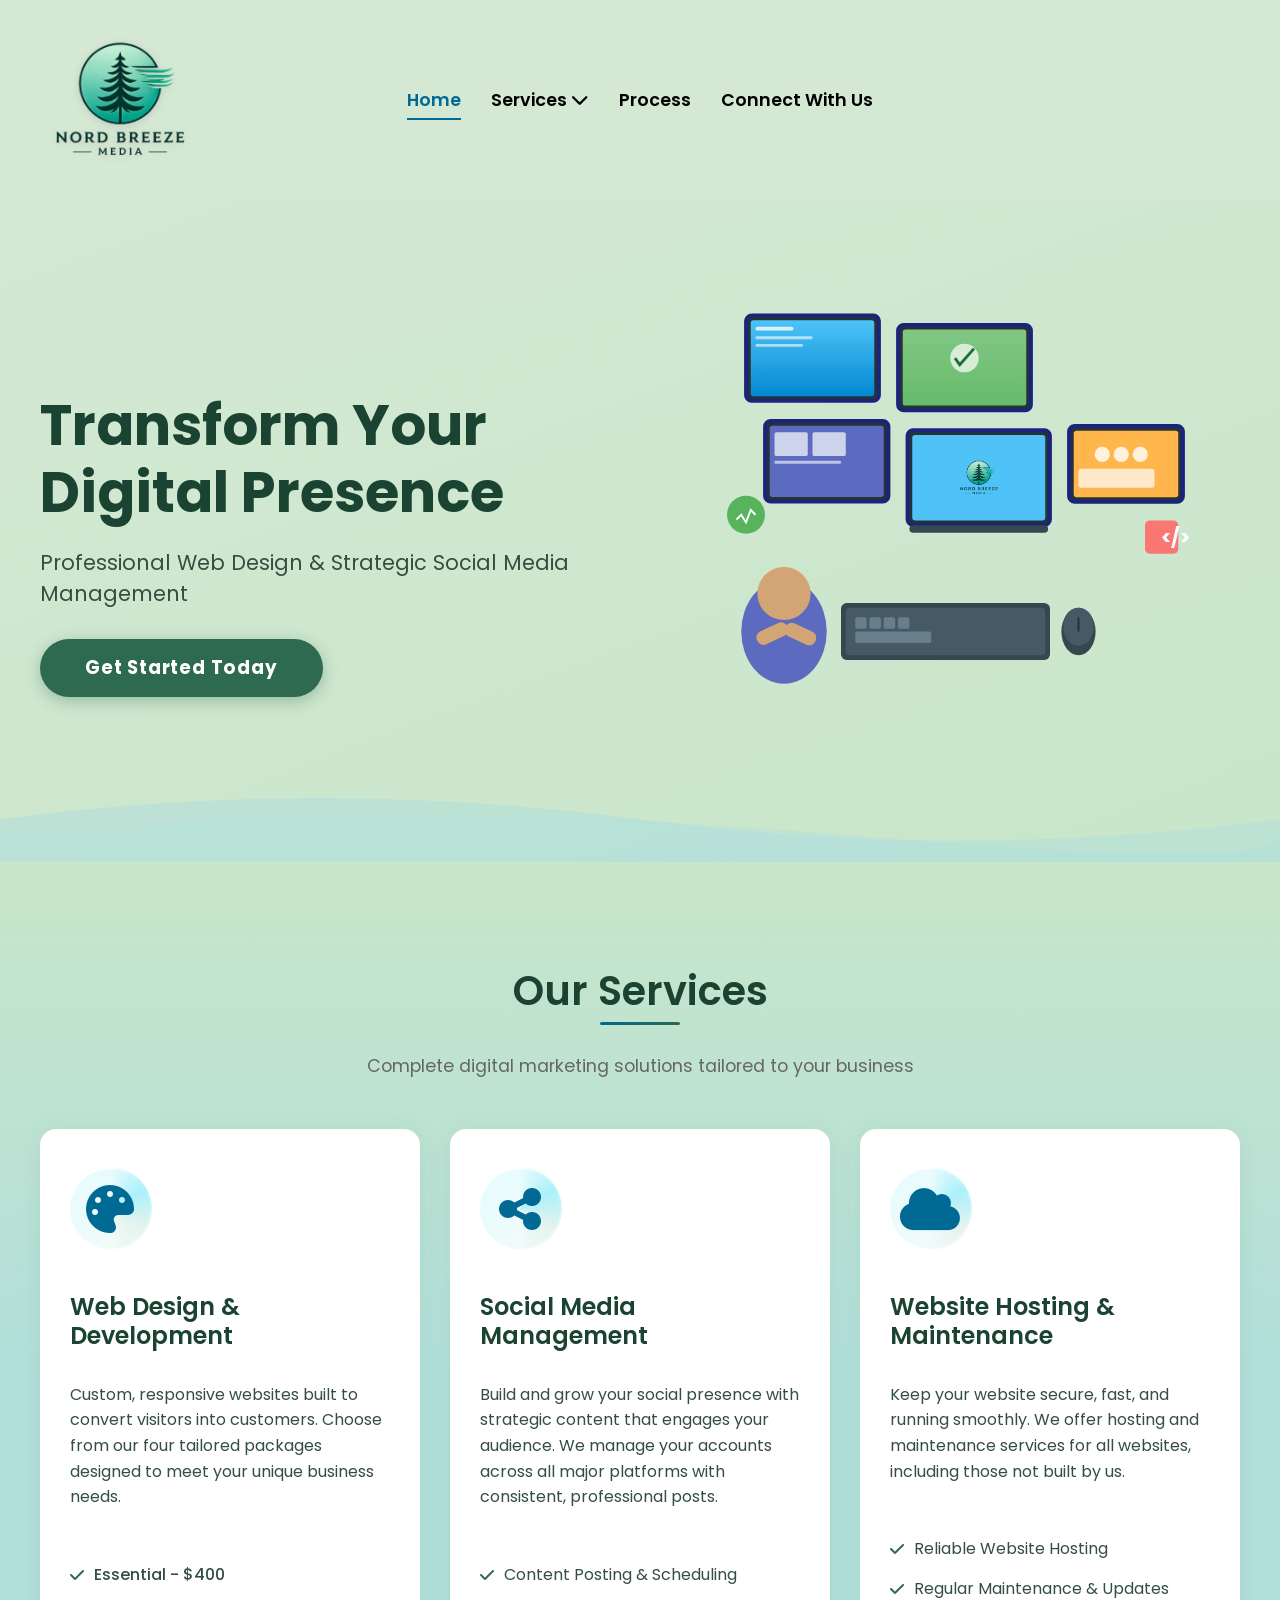
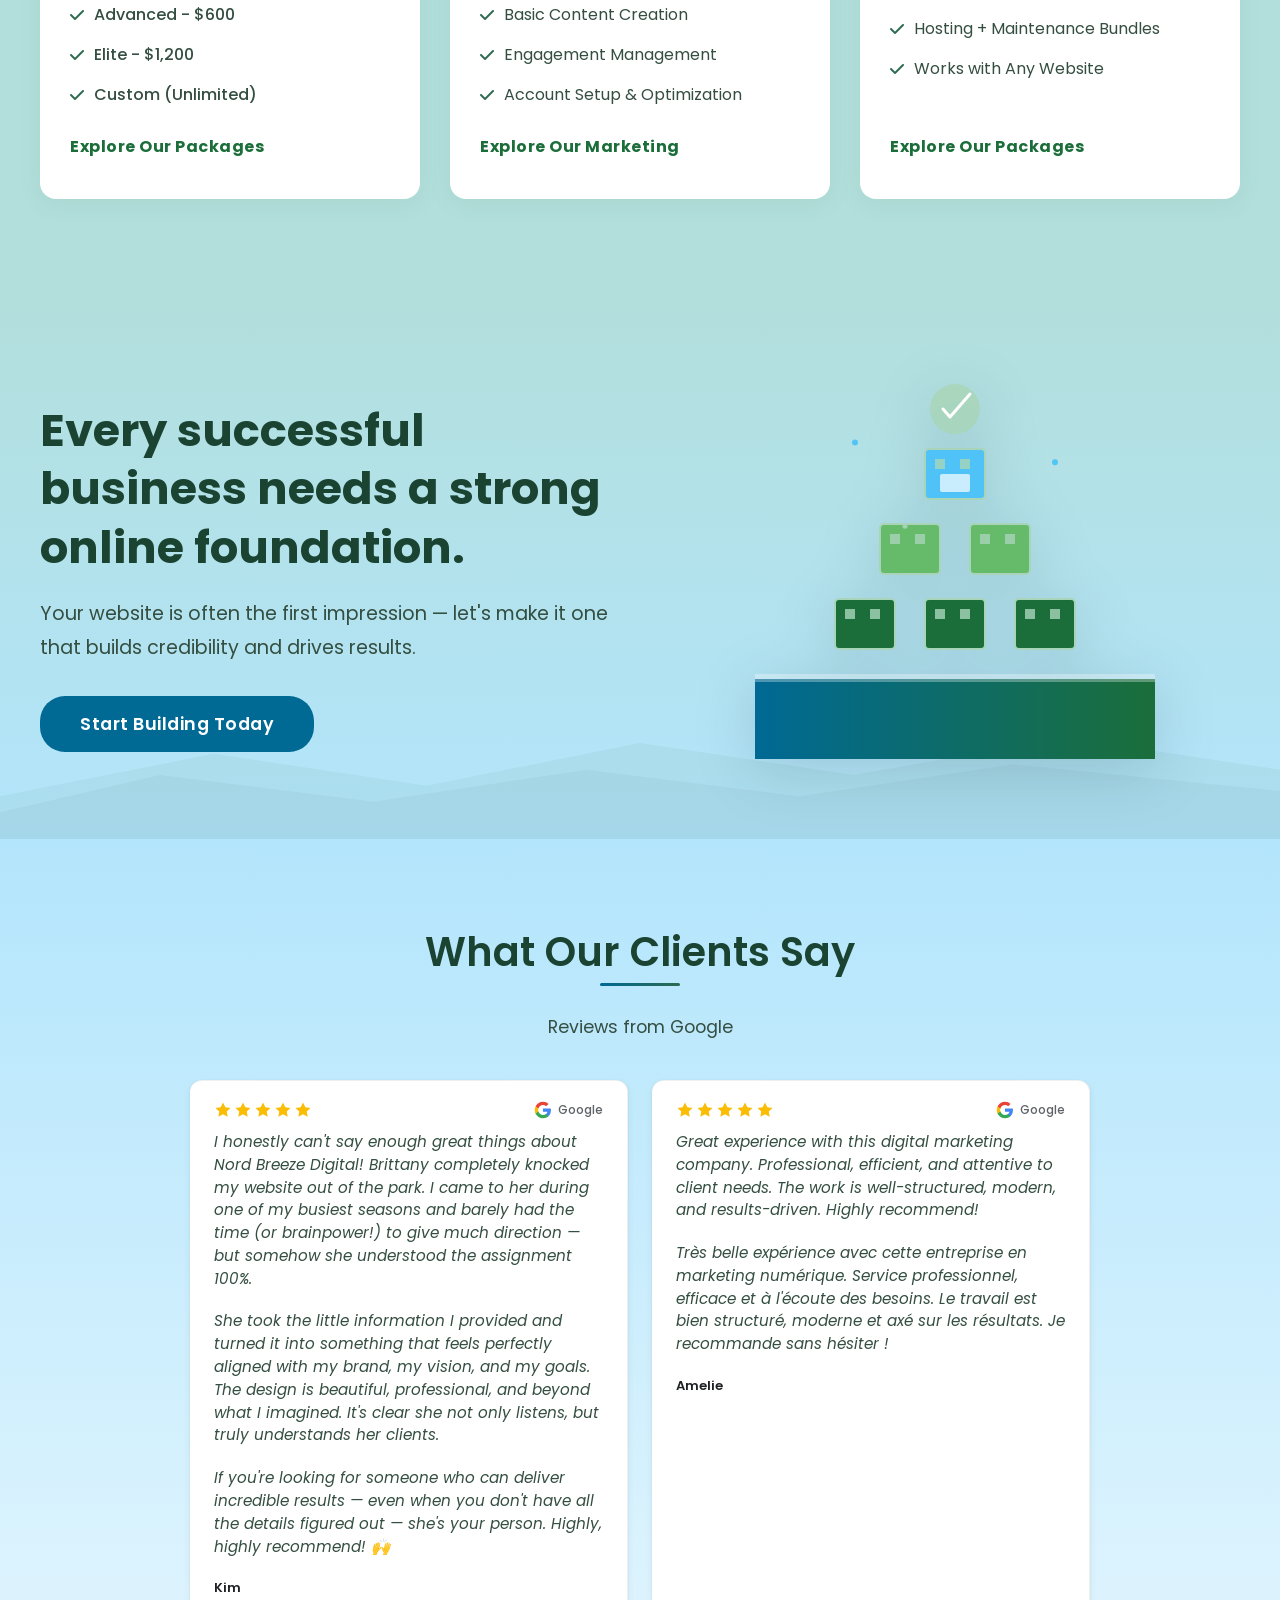
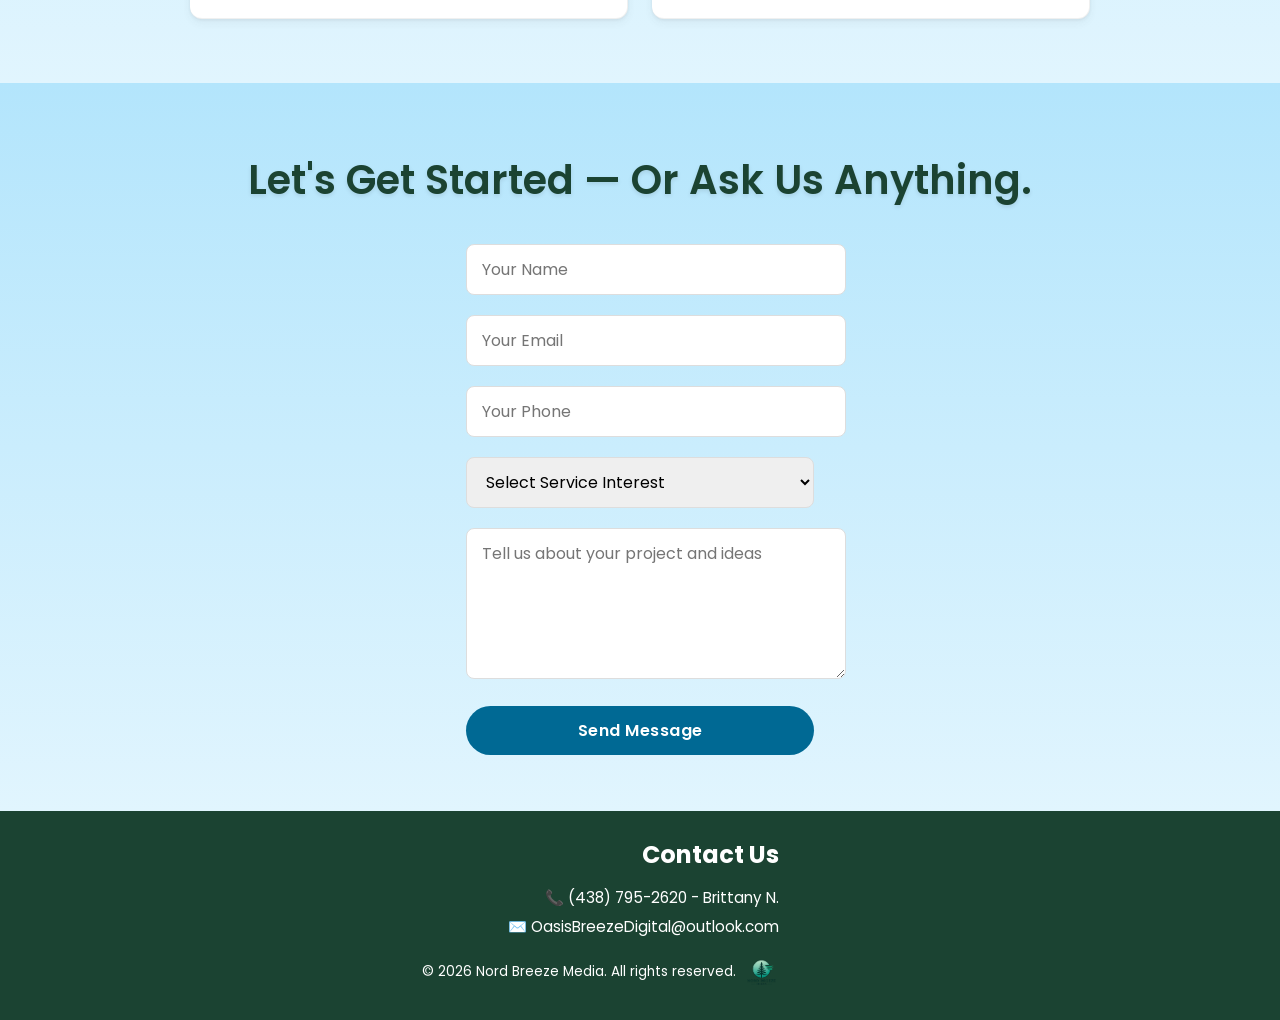
<file: index.html>
<!DOCTYPE html>
<html lang="en">
<head>
    <meta charset="UTF-8">
    <meta name="viewport" content="width=device-width, initial-scale=1.0">
    <title>Nord Breeze Media - Web Design, Social Media & SEO Services</title>
    <!-- Critical: visible page even if styles.css fails to load -->
    <style>
        html, body { margin: 0; padding: 0; background: #e8f5e9; color: #1b4332; font-family: 'Poppins', sans-serif; min-height: 100vh; width: 100%; min-width: 100%; overflow-x: hidden; }
        body { font-size: 16px; line-height: 1.5; }
        a { color: #006994; }
        img { max-width: 100%; height: auto; }
        .navbar { background: #e8f5e9; padding: 10px 20px; box-shadow: none; }
        .hero { padding: 60px 20px; background: linear-gradient(160deg, #e8f5e9 0%, #c8e6c9 100%); min-height: 50vh; display: flex; align-items: center; }
        .container { max-width: 1200px; margin: 0 auto; padding: 0 20px; }
        .nav-brand img { height: 80px; display: block; }
    </style>
    <link href="https://fonts.googleapis.com/css2?family=Poppins:wght@400;500;600;700;800&display=swap" rel="stylesheet">
    <link rel="stylesheet" href="./styles.css?v=999">
    <link rel="stylesheet" href="https://cdnjs.cloudflare.com/ajax/libs/font-awesome/6.4.0/css/all.min.css">
    <link rel="icon" type="image/png" href="NORDBREEZEMEDIA.png">
</head>
<body>
    <!-- Navigation -->
    <nav class="navbar">
        <div class="container">
            <div class="nav-brand">
                <img src="NORDBREEZEMEDIA.png" alt="Nord Breeze Media Logo">
            </div>
            <ul class="nav-menu">
                <li><a href="#home">Home</a></li>
                <li class="dropdown">
                    <a href="packages.html" class="dropdown-toggle">Services <i class="fas fa-chevron-down"></i></a>
                    <ul class="dropdown-menu">
                        <li><a href="packages.html">Web Design Packages</a></li>
                        <li><a href="seo-packages.html">SEO Packages</a></li>
                        <li><a href="social-media-services.html">Social Media Management</a></li>
                    </ul>
                </li>
                <li><a href="process.html">Process</a></li>
                <li><a href="#contact">Connect With Us</a></li>
            </ul>
            <div id="google_translate_element" class="translate-widget"></div>
            <div class="hamburger">
                <span></span>
                <span></span>
                <span></span>
            </div>
        </div>
    </nav>

    <!-- Hero Section -->
    <section id="home" class="hero">
        <div class="hero-content">
            <div class="hero-text">
                <h2>Transform Your Digital Presence</h2>
                <p>Professional Web Design & Strategic Social Media Management</p>
                <a href="#contact" class="btn btn-primary btn-flash">Get Started Today</a>
            </div>
            <div class="hero-icon">
                <svg viewBox="0 0 600 500" xmlns="http://www.w3.org/2000/svg" class="team-illustration">
                    <defs>
                        <linearGradient id="screen1" x1="0%" y1="0%" x2="0%" y2="100%">
                            <stop offset="0%" style="stop-color:#4FC3F7;stop-opacity:1" />
                            <stop offset="100%" style="stop-color:#0288D1;stop-opacity:1" />
                        </linearGradient>
                        <linearGradient id="screen2" x1="0%" y1="0%" x2="0%" y2="100%">
                            <stop offset="0%" style="stop-color:#81C784;stop-opacity:1" />
                            <stop offset="100%" style="stop-color:#66BB6A;stop-opacity:1" />
                        </linearGradient>
                    </defs>
                    <!-- Top Monitors -->
                    <g class="monitor-top-left">
                        <rect x="80" y="40" width="140" height="90" rx="6" fill="#263238" stroke="#1A237E" stroke-width="4"/>
                        <rect x="85" y="45" width="130" height="80" rx="3" fill="url(#screen1)"/>
                        <rect x="90" y="52" width="40" height="4" rx="2" fill="white" opacity="0.8"/>
                        <rect x="90" y="62" width="60" height="3" rx="1" fill="white" opacity="0.6"/>
                        <rect x="90" y="70" width="50" height="3" rx="1" fill="white" opacity="0.6"/>
                        <animateTransform attributeName="transform" type="translate" values="0,0; 0,-3; 0,0" dur="3s" repeatCount="indefinite"/>
                    </g>
                    <g class="monitor-top-right">
                        <rect x="240" y="50" width="140" height="90" rx="6" fill="#263238" stroke="#1A237E" stroke-width="4"/>
                        <rect x="245" y="55" width="130" height="80" rx="3" fill="url(#screen2)"/>
                        <circle cx="310" cy="85" r="15" fill="white" opacity="0.7"/>
                        <path d="M 300,85 L 305,92 L 320,75" stroke="#1B6E3A" stroke-width="3" fill="none"/>
                        <animateTransform attributeName="transform" type="translate" values="0,0; 0,-3; 0,0" dur="3.5s" repeatCount="indefinite"/>
                    </g>
                    <!-- Bottom Monitors -->
                    <g class="monitor-bottom-left">
                        <rect x="100" y="150" width="130" height="85" rx="6" fill="#263238" stroke="#1A237E" stroke-width="4"/>
                        <rect x="105" y="155" width="120" height="75" rx="3" fill="#5C6BC0"/>
                        <rect x="110" y="162" width="35" height="25" rx="2" fill="white" opacity="0.7"/>
                        <rect x="150" y="162" width="35" height="25" rx="2" fill="white" opacity="0.7"/>
                        <rect x="110" y="192" width="70" height="3" rx="1" fill="white" opacity="0.6"/>
                        <animateTransform attributeName="transform" type="translate" values="0,0; 0,-2; 0,0" dur="2.8s" repeatCount="indefinite"/>
                    </g>
                    <g class="monitor-center">
                        <rect x="250" y="160" width="150" height="100" rx="6" fill="#263238" stroke="#1A237E" stroke-width="4"/>
                        <rect x="255" y="165" width="140" height="90" rx="3" fill="#4FC3F7"/>
                        <image href="NORDBREEZEMEDIA.png" x="275" y="185" width="100" height="50" opacity="0.95"/>
                        <rect x="252" y="260" width="146" height="8" rx="4" fill="#37474F"/>
                        <animateTransform attributeName="transform" type="translate" values="0,0; 0,-2; 0,0" dur="3.2s" repeatCount="indefinite"/>
                    </g>
                    <g class="monitor-bottom-right">
                        <rect x="420" y="155" width="120" height="80" rx="6" fill="#263238" stroke="#1A237E" stroke-width="4"/>
                        <rect x="425" y="160" width="110" height="70" rx="3" fill="#FFB74D"/>
                        <circle cx="455" cy="185" r="8" fill="white" opacity="0.8"/>
                        <circle cx="475" cy="185" r="8" fill="white" opacity="0.8"/>
                        <circle cx="495" cy="185" r="8" fill="white" opacity="0.8"/>
                        <rect x="430" y="200" width="80" height="20" rx="3" fill="white" opacity="0.7"/>
                        <animateTransform attributeName="transform" type="translate" values="0,0; 0,-2; 0,0" dur="2.5s" repeatCount="indefinite"/>
                    </g>
                    <!-- Keyboard -->
                    <rect x="180" y="340" width="220" height="60" rx="6" fill="#37474F"/>
                    <rect x="185" y="345" width="210" height="50" rx="4" fill="#455A64"/>
                    <g opacity="0.7">
                        <rect x="195" y="355" width="12" height="12" rx="2" fill="#78909C"/>
                        <rect x="210" y="355" width="12" height="12" rx="2" fill="#78909C"/>
                        <rect x="225" y="355" width="12" height="12" rx="2" fill="#78909C"/>
                        <rect x="240" y="355" width="12" height="12" rx="2" fill="#78909C"/>
                        <rect x="195" y="370" width="80" height="12" rx="2" fill="#78909C"/>
                    </g>
                    <!-- Mouse -->
                    <ellipse cx="430" cy="370" rx="18" ry="25" fill="#37474F"/>
                    <ellipse cx="430" cy="365" rx="16" ry="20" fill="#455A64"/>
                    <line x1="430" y1="355" x2="430" y2="370" stroke="#263238" stroke-width="2"/>
                    <!-- Person -->
                    <g>
                        <ellipse cx="120" cy="370" rx="45" ry="55" fill="#5C6BC0"/>
                        <circle cx="120" cy="330" r="28" fill="#D4A574"/>
                        <rect x="90" y="365" width="35" height="15" rx="7" fill="#D4A574" transform="rotate(-25 107 372)"/>
                        <rect x="120" y="365" width="35" height="15" rx="7" fill="#D4A574" transform="rotate(25 137 372)"/>
                    </g>
                    <!-- Floating icons -->
                    <g class="icon-analytics">
                        <circle cx="80" cy="250" r="20" fill="#4CAF50" opacity="0.9"/>
                        <path d="M 70,255 L 75,250 L 80,258 L 85,245 L 90,250" stroke="white" stroke-width="2" fill="none"/>
                        <animateTransform attributeName="transform" type="translate" values="0,0; 0,-8; 0,0" dur="2s" repeatCount="indefinite"/>
                    </g>
                    <g class="icon-code">
                        <rect x="500" y="260" width="35" height="35" rx="5" fill="#FF6B6B" opacity="0.9"/>
                        <text x="517" y="285" font-size="20" fill="white" font-weight="bold">&lt;/&gt;</text>
                        <animateTransform attributeName="transform" type="translate" values="0,0; 0,-10; 0,0" dur="2.5s" repeatCount="indefinite"/>
                    </g>
                </svg>
            </div>
        </div>
    </section>

    <!-- Services Section -->
    <section id="services" class="services">
        <div class="container">
            <h2>Our Services</h2>
            <p class="section-subtitle">Complete digital marketing solutions tailored to your business</p>
            
            <div class="services-grid">
                <div class="service-card">
                    <div class="service-icon">
                        <i class="fas fa-palette"></i>
                    </div>
                    <h3>Web Design & Development</h3>
                    <p>Custom, responsive websites built to convert visitors into customers. Choose from our four tailored packages designed to meet your unique business needs.</p>
                    <ul class="features">
                        <li><i class="fas fa-check"></i> <a href="drift-package.html">Essential - $400</a></li>
                        <li><i class="fas fa-check"></i> <a href="current-package.html">Advanced - $600</a></li>
                        <li><i class="fas fa-check"></i> <a href="boreal-package.html">Elite - $1,200</a></li>
                        <li><i class="fas fa-check"></i> <a href="aurora-package.html">Custom (Unlimited)</a></li>
                    </ul>
                    <a href="packages.html" class="btn btn-primary">Explore Our Packages</a>
                </div>

                <div class="service-card">
                    <div class="service-icon">
                        <i class="fas fa-share-alt"></i>
                    </div>
                    <h3>Social Media Management</h3>
                    <p>Build and grow your social presence with strategic content that engages your audience. We manage your accounts across all major platforms with consistent, professional posts.</p>
                    <ul class="features">
                        <li><i class="fas fa-check"></i> Content Posting & Scheduling</li>
                        <li><i class="fas fa-check"></i> Basic Content Creation</li>
                        <li><i class="fas fa-check"></i> Engagement Management</li>
                        <li><i class="fas fa-check"></i> Account Setup & Optimization</li>
                    </ul>
                    <a href="social-media-services.html" class="btn btn-primary">Explore Our Marketing</a>
                </div>

                <div class="service-card">
                    <div class="service-icon">
                        <i class="fas fa-cloud"></i>
                    </div>
                    <h3>Website Hosting & Maintenance</h3>
                    <p>Keep your website secure, fast, and running smoothly. We offer hosting and maintenance services for all websites, including those not built by us.</p>
                    <ul class="features">
                        <li><i class="fas fa-check"></i> Reliable Website Hosting</li>
                        <li><i class="fas fa-check"></i> Regular Maintenance & Updates</li>
                        <li><i class="fas fa-check"></i> Hosting + Maintenance Bundles</li>
                        <li><i class="fas fa-check"></i> Works with Any Website</li>
                    </ul>
                    <a href="#services" class="btn btn-primary">Explore Our Packages</a>
                </div>
            </div>
        </div>
    </section>

    <!-- Foundation Section -->
    <section class="foundation-section">
        <div class="container">
            <div class="foundation-content">
                <div class="foundation-text">
                    <h2>Every successful business needs a strong online foundation.</h2>
                    <p>Your website is often the first impression — let's make it one that builds credibility and drives results.</p>
                    <a href="#contact" class="btn btn-primary btn-large">Start Building Today</a>
                </div>
                
                <div class="foundation-illustration">
                    <svg viewBox="0 0 400 400" xmlns="http://www.w3.org/2000/svg" class="foundation-svg">
                        <defs>
                            <linearGradient id="buildGrad" x1="0%" y1="0%" x2="0%" y2="100%">
                                <stop offset="0%" style="stop-color:#4FC3F7;stop-opacity:1" />
                                <stop offset="100%" style="stop-color:#00897B;stop-opacity:1" />
                            </linearGradient>
                            <linearGradient id="foundationGrad" x1="0%" y1="0%" x2="100%" y2="0%">
                                <stop offset="0%" style="stop-color:#006994;stop-opacity:1" />
                                <stop offset="100%" style="stop-color:#1B6E3A;stop-opacity:1" />
                            </linearGradient>
                        </defs>
                        
                        <!-- Foundation/Ground -->
                        <rect x="0" y="320" width="400" height="80" fill="url(#foundationGrad)"/>
                        <rect x="0" y="315" width="400" height="8" fill="rgba(255,255,255,0.3)"/>
                        
                        <!-- Building blocks representing growth -->
                        <!-- Level 1 (Bottom) -->
                        <g class="block-1">
                            <rect x="80" y="240" width="60" height="50" rx="4" fill="#1B6E3A" stroke="#A8D5BA" stroke-width="2"/>
                            <rect x="90" y="250" width="10" height="10" fill="#A8D5BA" opacity="0.8"/>
                            <rect x="115" y="250" width="10" height="10" fill="#A8D5BA" opacity="0.8"/>
                        </g>
                        
                        <g class="block-2">
                            <rect x="170" y="240" width="60" height="50" rx="4" fill="#1B6E3A" stroke="#A8D5BA" stroke-width="2"/>
                            <rect x="180" y="250" width="10" height="10" fill="#A8D5BA" opacity="0.8"/>
                            <rect x="205" y="250" width="10" height="10" fill="#A8D5BA" opacity="0.8"/>
                        </g>
                        
                        <g class="block-3">
                            <rect x="260" y="240" width="60" height="50" rx="4" fill="#1B6E3A" stroke="#A8D5BA" stroke-width="2"/>
                            <rect x="270" y="250" width="10" height="10" fill="#A8D5BA" opacity="0.8"/>
                            <rect x="295" y="250" width="10" height="10" fill="#A8D5BA" opacity="0.8"/>
                        </g>
                        
                        <!-- Level 2 -->
                        <g class="block-4">
                            <rect x="125" y="165" width="60" height="50" rx="4" fill="#66BB6A" stroke="#A8D5BA" stroke-width="2"/>
                            <rect x="135" y="175" width="10" height="10" fill="#A8D5BA" opacity="0.8"/>
                            <rect x="160" y="175" width="10" height="10" fill="#A8D5BA" opacity="0.8"/>
                        </g>
                        
                        <g class="block-5">
                            <rect x="215" y="165" width="60" height="50" rx="4" fill="#66BB6A" stroke="#A8D5BA" stroke-width="2"/>
                            <rect x="225" y="175" width="10" height="10" fill="#A8D5BA" opacity="0.8"/>
                            <rect x="250" y="175" width="10" height="10" fill="#A8D5BA" opacity="0.8"/>
                        </g>
                        
                        <!-- Level 3 -->
                        <g class="block-6">
                            <rect x="170" y="90" width="60" height="50" rx="4" fill="#4FC3F7" stroke="#A8D5BA" stroke-width="2"/>
                            <rect x="180" y="100" width="10" height="10" fill="#A8D5BA" opacity="0.8"/>
                            <rect x="205" y="100" width="10" height="10" fill="#A8D5BA" opacity="0.8"/>
                            <!-- Website icon -->
                            <rect x="185" y="115" width="30" height="18" fill="white" opacity="0.7" rx="2"/>
                        </g>
                        
                        <!-- Top - Success symbol -->
                        <g class="success-icon">
                            <circle cx="200" cy="50" r="25" fill="#A8D5BA" opacity="0.9"/>
                            <path d="M 188,50 L 195,58 L 215,35" stroke="white" stroke-width="3" fill="none" stroke-linecap="round" stroke-linejoin="round"/>
                        </g>
                        
                        <!-- Floating light particles -->
                        <circle cx="100" cy="120" r="3" fill="#4FC3F7" opacity="0.6">
                            <animate attributeName="cy" values="120;80;120" dur="3s" repeatCount="indefinite"/>
                            <animate attributeName="opacity" values="0.6;1;0.6" dur="3s" repeatCount="indefinite"/>
                        </circle>
                        
                        <circle cx="300" cy="150" r="3" fill="#4FC3F7" opacity="0.6">
                            <animate attributeName="cy" values="150;100;150" dur="3.5s" repeatCount="indefinite"/>
                            <animate attributeName="opacity" values="0.6;1;0.6" dur="3.5s" repeatCount="indefinite"/>
                        </circle>
                        
                        <circle cx="150" cy="200" r="2.5" fill="#A8D5BA" opacity="0.5">
                            <animate attributeName="cy" values="200;160;200" dur="4s" repeatCount="indefinite"/>
                            <animate attributeName="opacity" values="0.5;1;0.5" dur="4s" repeatCount="indefinite"/>
                        </circle>
                    </svg>
                </div>
            </div>
        </div>
    </section>

    <!-- Testimonials Section - Google reviews style -->
    <section class="testimonials">
        <div class="container">
            <h2>What Our Clients Say</h2>
            <p class="section-subtitle">Reviews from Google</p>
            
            <div class="testimonials-grid testimonials-google">
                <div class="testimonial-card google-review-card">
                    <div class="google-review-header">
                        <div class="google-stars" aria-label="5 out of 5 stars">
                            <span class="google-star" aria-hidden="true"></span>
                            <span class="google-star" aria-hidden="true"></span>
                            <span class="google-star" aria-hidden="true"></span>
                            <span class="google-star" aria-hidden="true"></span>
                            <span class="google-star" aria-hidden="true"></span>
                        </div>
                        <span class="google-badge">
                            <svg class="google-icon" viewBox="0 0 24 24" xmlns="http://www.w3.org/2000/svg"><path fill="#4285F4" d="M22.56 12.25c0-.78-.07-1.53-.2-2.25H12v4.26h5.92c-.26 1.37-1.04 2.53-2.21 3.31v2.77h3.57c2.08-1.92 3.28-4.74 3.28-8.09z"/><path fill="#34A853" d="M12 23c2.97 0 5.46-.98 7.28-2.66l-3.57-2.77c-.98.66-2.23 1.06-3.71 1.06-2.86 0-5.29-1.93-6.16-4.53H2.18v2.84C3.99 20.53 7.7 23 12 23z"/><path fill="#FBBC05" d="M5.84 14.09c-.22-.66-.35-1.36-.35-2.09s.13-1.43.35-2.09V7.07H2.18C1.43 8.55 1 10.22 1 12s.43 3.45 1.18 4.93l2.85-2.22.81-.62z"/><path fill="#EA4335" d="M12 5.38c1.62 0 3.06.56 4.21 1.64l3.15-3.15C17.45 2.09 14.97 1 12 1 7.7 1 3.99 3.47 2.18 7.07l3.66 2.84c.87-2.6 3.3-4.53 6.16-4.53z"/></svg>
                            Google
                        </span>
                    </div>
                    <p class="google-review-text">I honestly can't say enough great things about Nord Breeze Digital! Brittany completely knocked my website out of the park. I came to her during one of my busiest seasons and barely had the time (or brainpower!) to give much direction — but somehow she understood the assignment 100%.</p>
                    <p class="google-review-text">She took the little information I provided and turned it into something that feels perfectly aligned with my brand, my vision, and my goals. The design is beautiful, professional, and beyond what I imagined. It's clear she not only listens, but truly understands her clients.</p>
                    <p class="google-review-text">If you're looking for someone who can deliver incredible results — even when you don't have all the details figured out — she's your person. Highly, highly recommend! 🙌</p>
                    <div class="google-review-meta">
                        <span class="google-reviewer-name">Kim</span>
                    </div>
                </div>

                <div class="testimonial-card google-review-card">
                    <div class="google-review-header">
                        <div class="google-stars" aria-label="5 out of 5 stars">
                            <span class="google-star" aria-hidden="true"></span>
                            <span class="google-star" aria-hidden="true"></span>
                            <span class="google-star" aria-hidden="true"></span>
                            <span class="google-star" aria-hidden="true"></span>
                            <span class="google-star" aria-hidden="true"></span>
                        </div>
                        <span class="google-badge">
                            <svg class="google-icon" viewBox="0 0 24 24" xmlns="http://www.w3.org/2000/svg"><path fill="#4285F4" d="M22.56 12.25c0-.78-.07-1.53-.2-2.25H12v4.26h5.92c-.26 1.37-1.04 2.53-2.21 3.31v2.77h3.57c2.08-1.92 3.28-4.74 3.28-8.09z"/><path fill="#34A853" d="M12 23c2.97 0 5.46-.98 7.28-2.66l-3.57-2.77c-.98.66-2.23 1.06-3.71 1.06-2.86 0-5.29-1.93-6.16-4.53H2.18v2.84C3.99 20.53 7.7 23 12 23z"/><path fill="#FBBC05" d="M5.84 14.09c-.22-.66-.35-1.36-.35-2.09s.13-1.43.35-2.09V7.07H2.18C1.43 8.55 1 10.22 1 12s.43 3.45 1.18 4.93l2.85-2.22.81-.62z"/><path fill="#EA4335" d="M12 5.38c1.62 0 3.06.56 4.21 1.64l3.15-3.15C17.45 2.09 14.97 1 12 1 7.7 1 3.99 3.47 2.18 7.07l3.66 2.84c.87-2.6 3.3-4.53 6.16-4.53z"/></svg>
                            Google
                        </span>
                    </div>
                    <p class="google-review-text">Great experience with this digital marketing company. Professional, efficient, and attentive to client needs. The work is well-structured, modern, and results-driven. Highly recommend!</p>
                    <p class="google-review-text">Très belle expérience avec cette entreprise en marketing numérique. Service professionnel, efficace et à l'écoute des besoins. Le travail est bien structuré, moderne et axé sur les résultats. Je recommande sans hésiter !</p>
                    <div class="google-review-meta">
                        <span class="google-reviewer-name">Amelie</span>
                    </div>
                </div>
            </div>

        </div>
    </section>

    <!-- Contact Section -->
    <section id="contact" class="contact">
        <div class="container">
            <h2>Let's Get Started — Or Ask Us Anything.</h2>
            
            <div class="contact-form-wrapper">
                <!-- Background Illustration -->
                <div class="contact-illustration">
                    <svg viewBox="0 0 400 350" xmlns="http://www.w3.org/2000/svg" class="contact-svg">
                        <defs>
                            <linearGradient id="screenGlow" x1="0%" y1="0%" x2="0%" y2="100%">
                                <stop offset="0%" style="stop-color:#4FC3F7;stop-opacity:1" />
                                <stop offset="100%" style="stop-color:#0288D1;stop-opacity:1" />
                            </linearGradient>
                            <linearGradient id="callPulse" x1="0%" y1="0%" x2="100%" y2="0%">
                                <stop offset="0%" style="stop-color:#00D9FF;stop-opacity:0.8" />
                                <stop offset="50%" style="stop-color:#4FC3F7;stop-opacity:1" />
                                <stop offset="100%" style="stop-color:#00D9FF;stop-opacity:0.8" />
                            </linearGradient>
                        </defs>
                        
                        <!-- Desk -->
                        <rect x="50" y="280" width="300" height="60" rx="4" fill="#9575CD" opacity="0.8"/>
                        
                        <!-- Monitor -->
                        <rect x="120" y="140" width="160" height="110" rx="6" fill="#263238" stroke="#1A237E" stroke-width="3"/>
                        <rect x="125" y="145" width="150" height="100" rx="3" fill="url(#screenGlow)"/>
                        <!-- Logo on monitor screen -->
                        <image x="155" y="175" width="90" height="40" href="NORDBREEZEMEDIA.png" opacity="0.95"/>
                        
                        <!-- Screen Content Lines -->
                        <rect x="135" y="160" width="60" height="4" rx="2" fill="white" opacity="0.9">
                            <animate attributeName="opacity" values="0.9;0.5;0.9" dur="2s" repeatCount="indefinite"/>
                        </rect>
                        <rect x="135" y="170" width="80" height="3" rx="1" fill="white" opacity="0.7"/>
                        <rect x="135" y="178" width="70" height="3" rx="1" fill="white" opacity="0.7"/>
                        
                        <!-- Monitor Stand -->
                        <rect x="190" y="250" width="20" height="30" fill="#37474F"/>
                        <rect x="170" y="275" width="60" height="8" rx="4" fill="#455A64"/>
                        
                        <!-- Person (simplified female figure) -->
                        <!-- Head -->
                        <circle cx="80" cy="220" r="18" fill="#FFD1A4"/>
                        <!-- Hair -->
                        <path d="M 62,215 Q 62,200 80,200 Q 98,200 98,215 L 98,225 Q 95,230 80,228 Q 65,230 62,225 Z" fill="#8D6E63"/>
                        <!-- Body -->
                        <rect x="65" y="238" width="30" height="42" rx="8" fill="#81C784"/>
                        <!-- Arms -->
                        <rect x="50" y="245" width="18" height="8" rx="4" fill="#FFD1A4" transform="rotate(-10 59 249)"/>
                        <rect x="92" y="245" width="35" height="8" rx="4" fill="#FFD1A4">
                            <animateTransform attributeName="transform" type="rotate" values="0 110 249; -5 110 249; 0 110 249" dur="2s" repeatCount="indefinite"/>
                        </rect>
                        
                        <!-- Laptop on Desk -->
                        <rect x="130" y="270" width="70" height="4" fill="#546E7A"/>
                        <rect x="135" y="255" width="60" height="18" rx="2" fill="#263238"/>
                        <rect x="138" y="257" width="54" height="14" fill="#4FC3F7" opacity="0.9"/>
                        <!-- Logo on laptop screen -->
                        <image x="145" y="259" width="40" height="10" href="NORDBREEZEMEDIA.png" opacity="0.95"/>
                        
                        <!-- Incoming Call Animation -->
                        <g class="call-indicator">
                            <circle cx="320" cy="100" r="35" fill="url(#callPulse)" opacity="0.3">
                                <animate attributeName="r" values="35;50;35" dur="2s" repeatCount="indefinite"/>
                                <animate attributeName="opacity" values="0.3;0;0.3" dur="2s" repeatCount="indefinite"/>
                            </circle>
                            <circle cx="320" cy="100" r="25" fill="#00D9FF" opacity="0.8">
                                <animate attributeName="opacity" values="0.8;1;0.8" dur="1s" repeatCount="indefinite"/>
                            </circle>
                            <!-- Phone Icon -->
                            <path d="M 315,95 Q 312,92 315,89 L 318,86 Q 321,83 324,86 L 325,87 Q 328,90 326,93 L 325,95 Q 324,98 321,96 L 315,95 Z M 321,96 L 323,102 Q 324,105 321,106 L 319,106 Q 316,106 315,103 L 314,101" 
                                  fill="white" stroke="white" stroke-width="1.5"/>
                            <!-- Call waves -->
                            <path d="M 310,92 Q 306,96 306,100 Q 306,104 310,108" stroke="white" stroke-width="2" fill="none" opacity="0.8">
                                <animate attributeName="opacity" values="0;0.8;0" dur="2s" repeatCount="indefinite"/>
                            </path>
                            <path d="M 330,92 Q 334,96 334,100 Q 334,104 330,108" stroke="white" stroke-width="2" fill="none" opacity="0.8">
                                <animate attributeName="opacity" values="0;0.8;0" dur="2s" repeatCount="indefinite" begin="0.3s"/>
                            </path>
                        </g>
                        
                        <!-- Floating Message Bubbles -->
                        <g opacity="0.6">
                            <rect x="280" y="180" width="50" height="25" rx="8" fill="#A8D5BA">
                                <animateTransform attributeName="transform" type="translate" values="0,0; 0,-5; 0,0" dur="3s" repeatCount="indefinite"/>
                            </rect>
                            <rect x="285" y="185" width="15" height="3" rx="1" fill="white" opacity="0.9"/>
                            <rect x="285" y="190" width="25" height="3" rx="1" fill="white" opacity="0.9"/>
                            <rect x="285" y="195" width="20" height="3" rx="1" fill="white" opacity="0.9"/>
                        </g>
                    </svg>
                </div>
                
                <div class="contact-form">
                    <form id="contactForm">
                        <div class="form-group">
                            <input type="text" placeholder="Your Name" required>
                        </div>
                        <div class="form-group">
                            <input type="email" placeholder="Your Email" required>
                        </div>
                        <div class="form-group">
                            <input type="tel" placeholder="Your Phone">
                        </div>
                        <div class="form-group">
                            <select required>
                                <option value="">Select Service Interest</option>
                                <option value="web">Web Design</option>
                                <option value="social">Social Media Management</option>
                                <option value="seo">SEO Services</option>
                                <option value="all">All Services</option>
                            </select>
                        </div>
                        <div class="form-group">
                            <textarea placeholder="Tell us about your project and ideas" rows="5" required></textarea>
                        </div>
                        <button type="submit" class="btn btn-primary">Send Message</button>
                    </form>
                </div>
            </div>
        </div>
    </section>

    <!-- Footer -->
    <footer class="footer">
        <div class="container">
            <div class="footer-content">
                <div class="footer-left">
                    <!-- Empty -->
                </div>
                <div class="footer-right">
                    <div class="footer-contact-right">
                        <h3 class="footer-heading">Contact Us</h3>
                        <div class="footer-contact-info">
                            <a href="tel:4387952620" class="footer-link">📞 (438) 795-2620 - Brittany N.</a>
                            <a href="mailto:OasisBreezeDigital@outlook.com" class="footer-link">✉️ OasisBreezeDigital@outlook.com</a>
                            <div class="footer-simple">
                                <p class="footeropyright">&copy; 2026 Nord Breeze Media. All rights reserved.</p>
                                <img src="NORDBREEZEMEDIA.png" alt="Nord Breeze Media Logo" class="footer-logo">
                            </div>
                        </div>
                    </div>
                </div>
            </div>
        </div>
    </footer>

    <script>
        function googleTranslateElementInit() {
            new google.translate.TranslateElement(
                { pageLanguage: 'en', includedLanguages: 'en,fr', layout: google.translate.TranslateElement.InlineLayout.SIMPLE },
                'google_translate_element'
            );
        }
    </script>
    <script src="https://translate.google.com/translate_a/element.js?cb=googleTranslateElementInit"></script>
    <script src="./script.js"></script>
</body>
</html>
</file>
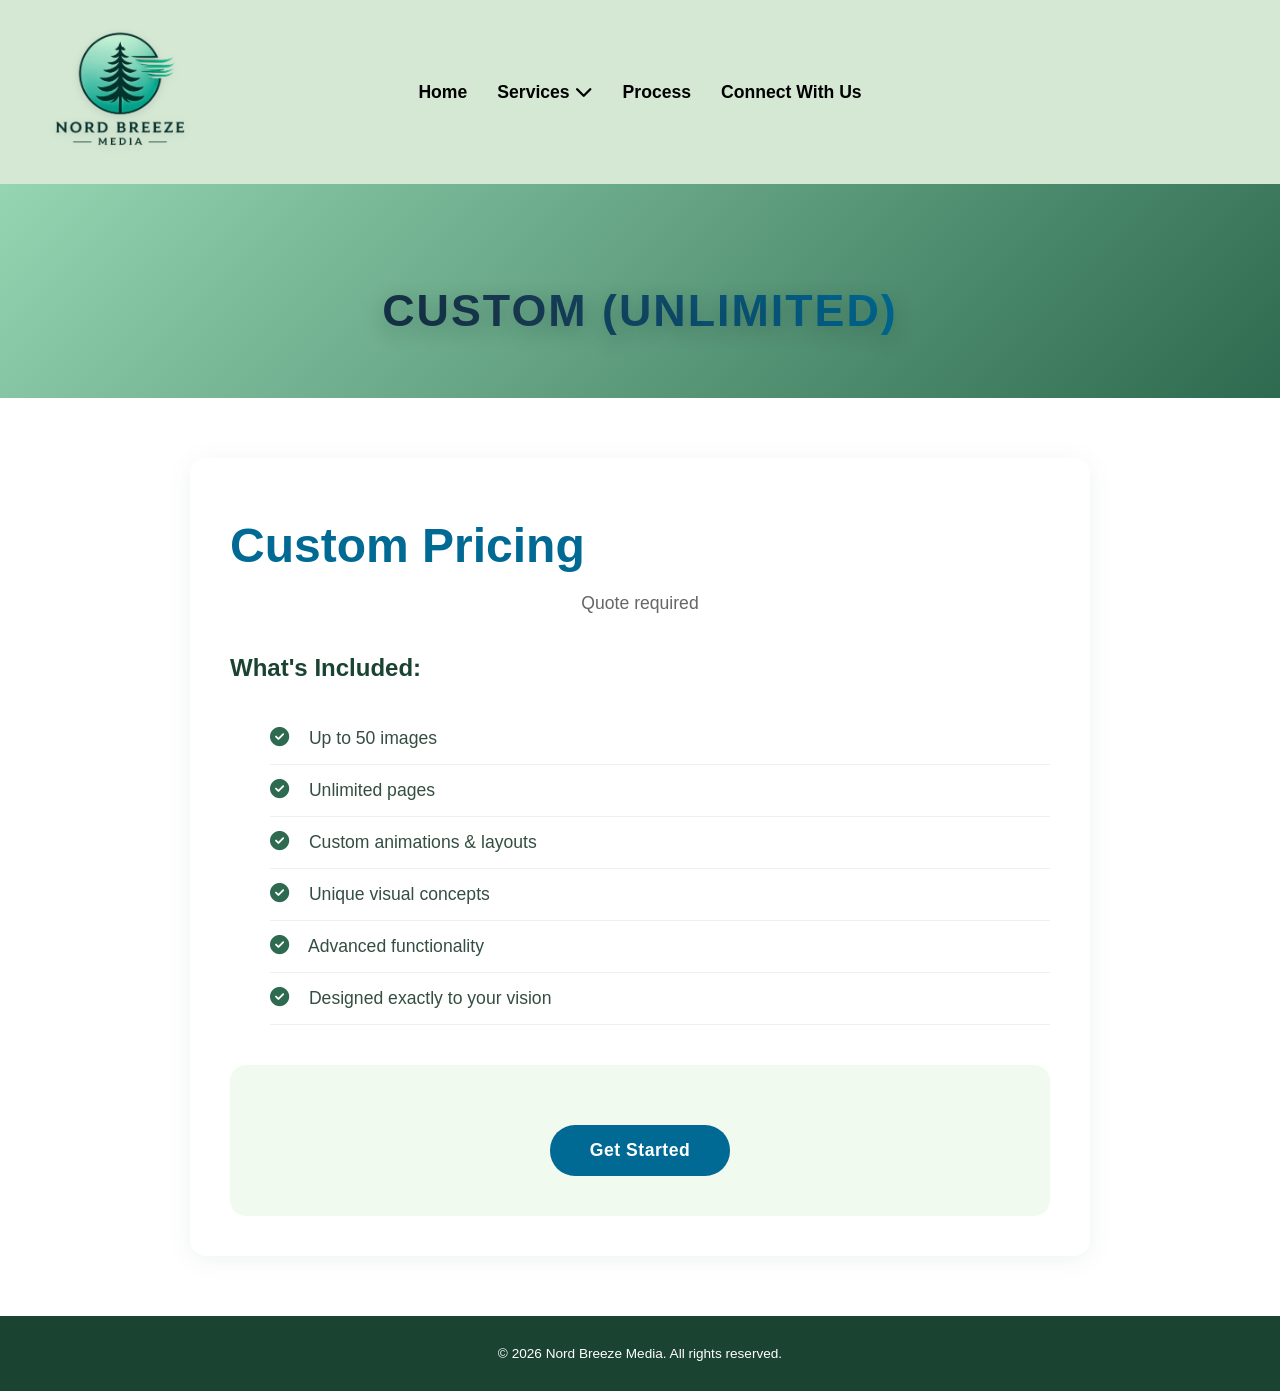
<file: aurora-package.html>
<!DOCTYPE html>
<html lang="en">
<head>
    <meta charset="UTF-8">
    <meta name="viewport" content="width=device-width, initial-scale=1.0">
    <title>Custom (Unlimited) - Nord Breeze Media</title>
    <link rel="stylesheet" href="styles.css">
    <link rel="stylesheet" href="https://cdnjs.cloudflare.com/ajax/libs/font-awesome/6.4.0/css/all.min.css">
    <link rel="icon" type="image/png" href="NORDBREEZEMEDIA.png">
    <style>
        .package-hero {
            background: linear-gradient(135deg, var(--breeze-green-light) 0%, var(--breeze-green) 100%);
            padding: 100px 20px 60px;
            text-align: center;
        }
        .package-hero h1 {
            font-size: 2.8rem;
            letter-spacing: 2px;
            text-transform: uppercase;
            font-weight: 800;
            background: linear-gradient(90deg, #0A1A24 0%, #1A3A52 40%, #006994 70%, #0A1A24 100%);
            -webkit-background-clip: text;
            background-clip: text;
            color: transparent;
            text-shadow: 0 6px 20px rgba(10, 26, 36, 0.25);
            margin: 0;
        }
        .package-details {
            max-width: 900px;
            margin: 60px auto;
            padding: 0 20px;
        }
        .package-card {
            background: white;
            padding: 40px;
            border-radius: var(--border-radius);
            box-shadow: var(--shadow);
            margin-bottom: 30px;
        }
        .price-tag {
            font-size: 3rem;
            color: var(--primary-color);
            font-weight: bold;
            margin: 20px 0;
        }
        .features-list {
            list-style: none;
            margin: 30px 0;
        }
        .features-list li {
            padding: 15px 0;
            border-bottom: 1px solid #eee;
            font-size: 1.1rem;
        }
        .features-list i {
            color: var(--success-color);
            margin-right: 15px;
            font-size: 1.2rem;
        }
        .cta-box {
            background: var(--light-color);
            padding: 40px;
            border-radius: var(--border-radius);
            text-align: center;
            margin-top: 40px;
        }
    </style>
</head>
<body>
    <!-- Navigation -->
    <nav class="navbar">
        <div class="container">
            <div class="nav-brand">
                <a href="index.html"><img src="NORDBREEZEMEDIA.png" alt="Nord Breeze Media Logo"></a>
            </div>
            <ul class="nav-menu">
                <li><a href="index.html#home">Home</a></li>
                <li class="dropdown">
                    <a href="packages.html" class="dropdown-toggle">Services <i class="fas fa-chevron-down"></i></a>
                    <ul class="dropdown-menu">
                        <li><a href="packages.html">Web Design Packages</a></li>
                        <li><a href="seo-packages.html">SEO Packages</a></li>
                        <li><a href="social-media-services.html">Social Media Management</a></li>
                    </ul>
                </li>
                <li><a href="process.html">Process</a></li>
                <li><a href="index.html#contact">Connect With Us</a></li>
            </ul>
            <div id="google_translate_element" class="translate-widget"></div>
        </div>
    </nav>

    <!-- Package Hero -->
    <section class="package-hero">
        <h1>Custom (Unlimited)</h1>
    </section>

    <!-- Package Details -->
    <section class="package-details">
        <div class="package-card">
            <div class="price-tag">Custom Pricing</div>
            <p style="text-align: center; color: #666; font-size: 1.1rem;">Quote required</p>
            
            <h3 style="margin-top: 40px;">What's Included:</h3>
            <ul class="features-list">
                <li><i class="fas fa-check-circle"></i> Up to 50 images</li>
                <li><i class="fas fa-check-circle"></i> Unlimited pages</li>
                <li><i class="fas fa-check-circle"></i> Custom animations & layouts</li>
                <li><i class="fas fa-check-circle"></i> Unique visual concepts</li>
                <li><i class="fas fa-check-circle"></i> Advanced functionality</li>
                <li><i class="fas fa-check-circle"></i> Designed exactly to your vision</li>
            </ul>

            <div class="cta-box">
                <a href="index.html#contact" class="btn btn-primary btn-large" style="margin-top: 20px;">Get Started</a>
            </div>
        </div>
    </section>

    <!-- Footer -->
    <footer class="footer">
        <div class="container">
            <p>&copy; 2026 Nord Breeze Media. All rights reserved.</p>
        </div>
    </footer>

    <script>
        function googleTranslateElementInit() {
            new google.translate.TranslateElement(
                { pageLanguage: 'en', includedLanguages: 'en,fr', layout: google.translate.TranslateElement.InlineLayout.SIMPLE },
                'google_translate_element'
            );
        }
    </script>
    <script src="https://translate.google.com/translate_a/element.js?cb=googleTranslateElementInit"></script>
</body>
</html>
</file>
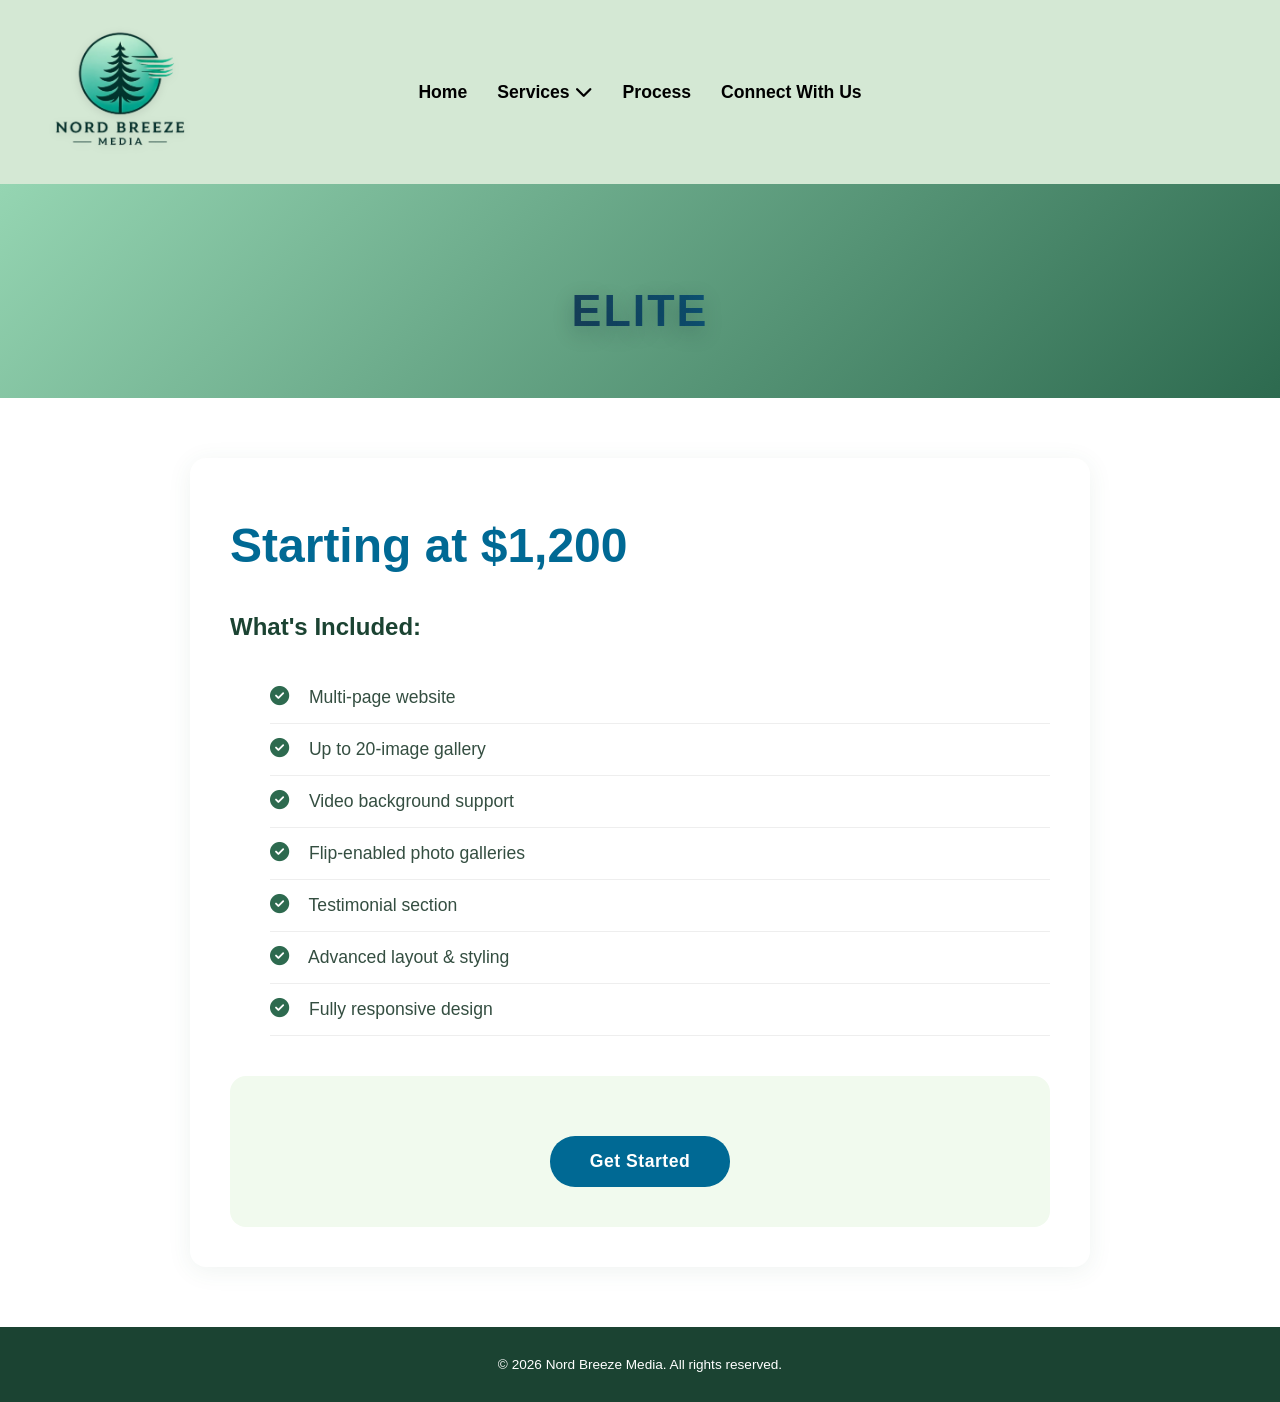
<file: boreal-package.html>
<!DOCTYPE html>
<html lang="en">
<head>
    <meta charset="UTF-8">
    <meta name="viewport" content="width=device-width, initial-scale=1.0">
    <title>Elite - Nord Breeze Media</title>
    <link rel="stylesheet" href="styles.css">
    <link rel="stylesheet" href="https://cdnjs.cloudflare.com/ajax/libs/font-awesome/6.4.0/css/all.min.css">
    <link rel="icon" type="image/png" href="NORDBREEZEMEDIA.png">
    <style>
        .package-hero {
            background: linear-gradient(135deg, var(--breeze-green-light) 0%, var(--breeze-green) 100%);
            padding: 100px 20px 60px;
            text-align: center;
        }
        .package-hero h1 {
            font-size: 2.8rem;
            letter-spacing: 2px;
            text-transform: uppercase;
            font-weight: 800;
            background: linear-gradient(90deg, #0A1A24 0%, #1A3A52 40%, #006994 70%, #0A1A24 100%);
            -webkit-background-clip: text;
            background-clip: text;
            color: transparent;
            text-shadow: 0 6px 20px rgba(10, 26, 36, 0.25);
            margin: 0;
        }
        .package-details {
            max-width: 900px;
            margin: 60px auto;
            padding: 0 20px;
        }
        .package-card {
            background: white;
            padding: 40px;
            border-radius: var(--border-radius);
            box-shadow: var(--shadow);
            margin-bottom: 30px;
        }
        .price-tag {
            font-size: 3rem;
            color: var(--primary-color);
            font-weight: bold;
            margin: 20px 0;
        }
        .features-list {
            list-style: none;
            margin: 30px 0;
        }
        .features-list li {
            padding: 15px 0;
            border-bottom: 1px solid #eee;
            font-size: 1.1rem;
        }
        .features-list i {
            color: var(--success-color);
            margin-right: 15px;
            font-size: 1.2rem;
        }
        .cta-box {
            background: var(--light-color);
            padding: 40px;
            border-radius: var(--border-radius);
            text-align: center;
            margin-top: 40px;
        }
    </style>
</head>
<body>
    <!-- Navigation -->
    <nav class="navbar">
        <div class="container">
            <div class="nav-brand">
                <a href="index.html"><img src="NORDBREEZEMEDIA.png" alt="Nord Breeze Media Logo"></a>
            </div>
            <ul class="nav-menu">
                <li><a href="index.html#home">Home</a></li>
                <li class="dropdown">
                    <a href="packages.html" class="dropdown-toggle">Services <i class="fas fa-chevron-down"></i></a>
                    <ul class="dropdown-menu">
                        <li><a href="packages.html">Web Design Packages</a></li>
                        <li><a href="seo-packages.html">SEO Packages</a></li>
                        <li><a href="social-media-services.html">Social Media Management</a></li>
                    </ul>
                </li>
                <li><a href="process.html">Process</a></li>
                <li><a href="index.html#contact">Connect With Us</a></li>
            </ul>
            <div id="google_translate_element" class="translate-widget"></div>
            <div class="hamburger">
                <span></span>
                <span></span>
                <span></span>
            </div>
        </div>
    </nav>

    <!-- Package Hero -->
    <section class="package-hero">
        <h1>Elite</h1>
    </section>

    <!-- Package Details -->
    <section class="package-details">
        <div class="package-card">
            <div class="price-tag">Starting at $1,200</div>
            
            <h3 style="margin-top: 40px;">What's Included:</h3>
            <ul class="features-list">
                <li><i class="fas fa-check-circle"></i> Multi-page website</li>
                <li><i class="fas fa-check-circle"></i> Up to 20-image gallery</li>
                <li><i class="fas fa-check-circle"></i> Video background support</li>
                <li><i class="fas fa-check-circle"></i> Flip-enabled photo galleries</li>
                <li><i class="fas fa-check-circle"></i> Testimonial section</li>
                <li><i class="fas fa-check-circle"></i> Advanced layout & styling</li>
                <li><i class="fas fa-check-circle"></i> Fully responsive design</li>
            </ul>

            <div class="cta-box">
                <a href="index.html#contact" class="btn btn-primary btn-large" style="margin-top: 20px;">Get Started</a>
            </div>
        </div>
    </section>

    <!-- Footer -->
    <footer class="footer">
        <div class="container">
            <p>&copy; 2026 Nord Breeze Media. All rights reserved.</p>
        </div>
    </footer>

    <script>
        function googleTranslateElementInit() {
            new google.translate.TranslateElement(
                { pageLanguage: 'en', includedLanguages: 'en,fr', layout: google.translate.TranslateElement.InlineLayout.SIMPLE },
                'google_translate_element'
            );
        }
    </script>
    <script src="https://translate.google.com/translate_a/element.js?cb=googleTranslateElementInit"></script>
</body>
</html>
</file>
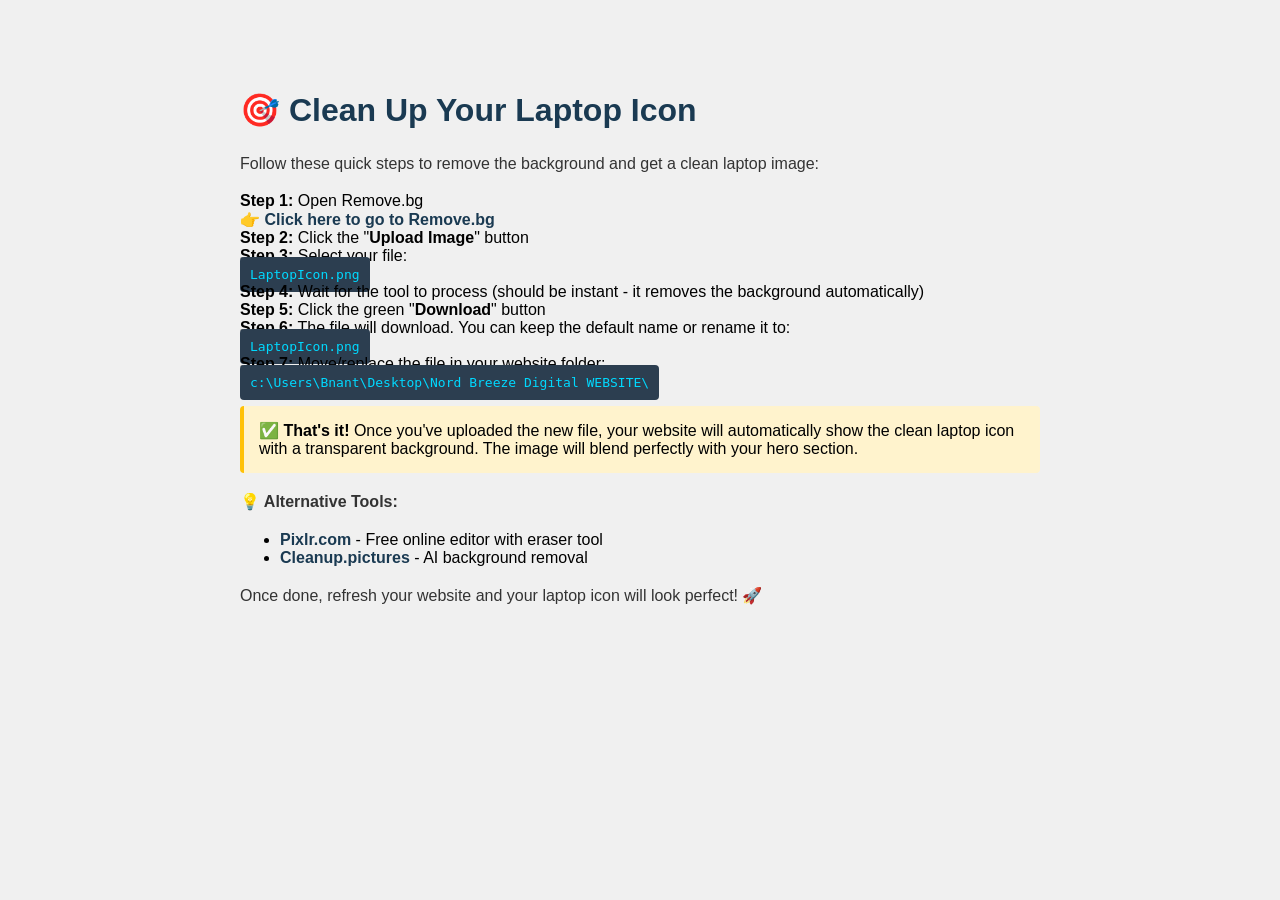
<file: clean_laptop_icon.html>
<!DOCTYPE html>
<html lang="en">
<head>
    <meta charset="UTF-8">
    <meta name="viewport" content="width=device-width, initial-scale=1.0">
    <title>Remove Laptop Icon Background - Nord Breeze Media</title>
    <style>
        body {
            font-family: Arial, sans-serif;
            max-width: 800px;
            margin: 50px auto;
            padding: 20px;
            background: #f0f0f0;
        }c:\Users\Bnant\Downloads\updatedlaptop.png
        .container {
            background: white;
            padding: 30px;
            border-radius: 8px;
            box-shadow: 0 2px 10px rgba(0,0,0,0.1);
        }
        h1 { color: #1A3A52; }
        p { line-height: 1.6; color: #333; }good.mp4
        
        .step {
            margin: 20px 0;
            padding: 15px;
            background: #E8F4F8;
            border-left: 4px solid #00D9FF;
            border-radius: 4px;
        }
        a {
            color: #1A3A52;
            font-weight: bold;
            text-decoration: none;
        }
        a:hover {
            text-decoration: underline;
        }
        .code {
            background: #2C3E50;
            color: #00D9FF;
            padding: 10px;
            border-radius: 4px;
            margin: 10px 0;
            font-family: monospace;
            overflow-x: auto;
        }
        .highlight {
            background: #FFF3CD;
            padding: 15px;
            border-radius: 4px;
            margin: 15px 0;
            border-left: 4px solid #FFC107;
        }
    </style>
</head>
<body>
    <div class="container">
        <h1>🎯 Clean Up Your Laptop Icon</h1>
        <p>Follow these quick steps to remove the background and get a clean laptop image:</p>

        <div class="step">
            <strong>Step 1:</strong> Open Remove.bg<br>
            <a href="https://www.remove.bg/" target="_blank">👉 Click here to go to Remove.bg</a>
        </div>

        <div class="step">
            <strong>Step 2:</strong> Click the "<strong>Upload Image</strong>" button
        </div>

        <div class="step">
            <strong>Step 3:</strong> Select your file:<br>
            <span class="code">LaptopIcon.png</span>
        </div>

        <div class="step">
            <strong>Step 4:</strong> Wait for the tool to process (should be instant - it removes the background automatically)
        </div>

        <div class="step">
            <strong>Step 5:</strong> Click the green "<strong>Download</strong>" button
        </div>

        <div class="step">
            <strong>Step 6:</strong> The file will download. You can keep the default name or rename it to:<br>
            <span class="code">LaptopIcon.png</span>
        </div>

        <div class="step">
            <strong>Step 7:</strong> Move/replace the file in your website folder:<br>
            <span class="code">c:\Users\Bnant\Desktop\Nord Breeze Digital WEBSITE\</span>
        </div>

        <div class="highlight">
            <strong>✅ That's it!</strong> Once you've uploaded the new file, your website will automatically show the clean laptop icon with a transparent background. The image will blend perfectly with your hero section.
        </div>

        <p><strong>💡 Alternative Tools:</strong></p>
        <ul>
            <li><a href="https://pixlr.com/x/" target="_blank">Pixlr.com</a> - Free online editor with eraser tool</li>
            <li><a href="https://cleanup.pictures/" target="_blank">Cleanup.pictures</a> - AI background removal</li>
        </ul>

        <p>Once done, refresh your website and your laptop icon will look perfect! 🚀</p>
    </div>
</body>
</html>
</file>
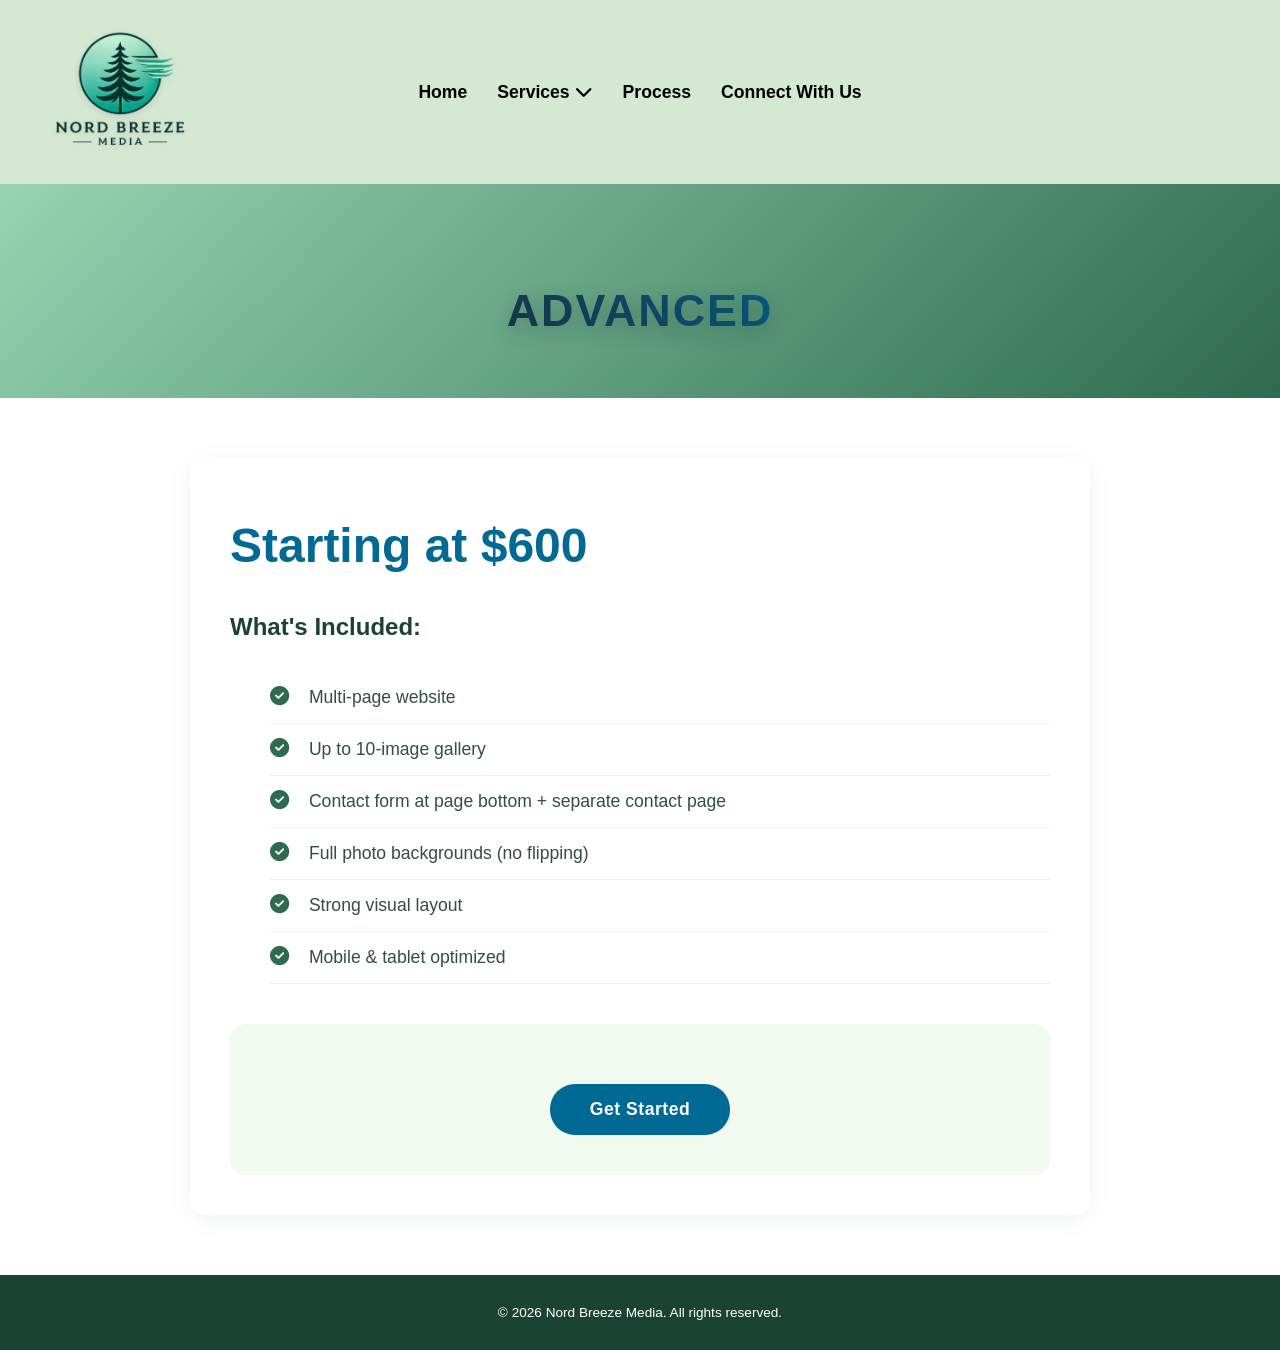
<file: current-package.html>
<!DOCTYPE html>
<html lang="en">
<head>
    <meta charset="UTF-8">
    <meta name="viewport" content="width=device-width, initial-scale=1.0">
    <title>Advanced - Nord Breeze Media</title>
    <link rel="stylesheet" href="styles.css">
    <link rel="stylesheet" href="https://cdnjs.cloudflare.com/ajax/libs/font-awesome/6.4.0/css/all.min.css">
    <link rel="icon" type="image/png" href="NORDBREEZEMEDIA.png">
    <style>
        .package-hero {
            background: linear-gradient(135deg, var(--breeze-green-light) 0%, var(--breeze-green) 100%);
            padding: 100px 20px 60px;
            text-align: center;
        }
        .package-hero h1 {
            font-size: 2.8rem;
            letter-spacing: 2px;
            text-transform: uppercase;
            font-weight: 800;
            background: linear-gradient(90deg, #0A1A24 0%, #1A3A52 40%, #006994 70%, #0A1A24 100%);
            -webkit-background-clip: text;
            background-clip: text;
            color: transparent;
            text-shadow: 0 6px 20px rgba(10, 26, 36, 0.25);
            margin: 0;
        }
        .package-details {
            max-width: 900px;
            margin: 60px auto;
            padding: 0 20px;
        }
        .package-card {
            background: white;
            padding: 40px;
            border-radius: var(--border-radius);
            box-shadow: var(--shadow);
            margin-bottom: 30px;
        }
        .price-tag {
            font-size: 3rem;
            color: var(--primary-color);
            font-weight: bold;
            margin: 20px 0;
        }
        .features-list {
            list-style: none;
            margin: 30px 0;
        }
        .features-list li {
            padding: 15px 0;
            border-bottom: 1px solid #eee;
            font-size: 1.1rem;
        }
        .features-list i {
            color: var(--success-color);
            margin-right: 15px;
            font-size: 1.2rem;
        }
        .cta-box {
            background: var(--light-color);
            padding: 40px;
            border-radius: var(--border-radius);
            text-align: center;
            margin-top: 40px;
        }
    </style>
</head>
<body>
    <!-- Navigation -->
    <nav class="navbar">
        <div class="container">
            <div class="nav-brand">
                <a href="index.html"><img src="NORDBREEZEMEDIA.png" alt="Nord Breeze Media Logo"></a>
            </div>
            <ul class="nav-menu">
                <li><a href="index.html#home">Home</a></li>
                <li class="dropdown">
                    <a href="packages.html" class="dropdown-toggle">Services <i class="fas fa-chevron-down"></i></a>
                    <ul class="dropdown-menu">
                        <li><a href="packages.html">Web Design Packages</a></li>
                        <li><a href="seo-packages.html">SEO Packages</a></li>
                        <li><a href="social-media-services.html">Social Media Management</a></li>
                    </ul>
                </li>
                <li><a href="process.html">Process</a></li>
                <li><a href="index.html#contact">Connect With Us</a></li>
            </ul>
            <div id="google_translate_element" class="translate-widget"></div>
        </div>
    </nav>

    <!-- Package Hero -->
    <section class="package-hero">
        <h1>Advanced</h1>
    </section>

    <!-- Package Details -->
    <section class="package-details">
        <div class="package-card">
            <div class="price-tag">Starting at $600</div>
            
            <h3 style="margin-top: 40px;">What's Included:</h3>
            <ul class="features-list">
                <li><i class="fas fa-check-circle"></i> Multi-page website</li>
                <li><i class="fas fa-check-circle"></i> Up to 10-image gallery</li>
                <li><i class="fas fa-check-circle"></i> Contact form at page bottom + separate contact page</li>
                <li><i class="fas fa-check-circle"></i> Full photo backgrounds (no flipping)</li>
                <li><i class="fas fa-check-circle"></i> Strong visual layout</li>
                <li><i class="fas fa-check-circle"></i> Mobile & tablet optimized</li>
            </ul>

            <div class="cta-box">
                <a href="index.html#contact" class="btn btn-primary btn-large" style="margin-top: 20px;">Get Started</a>
            </div>
        </div>
    </section>

    <!-- Footer -->
    <footer class="footer">
        <div class="container">
            <p>&copy; 2026 Nord Breeze Media. All rights reserved.</p>
        </div>
    </footer>

    <script>
        function googleTranslateElementInit() {
            new google.translate.TranslateElement(
                { pageLanguage: 'en', includedLanguages: 'en,fr', layout: google.translate.TranslateElement.InlineLayout.SIMPLE },
                'google_translate_element'
            );
        }
    </script>
    <script src="https://translate.google.com/translate_a/element.js?cb=googleTranslateElementInit"></script>
</body>
</html>
</file>
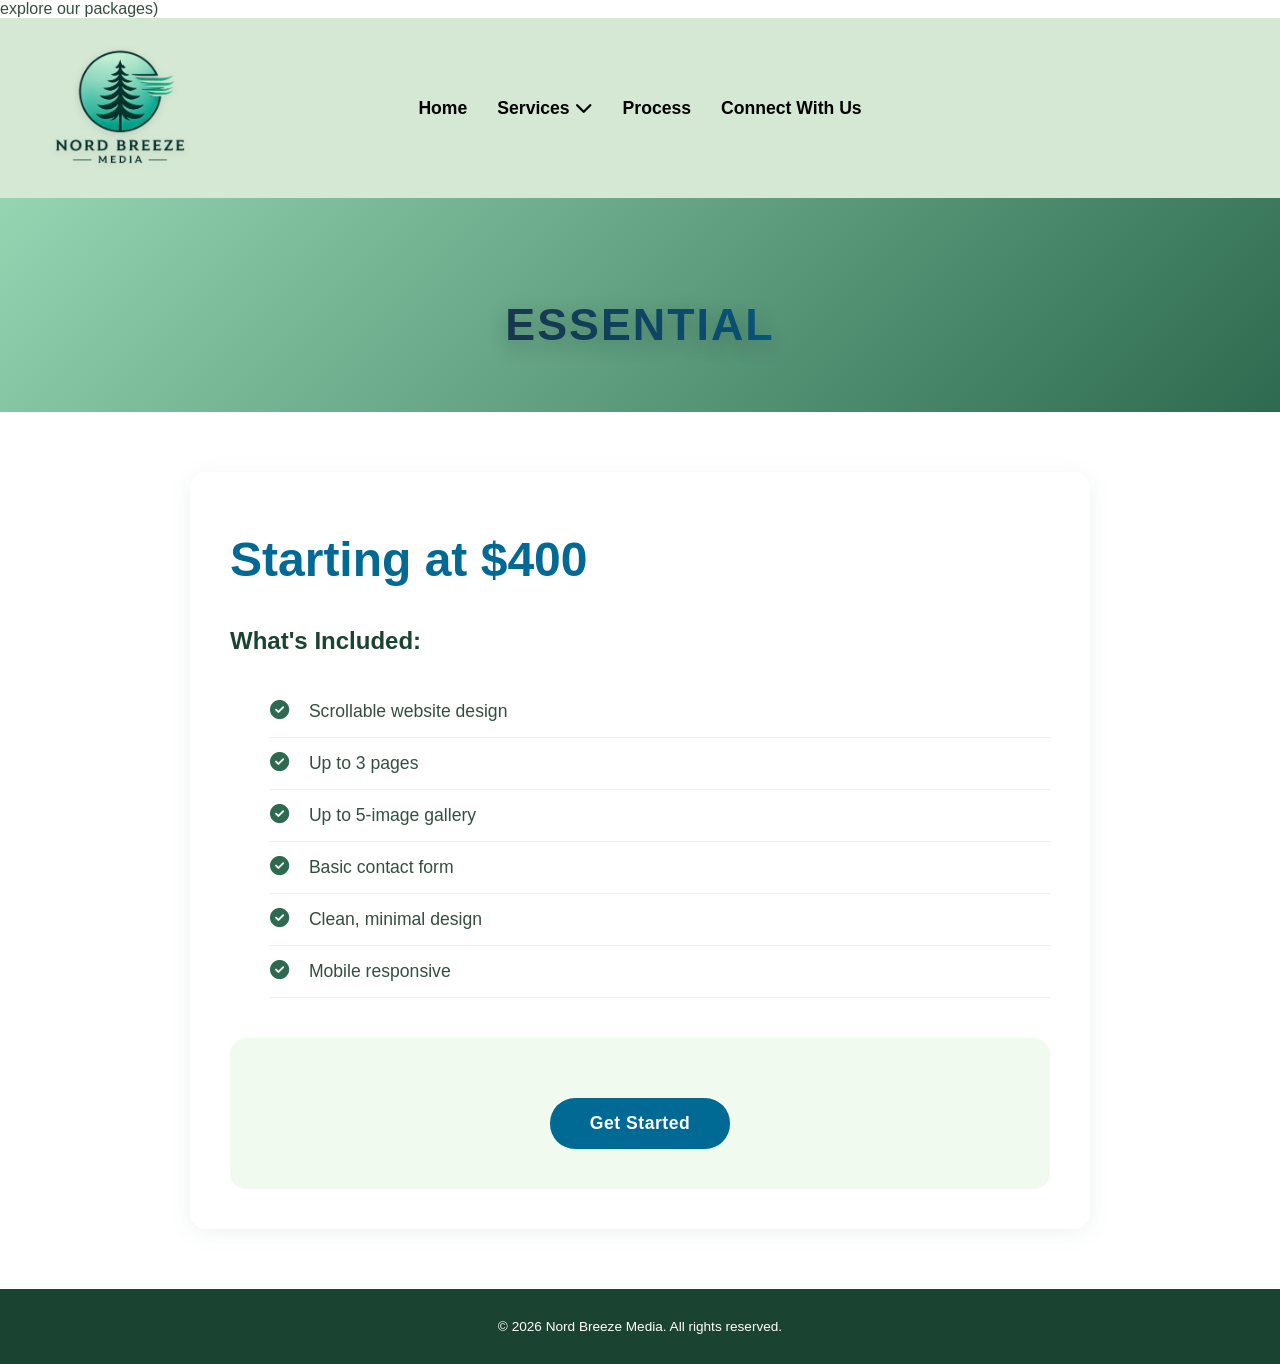
<file: drift-package.html>
explore our packages)
<!DOCTYPE html>
<html lang="en">
<head>
    <meta charset="UTF-8">
    <meta name="viewport" content="width=device-width, initial-scale=1.0">
    <title>Essential - Nord Breeze Media</title>
    <link rel="stylesheet" href="styles.css">
    <link rel="stylesheet" href="https://cdnjs.cloudflare.com/ajax/libs/font-awesome/6.4.0/css/all.min.css">
    <link rel="icon" type="image/png" href="NORDBREEZEMEDIA.png">
    <style>
        .package-hero {
            background: linear-gradient(135deg, var(--breeze-green-light) 0%, var(--breeze-green) 100%);
            padding: 100px 20px 60px;
            text-align: center;
        }
        .package-hero h1 {
            font-size: 2.8rem;
            letter-spacing: 2px;
            text-transform: uppercase;
            font-weight: 800;
            background: linear-gradient(90deg, #0A1A24 0%, #1A3A52 40%, #006994 70%, #0A1A24 100%);
            -webkit-background-clip: text;
            background-clip: text;
            color: transparent;
            text-shadow: 0 6px 20px rgba(10, 26, 36, 0.25);
            margin: 0;
        }
        .package-details {
            max-width: 900px;
            margin: 60px auto;
            padding: 0 20px;
        }
        .package-card {
            background: white;
            padding: 40px;
            border-radius: var(--border-radius);
            box-shadow: var(--shadow);
            margin-bottom: 30px;
        }
        .price-tag {
            font-size: 3rem;
            color: var(--primary-color);
            font-weight: bold;
            margin: 20px 0;
        }
        .features-list {
            list-style: none;
            margin: 30px 0;
        }
        .features-list li {
            padding: 15px 0;
            border-bottom: 1px solid #eee;
            font-size: 1.1rem;
        }
        .features-list i {
            color: var(--success-color);
            margin-right: 15px;
            font-size: 1.2rem;
        }
        .cta-box {
            background: var(--light-color);
            padding: 40px;
            border-radius: var(--border-radius);
            text-align: center;
            margin-top: 40px;
        }
    </style>
</head>
<body>
    <!-- Navigation -->
    <nav class="navbar">
        <div class="container">
            <div class="nav-brand">
                <a href="index.html"><img src="NORDBREEZEMEDIA.png" alt="Nord Breeze Media Logo"></a>
            </div>
            <ul class="nav-menu">
                <li><a href="index.html#home">Home</a></li>
                <li class="dropdown">
                    <a href="packages.html" class="dropdown-toggle">Services <i class="fas fa-chevron-down"></i></a>
                    <ul class="dropdown-menu">
                        <li><a href="packages.html">Web Design Packages</a></li>
                        <li><a href="seo-packages.html">SEO Packages</a></li>
                        <li><a href="social-media-services.html">Social Media Management</a></li>
                    </ul>
                </li>
                <li><a href="process.html">Process</a></li>
                <li><a href="index.html#contact">Connect With Us</a></li>
            </ul>
            <div id="google_translate_element" class="translate-widget"></div>
            <div class="hamburger">
                <span></span>
                <span></span>
                <span></span>
            </div>
        </div>
    </nav>

    <!-- Package Hero -->
    <section class="package-hero">
        <h1>Essential</h1>
    </section>

    <!-- Package Details -->
    <section class="package-details">
        <div class="package-card">
            <div class="price-tag">Starting at $400</div>
            
            <h3 style="margin-top: 40px;">What's Included:</h3>
            <ul class="features-list">
                <li><i class="fas fa-check-circle"></i> Scrollable website design</li>
                <li><i class="fas fa-check-circle"></i> Up to 3 pages</li>
                <li><i class="fas fa-check-circle"></i> Up to 5-image gallery</li>
                <li><i class="fas fa-check-circle"></i> Basic contact form</li>
                <li><i class="fas fa-check-circle"></i> Clean, minimal design</li>
                <li><i class="fas fa-check-circle"></i> Mobile responsive</li>
            </ul>

            <div class="cta-box">
                <a href="index.html#contact" class="btn btn-primary btn-large" style="margin-top: 20px;">Get Started</a>
            </div>
        </div>
    </section>

    <!-- Footer -->
    <footer class="footer">
        <div class="container">
            <p>&copy; 2026 Nord Breeze Media. All rights reserved.</p>
        </div>
    </footer>

    <script>
        function googleTranslateElementInit() {
            new google.translate.TranslateElement(
                { pageLanguage: 'en', includedLanguages: 'en,fr', layout: google.translate.TranslateElement.InlineLayout.SIMPLE },
                'google_translate_element'
            );
        }
    </script>
    <script src="https://translate.google.com/translate_a/element.js?cb=googleTranslateElementInit"></script>
</body>
</html>
</file>
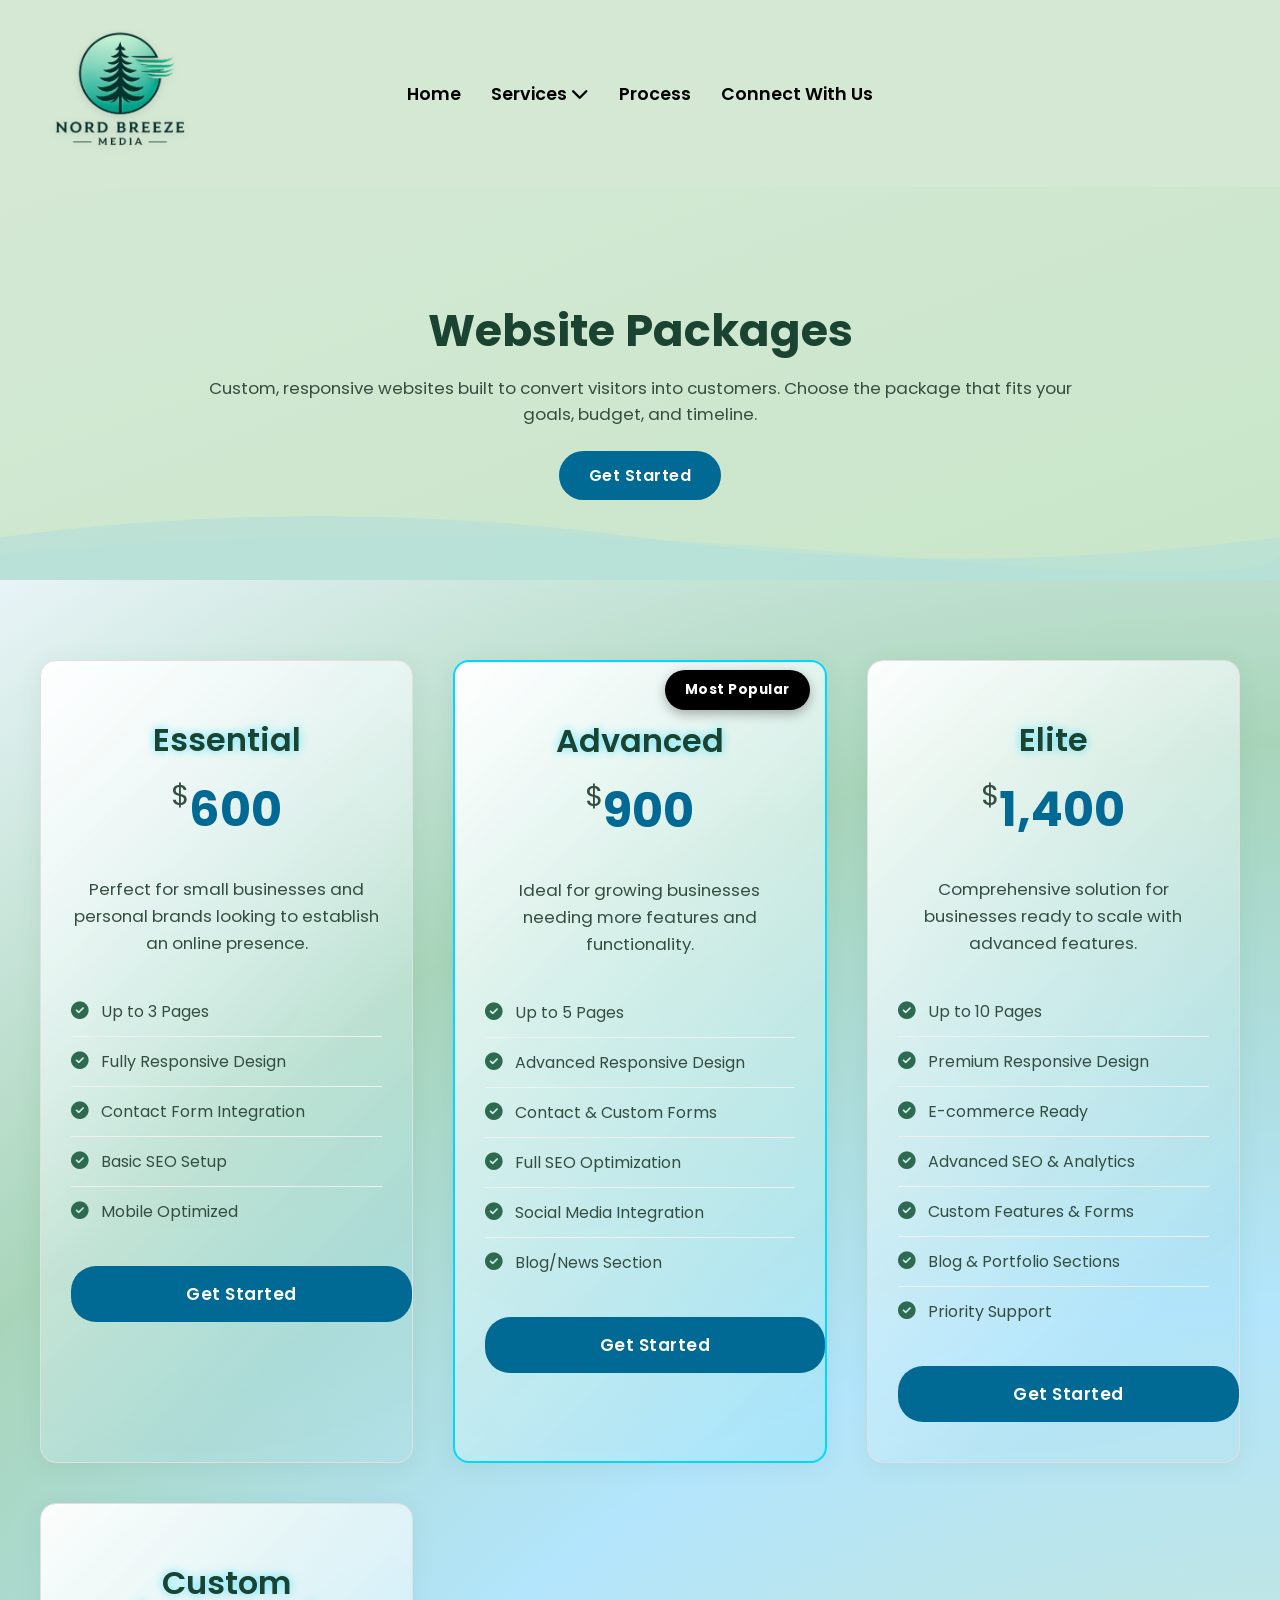
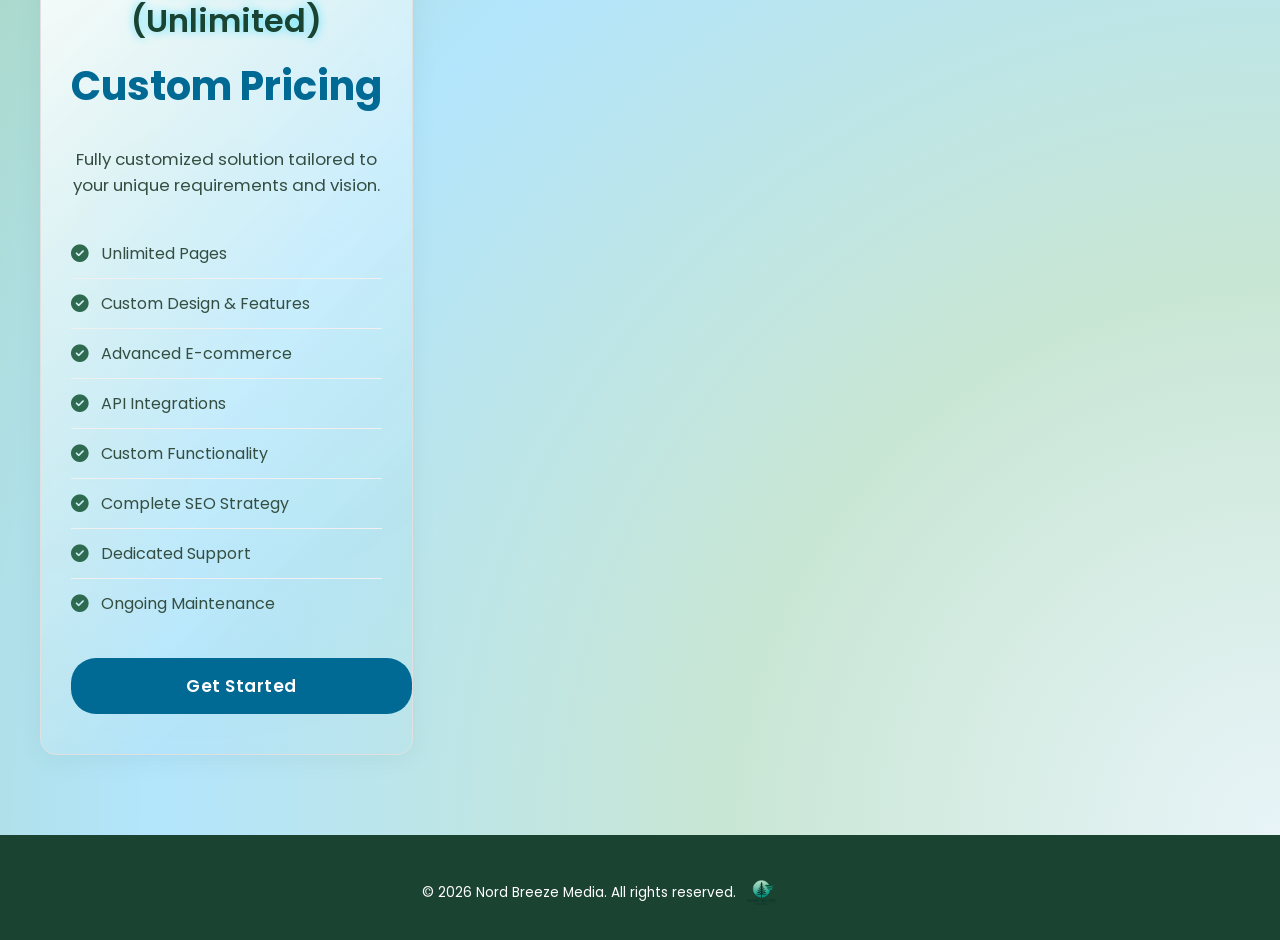
<file: packages.html>
<!DOCTYPE html>
<html lang="en">
<head>
    <meta charset="UTF-8">
    <meta name="viewport" content="width=device-width, initial-scale=1.0">
    <title>Our Packages - Nord Breeze Media</title>
    <link href="https://fonts.googleapis.com/css2?family=Poppins:wght@400;500;600;700;800&display=swap" rel="stylesheet">
    <link rel="stylesheet" href="styles.css">
    <link rel="stylesheet" href="https://cdnjs.cloudflare.com/ajax/libs/font-awesome/6.4.0/css/all.min.css">
    <link rel="icon" type="image/png" href="NORDBREEZEMEDIA.png">
    <style>
        .packages-hero {
            background: linear-gradient(135deg, #E8F4F8 0%, #B3E5FC 45%, #C8E6D4 100%);
            background-size: 200% 200%;
            animation: hero-wave 18s ease-in-out infinite;
            padding: 100px 20px 60px;
            text-align: center;
            position: relative;
            overflow: hidden;
        }

        /* Starfield background - disabled */
        .packages-hero::before {
            content: '';
            position: absolute;
            top: 0;
            left: 0;
            width: 100%;
            height: 100%;
            background: transparent;
            z-index: 0;
        }

        .packages-hero::after {
            content: '';
            position: absolute;
            inset: 0;
            background: radial-gradient(circle at 20% 20%, rgba(0, 217, 255, 0.10), transparent 55%),
                        radial-gradient(circle at 80% 30%, rgba(168, 213, 186, 0.12), transparent 60%),
                        radial-gradient(circle at 50% 80%, rgba(179, 229, 252, 0.12), transparent 60%);
            opacity: 0.8;
            pointer-events: none;
        }

        @keyframes hero-wave {
            0% {
                background-position: 0% 50%;
            }
            50% {
                background-position: 100% 50%;
            }
            100% {
                background-position: 0% 50%;
            }
        }

        @keyframes twinkle {
            0%, 100% { opacity: 0; }
            50% { opacity: 0; }
        }

        /* Meteor shower - disabled */
        @keyframes meteor-fall {
            0% {
                transform: translateY(-100px) translateX(0);
                opacity: 0;
            }
            100% {
                transform: translateY(500px) translateX(100px);
                opacity: 0;
            }
        }

        .pkg-meteor {
            display: none;
        }

        .packages-hero h1 {
            font-size: 3.5rem;
            color: #000000;
            margin-bottom: 20px;
            position: relative;
            z-index: 3;
            font-weight: 800;
            letter-spacing: 2px;
        }

        .packages-hero p {
            font-size: 1.3rem;
            color: #000000;
            max-width: 800px;
            margin: 0 auto;
            position: relative;
            z-index: 3;
        }

        .packages-section {
            padding: 80px 20px;
            background: radial-gradient(
                circle at 50% 50%,
                #E8F4F8 0%, 
                #C8E6D4 25%, 
                #B3E5FC 50%, 
                #A8D5BA 75%, 
                #E8F4F8 100%
            );
            background-size: 200% 200%;
            animation: rotate-gradient 15s ease-in-out infinite;
            position: relative;
            border-top: none;
            margin-top: 0;
        }

        @keyframes rotate-gradient {
            0% {
                background-position: 0% 50%;
            }
            50% {
                background-position: 100% 50%;
            }
            100% {
                background-position: 0% 50%;
            }
        }

        .packages-section h2 {
            position: relative;
            display: inline-block;
            margin-bottom: 50px;
        }

        .packages-section h2::after {
            content: "";
            position: absolute;
            bottom: -10px;
            left: 50%;
            transform: translateX(-50%);
            width: 80px;
            height: 3px;
            background: linear-gradient(90deg, var(--primary-color), var(--success-color));
            border-radius: 2px;
        }

        /* Animated particles in background */
        .packages-section::before {
            display: none;
        }

        .packages-grid {
            display: grid;
            grid-template-columns: repeat(auto-fit, minmax(280px, 1fr));
            gap: 40px;
            max-width: 1200px;
            margin: 0 auto;
            position: relative;
            z-index: 2;
        }

        .package-card {
            background: linear-gradient(
                135deg,
                rgba(255, 255, 255, 0.96) 0%,
                rgba(179, 229, 252, 0.10) 40%,
                rgba(168, 213, 186, 0.10) 100%
            );
            background-size: 200% 200%;
            animation: package-wave 18s ease-in-out infinite;
            border-radius: var(--border-radius);
            padding: 40px 30px;
            border: 1px solid #e0e0e0;
            box-shadow: var(--shadow);
            transition: all 0.3s ease;
            position: relative;
            overflow: hidden;
        }

        .package-card::after {
            content: "";
            position: absolute;
            inset: 0;
            border-radius: var(--border-radius);
            background: radial-gradient(
                circle at 20% 20%,
                rgba(0, 217, 255, 0.12) 0%,
                rgba(168, 213, 186, 0.08) 35%,
                rgba(255, 255, 255, 0) 70%
            );
            background-size: 200% 200%;
            animation: package-wave 16s ease-in-out infinite;
            z-index: 0;
            pointer-events: none;
            opacity: 0.35;
            mix-blend-mode: screen;
        }

        .package-card > * {
            position: relative;
            z-index: 1;
        }

        @keyframes comet-spin {
            to {
                transform: rotate(360deg);
            }
        }

        .package-card::before {
            content: "";
            position: absolute;
            top: 0;
            left: 0;
            width: 100%;
            height: 4px;
            background: linear-gradient(90deg, var(--primary-color), var(--success-color));
            transform: scaleX(0);
            transition: transform 0.3s ease;
        }

        .package-card:hover::before {
            transform: scaleX(1);
        }

        .package-card:hover {
            transform: translateY(-8px);
            box-shadow: 0 12px 40px rgba(0, 0, 0, 0.15);
        }

        .package-card.featured {
            border: 2px solid #00D9FF;
            background: linear-gradient(135deg, rgba(255, 255, 255, 0.98) 0%, rgba(0, 217, 255, 0.08) 100%);
            animation: featured-flash 2.4s ease-in-out infinite;
        }

        @keyframes featured-flash {
            0%, 100% {
                box-shadow: 0 8px 26px rgba(0, 217, 255, 0.18);
                border-color: rgba(0, 217, 255, 0.55);
            }
            50% {
                box-shadow: 0 16px 46px rgba(0, 217, 255, 0.6);
                border-color: rgba(0, 217, 255, 1);
            }
        }

        @keyframes package-wave {
            0% {
                background-position: 0% 50%;
            }
            50% {
                background-position: 100% 50%;
            }
            100% {
                background-position: 0% 50%;
            }
        }

        @keyframes badge-strobe {
            0%, 100% { 
                background: #000000;
                box-shadow: 0 4px 12px rgba(0, 0, 0, 0.3);
            }
            50% { 
                background: #1a1a1a;
                box-shadow: 0 4px 20px rgba(0, 0, 0, 0.5);
            }
        }

        .package-badge {
            position: absolute;
            top: 8px;
            right: 15px;
            background: #000000;
            color: white;
            padding: 10px 20px;
            border-radius: 25px;
            font-size: 0.85rem;
            font-weight: 700;
            box-shadow: 0 4px 12px rgba(0, 0, 0, 0.3);
            white-space: nowrap;
            z-index: 10;
            animation: badge-strobe 2s ease-in-out infinite;
            letter-spacing: 0.5px;
        }

        .package-card h3 {
            font-size: 2rem;
            color: var(--dark-color);
            margin-bottom: 15px;
            margin-top: 20px;
            text-align: center;
            text-shadow: 0 0 10px rgba(0, 217, 255, 0.6);
        }

        .package-price {
            text-align: center;
            margin-bottom: 30px;
        }

        .package-price .amount {
            font-size: 3rem;
            font-weight: 700;
            color: var(--primary-color);
        }

        .package-price .currency {
            font-size: 1.8rem;
            vertical-align: top;
        }

        .package-price .custom {
            font-size: 2.5rem;
            font-weight: 700;
            color: var(--primary-color);
        }

        .package-description {
            text-align: center;
            color: var(--text-color);
            margin-bottom: 30px;
            font-size: 1.05rem;
            line-height: 1.6;
        }

        .package-features {
            list-style: none;
            padding: 0;
            margin: 0 0 30px 0;
        }

        .package-features li {
            padding: 12px 0;
            color: var(--text-color);
            font-size: 1rem;
            display: flex;
            align-items: center;
            gap: 12px;
        }

        .package-features li i {
            color: var(--success-color);
            font-size: 1.1rem;
            flex-shrink: 0;
        }

        .package-card .btn {
            width: 100%;
            text-align: center;
            padding: 15px;
            font-size: 1.05rem;
        }

        @media (max-width: 768px) {
            .packages-hero h1 {
                font-size: 2.5rem;
            }

            .packages-grid {
                grid-template-columns: 1fr;
            }
        }
    </style>
</head>
<body>
    <!-- Navigation -->
    <nav class="navbar">
        <div class="container">
            <div class="nav-brand">
                <a href="index.html"><img src="NORDBREEZEMEDIA.png" alt="Nord Breeze Media Logo"></a>
            </div>
            <ul class="nav-menu">
                <li><a href="index.html#home">Home</a></li>
                <li class="dropdown">
                    <a href="packages.html" class="dropdown-toggle">Services <i class="fas fa-chevron-down"></i></a>
                    <ul class="dropdown-menu">
                        <li><a href="packages.html">Web Design Packages</a></li>
                        <li><a href="seo-packages.html">SEO Packages</a></li>
                        <li><a href="social-media-services.html">Social Media Management</a></li>
                    </ul>
                </li>
                <li><a href="process.html">Process</a></li>
                <li><a href="index.html#contact">Connect With Us</a></li>
            </ul>
            <div id="google_translate_element" class="translate-widget"></div>
            <div class="hamburger">
                <span></span>
                <span></span>
                <span></span>
            </div>
        </div>
    </nav>

    <!-- Hero Section -->
    <section class="service-hero">
        <div class="service-hero-inner">
            <h1>Website Packages</h1>
            <p>Custom, responsive websites built to convert visitors into customers. Choose the package that fits your goals, budget, and timeline.</p>
            <a href="#web-packages" class="btn btn-primary">Get Started</a>
        </div>
    </section>

    <!-- Packages Section -->
    <section class="packages-section" id="web-packages">
        <div class="packages-grid">
            <!-- Essential -->
            <div class="package-card">
                <h3>Essential</h3>
                <div class="package-price">
                    <span class="currency">$</span><span class="amount">600</span>
                </div>
                <p class="package-description">Perfect for small businesses and personal brands looking to establish an online presence.</p>
                <ul class="package-features">
                    <li><i class="fas fa-check-circle"></i> Up to 3 Pages</li>
                    <li><i class="fas fa-check-circle"></i> Fully Responsive Design</li>
                    <li><i class="fas fa-check-circle"></i> Contact Form Integration</li>
                    <li><i class="fas fa-check-circle"></i> Basic SEO Setup</li>
                    <li><i class="fas fa-check-circle"></i> Mobile Optimized</li>
                </ul>
                <a href="index.html#contact" class="btn btn-primary">Get Started</a>
            </div>

            <!-- Advanced -->
            <div class="package-card featured">
                <span class="package-badge">Most Popular</span>
                <h3>Advanced</h3>
                <div class="package-price">
                    <span class="currency">$</span><span class="amount">900</span>
                </div>
                <p class="package-description">Ideal for growing businesses needing more features and functionality.</p>
                <ul class="package-features">
                    <li><i class="fas fa-check-circle"></i> Up to 5 Pages</li>
                    <li><i class="fas fa-check-circle"></i> Advanced Responsive Design</li>
                    <li><i class="fas fa-check-circle"></i> Contact & Custom Forms</li>
                    <li><i class="fas fa-check-circle"></i> Full SEO Optimization</li>
                    <li><i class="fas fa-check-circle"></i> Social Media Integration</li>
                    <li><i class="fas fa-check-circle"></i> Blog/News Section</li>
                </ul>
                <a href="index.html#contact" class="btn btn-primary">Get Started</a>
            </div>

            <!-- Elite -->
            <div class="package-card">
                <h3>Elite</h3>
                <div class="package-price">
                    <span class="currency">$</span><span class="amount">1,400</span>
                </div>
                <p class="package-description">Comprehensive solution for businesses ready to scale with advanced features.</p>
                <ul class="package-features">
                    <li><i class="fas fa-check-circle"></i> Up to 10 Pages</li>
                    <li><i class="fas fa-check-circle"></i> Premium Responsive Design</li>
                    <li><i class="fas fa-check-circle"></i> E-commerce Ready</li>
                    <li><i class="fas fa-check-circle"></i> Advanced SEO & Analytics</li>
                    <li><i class="fas fa-check-circle"></i> Custom Features & Forms</li>
                    <li><i class="fas fa-check-circle"></i> Blog & Portfolio Sections</li>
                    <li><i class="fas fa-check-circle"></i> Priority Support</li>
                </ul>
                <a href="index.html#contact" class="btn btn-primary">Get Started</a>
            </div>

            <!-- Custom (Unlimited) -->
            <div class="package-card">
                <h3>Custom (Unlimited)</h3>
                <div class="package-price">
                    <span class="custom">Custom Pricing</span>
                </div>
                <p class="package-description">Fully customized solution tailored to your unique requirements and vision.</p>
                <ul class="package-features">
                    <li><i class="fas fa-check-circle"></i> Unlimited Pages</li>
                    <li><i class="fas fa-check-circle"></i> Custom Design & Features</li>
                    <li><i class="fas fa-check-circle"></i> Advanced E-commerce</li>
                    <li><i class="fas fa-check-circle"></i> API Integrations</li>
                    <li><i class="fas fa-check-circle"></i> Custom Functionality</li>
                    <li><i class="fas fa-check-circle"></i> Complete SEO Strategy</li>
                    <li><i class="fas fa-check-circle"></i> Dedicated Support</li>
                    <li><i class="fas fa-check-circle"></i> Ongoing Maintenance</li>
                </ul>
                <a href="index.html#contact" class="btn btn-primary">Get Started</a>
            </div>
        </div>
    </section>

    <!-- Footer -->
    <footer class="footer">
        <div class="container">
            <div class="footer-content">
                <div class="footer-left">
                </div>
                <div class="footer-right">
                    <div class="footer-simple">
                        <p>&copy; 2026 Nord Breeze Media. All rights reserved.</p>
                        <img src="NORDBREEZEMEDIA.png" alt="Nord Breeze Media Logo" class="footer-logo">
                    </div>
                </div>
            </div>
        </div>
    </footer>

    <script>
        function googleTranslateElementInit() {
            new google.translate.TranslateElement(
                { pageLanguage: 'en', includedLanguages: 'en,fr', layout: google.translate.TranslateElement.InlineLayout.SIMPLE },
                'google_translate_element'
            );
        }
    </script>
    <script src="https://translate.google.com/translate_a/element.js?cb=googleTranslateElementInit"></script>
    <script src="script.js"></script>
</body>
</html>
</file>
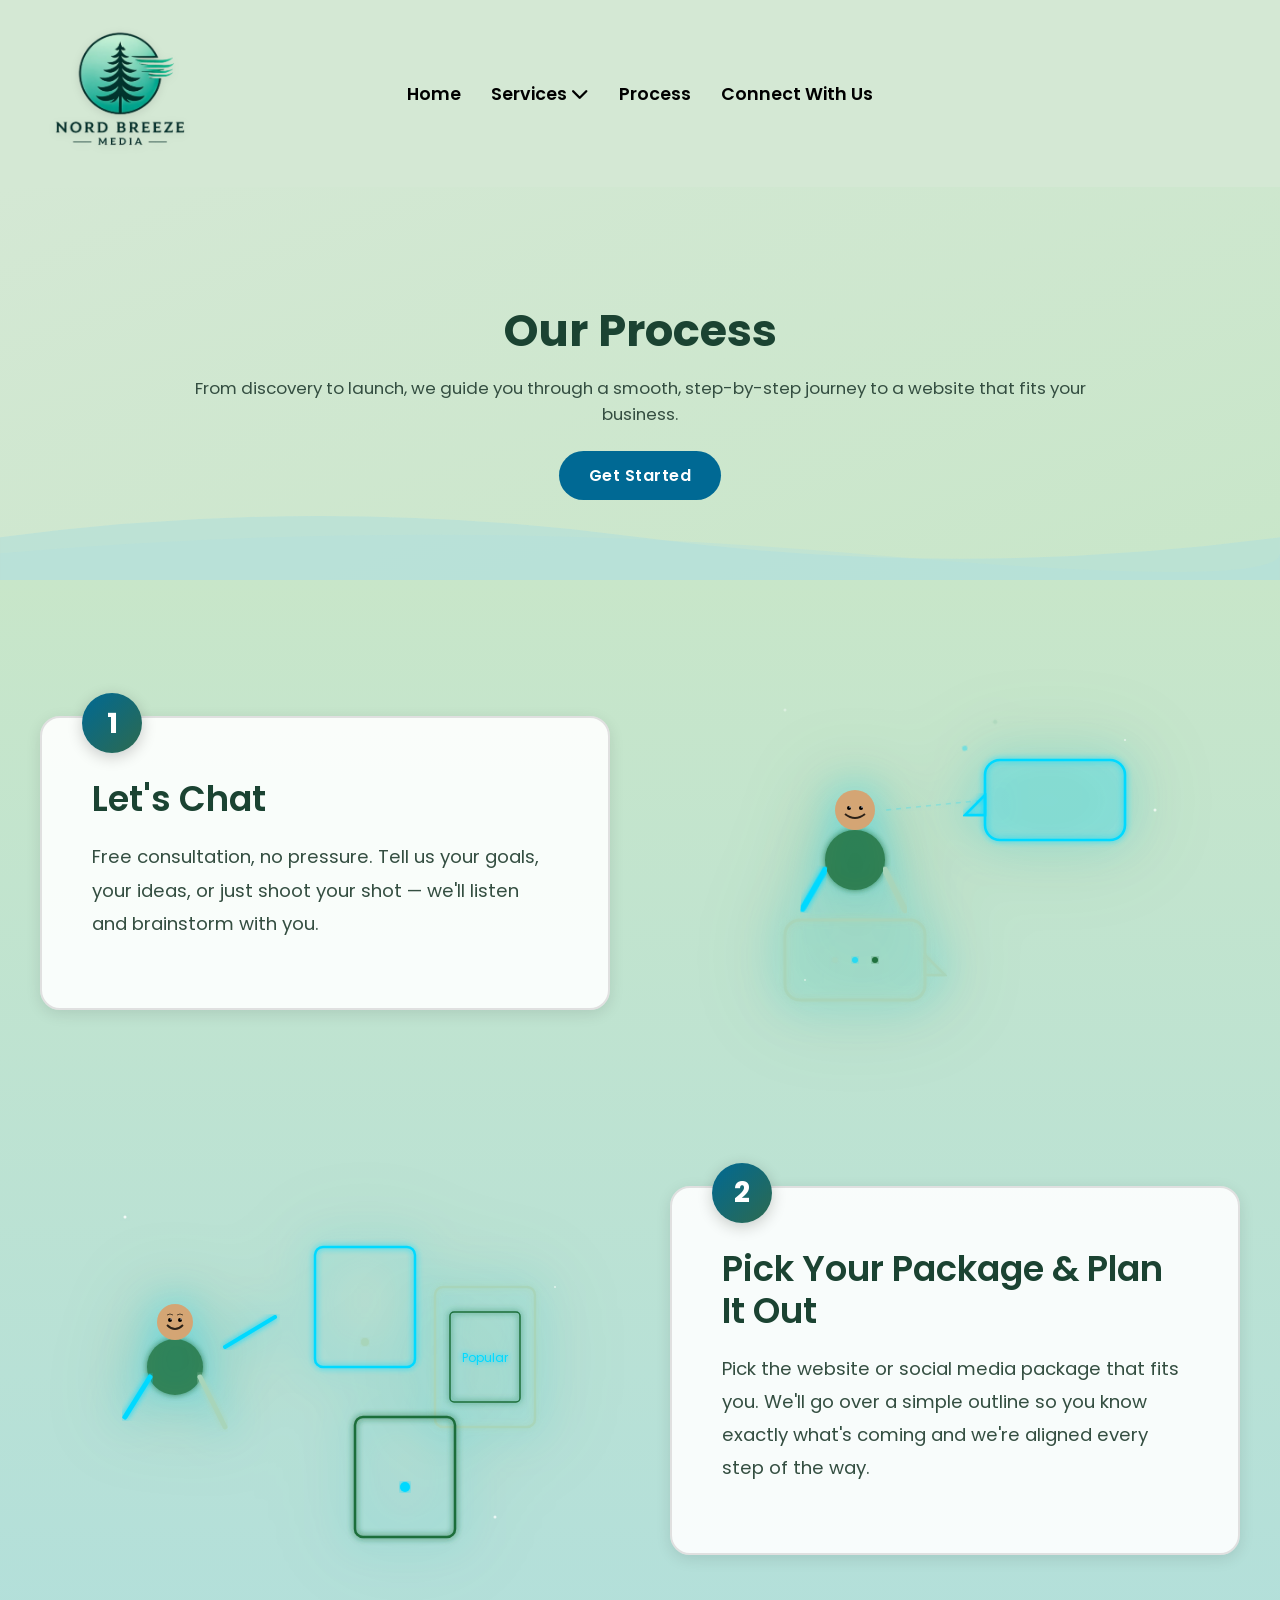
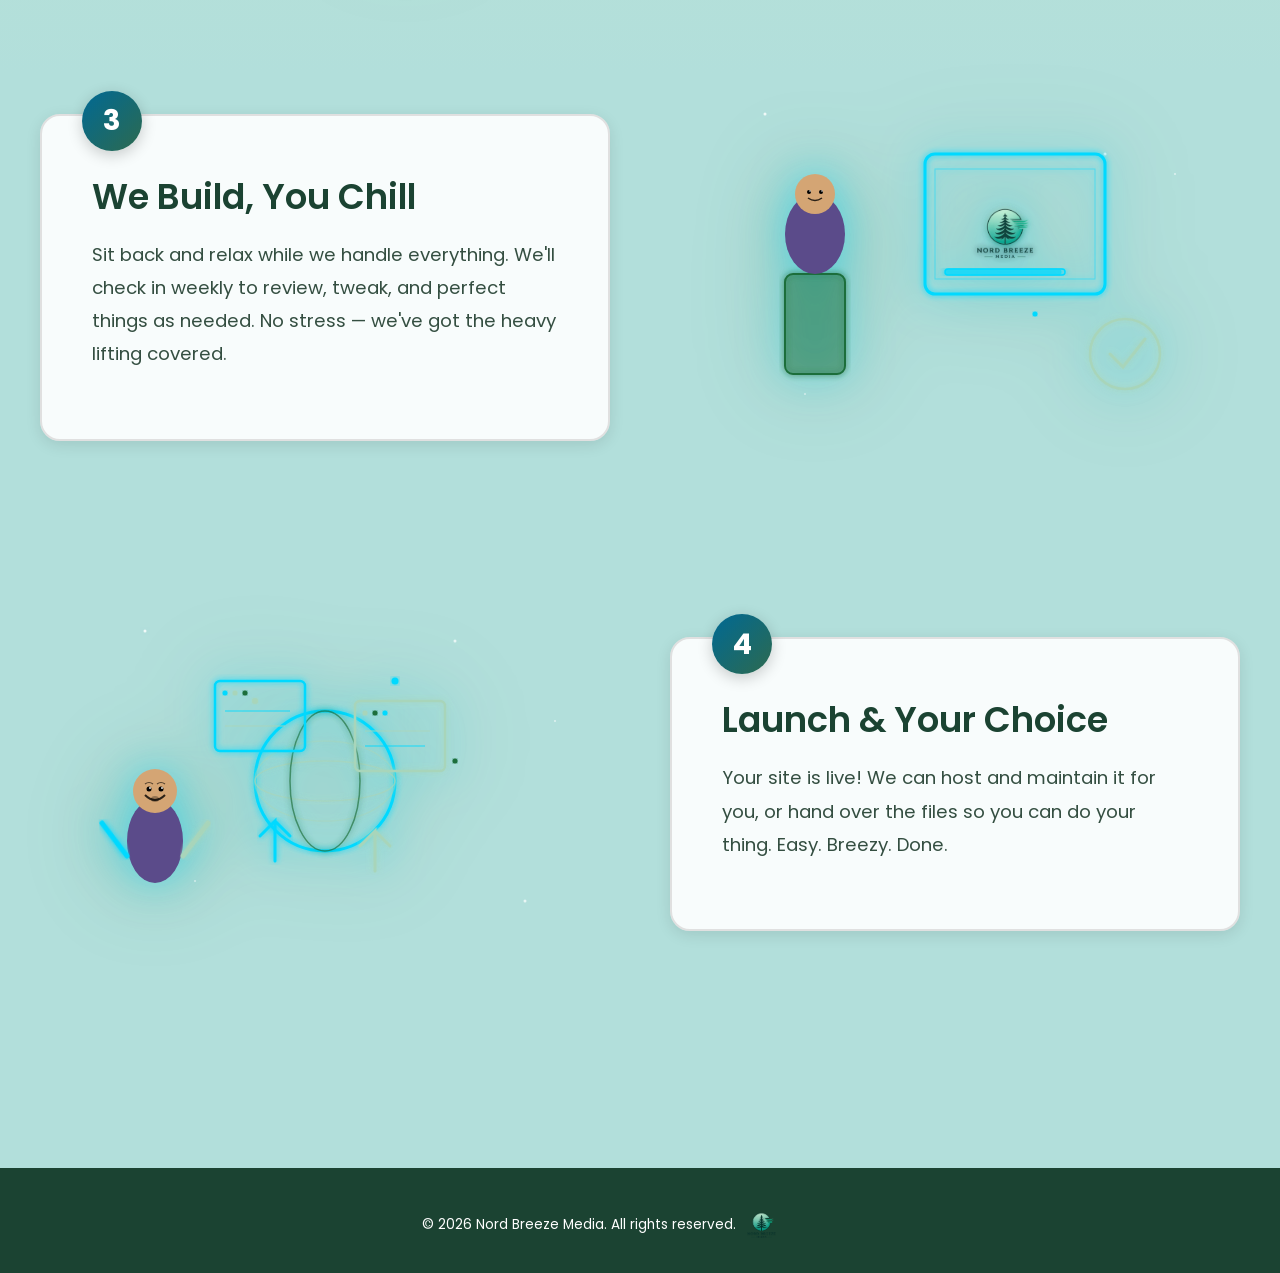
<file: process.html>
<!DOCTYPE html>
<html lang="en">
<head>
    <meta charset="UTF-8">
    <meta name="viewport" content="width=device-width, initial-scale=1.0">
    <title>Our Process - Nord Breeze Media</title>
    <link href="https://fonts.googleapis.com/css2?family=Poppins:wght@400;500;600;700;800&display=swap" rel="stylesheet">
    <link rel="stylesheet" href="styles.css">
    <link rel="stylesheet" href="https://cdnjs.cloudflare.com/ajax/libs/font-awesome/6.4.0/css/all.min.css">
    <link rel="icon" type="image/png" href="NORDBREEZEMEDIA.png">
    <style>
        .process-hero {
            background: transparent;
            padding: 60px 20px 40px;
            display: flex;
            flex-direction: column;
            justify-content: center;
            align-items: center;
            text-align: center;
            position: relative;
            overflow: hidden;
        }

        /* Starfield background */
        .process-hero::before {
            display: none;
        }

        @keyframes gradient-shift {
            0%, 100% { background: linear-gradient(to bottom, #ffffff 0%, #f8f9fa 100%); }
            50% { background: linear-gradient(to bottom, #f8f9fa 0%, #ffffff 100%); }
        }

        @keyframes card-glow {
            0%, 100% { box-shadow: 0 0 30px rgba(0, 217, 255, 0.3), 0 0 60px rgba(27, 110, 58, 0.2); }
            50% { box-shadow: 0 0 50px rgba(0, 217, 255, 0.6), 0 0 80px rgba(27, 110, 58, 0.4); }
        }

        /* Meteor shower animation */
        @keyframes meteor-fall {
            0% {
                transform: translateY(-100px) translateX(0);
                opacity: 0;
            }
            100% {
                transform: translateY(600px) translateX(100px);
                opacity: 0;
            }
        }

        .meteor {
            display: none;
        }

        .process-hero h1 {
            font-size: 2.5rem;
            color: var(--dark-color);
            margin: 20px auto 10px;
            position: relative;
            z-index: 2;
            font-weight: 800;
            letter-spacing: 2px;
            text-align: center;
        }

        .process-hero p {
            font-size: 1.2rem;
            color: var(--text-color);
            position: relative;
            z-index: 2;
            text-align: center;
        }

        .process-steps-container {
            padding: 80px 20px;
            background: linear-gradient(180deg, var(--gradient-2) 0%, var(--gradient-3) 50%);
            position: relative;
        }

        /* Animated particles in background */
        .process-steps-container::before {
            display: none;
        }

        .process-step {
            display: grid;
            grid-template-columns: 1fr 1fr;
            gap: 60px;
            max-width: 1200px;
            margin: 0 auto 100px;
            align-items: center;
            position: relative;
            z-index: 2;
        }

        .process-step:nth-child(even) {
            grid-template-columns: 1fr 1fr;
        }

        .process-step:nth-child(even) .step-content {
            order: 2;
        }

        .process-step:nth-child(even) .step-illustration {
            order: 1;
        }

        .step-content {
            background: rgba(255, 255, 255, 0.9);
            padding: 50px;
            border-radius: 20px;
            border: 2px solid #e0e0e0;
            box-shadow: 0 4px 15px rgba(0, 0, 0, 0.1);
            backdrop-filter: blur(10px);
            position: relative;
            animation: card-glow 3s ease-in-out infinite;
        }

        .step-number {
            position: absolute;
            top: -25px;
            left: 40px;
            width: 60px;
            height: 60px;
            background: linear-gradient(135deg, var(--primary-color) 0%, var(--success-color) 100%);
            border-radius: 50%;
            display: flex;
            align-items: center;
            justify-content: center;
            font-size: 1.8rem;
            font-weight: bold;
            color: white;
            box-shadow: 0 4px 15px rgba(0, 0, 0, 0.2);
            animation: pulse-neon 2s ease-in-out infinite;
        }

        @keyframes pulse-neon {
            0%, 100% { box-shadow: 0 4px 15px rgba(0, 0, 0, 0.2); }
            50% { box-shadow: 0 6px 20px rgba(0, 0, 0, 0.3); }
        }

        .step-content h2 {
            font-size: 2.2rem;
            color: var(--dark-color);
            margin-bottom: 20px;
            margin-top: 10px;
        }

        .step-content p {
            font-size: 1.15rem;
            line-height: 1.8;
            color: var(--text-color);
        }

        .step-illustration {
            width: 100%;
            max-width: 500px;
            margin: 0 auto;
        }

        .step-illustration svg {
            width: 100%;
            height: auto;
            filter: drop-shadow(0 0 20px rgba(0, 217, 255, 0.5)) drop-shadow(0 0 40px rgba(27, 110, 58, 0.3));
        }

        /* Animations */
        @keyframes slide-in-left {
            from {
                opacity: 0;
                transform: translateX(-50px);
            }
            to {
                opacity: 1;
                transform: translateX(0);
            }
        }

        @keyframes slide-in-right {
            from {
                opacity: 0;
                transform: translateX(50px);
            }
            to {
                opacity: 1;
                transform: translateX(0);
            }
        }

        .process-step {
            opacity: 0;
            animation: slide-in-left 0.8s ease-out forwards;
        }

        .process-step:nth-child(1) { animation-delay: 0.2s; }
        .process-step:nth-child(2) { animation-delay: 0.4s; }
        .process-step:nth-child(3) { animation-delay: 0.6s; }
        .process-step:nth-child(4) { animation-delay: 0.8s; }

        /* Chat bubbles animation */
        @keyframes chat-bubble {
            0%, 100% { transform: translateY(0px); }
            50% { transform: translateY(-10px); }
        }

        .chat-bubble {
            animation: chat-bubble 2s ease-in-out infinite;
        }

        .chat-bubble-2 {
            animation: chat-bubble 2s ease-in-out infinite;
            animation-delay: 0.3s;
        }

        /* Document animation */
        @keyframes document-wave {
            0%, 100% { transform: rotate(0deg); }
            50% { transform: rotate(5deg); }
        }

        .document-animate {
            animation: document-wave 3s ease-in-out infinite;
        }

        /* Build animation */
        @keyframes build-pulse {
            0%, 100% { opacity: 1; }
            50% { opacity: 0.6; }
        }

        .build-pulse {
            animation: build-pulse 1.5s ease-in-out infinite;
        }

        /* Launch animation */
        @keyframes rocket-launch {
            0%, 100% { transform: translateY(0px); }
            50% { transform: translateY(-15px); }
        }

        .rocket-animate {
            animation: rocket-launch 2s ease-in-out infinite;
        }

        @media (max-width: 768px) {
            .process-step,
            .process-step:nth-child(even) {
                grid-template-columns: 1fr;
            }

            .process-step:nth-child(even) .step-content,
            .process-step:nth-child(even) .step-illustration {
                order: initial;
            }

            .step-illustration {
                max-width: 350px;
            }

            .step-content {
                padding: 35px;
            }

            .process-hero h1 {
                font-size: 2.5rem;
            }
        }
    </style>
</head>
<body>
    <!-- Navigation -->
    <nav class="navbar">
        <div class="container">
            <div class="nav-brand">
                <a href="index.html"><img src="NORDBREEZEMEDIA.png" alt="Nord Breeze Media Logo"></a>
            </div>
            <ul class="nav-menu">
                <li><a href="index.html#home">Home</a></li>
                <li class="dropdown">
                    <a href="packages.html" class="dropdown-toggle">Services <i class="fas fa-chevron-down"></i></a>
                    <ul class="dropdown-menu">
                        <li><a href="packages.html">Web Design Packages</a></li>
                        <li><a href="seo-packages.html">SEO Packages</a></li>
                        <li><a href="social-media-services.html">Social Media Management</a></li>
                    </ul>
                </li>
                <li><a href="process.html">Process</a></li>
                <li><a href="index.html#contact">Connect With Us</a></li>
            </ul>
            <div id="google_translate_element" class="translate-widget"></div>
            <div class="hamburger">
                <span></span>
                <span></span>
                <span></span>
            </div>
        </div>
    </nav>

    <!-- Hero Section -->
    <section class="service-hero">
        <div class="service-hero-inner">
            <h1>Our Process</h1>
            <p>From discovery to launch, we guide you through a smooth, step-by-step journey to a website that fits your business.</p>
            <a href="index.html#contact" class="btn btn-primary">Get Started</a>
        </div>
    </section>

    <!-- Process Steps -->
    <section class="process-steps-container" id="process-steps">
        <div class="container">
            <!-- Step 1 -->
            <div class="process-step">
                <div class="step-content">
                    <div class="step-number">1</div>
                    <h2>Let's Chat</h2>
                    <p>Free consultation, no pressure. Tell us your goals, your ideas, or just shoot your shot — we'll listen and brainstorm with you.</p>
                </div>
                <div class="step-illustration">
                    <svg viewBox="0 0 500 400" xmlns="http://www.w3.org/2000/svg">
                        <defs>
                            <filter id="neon-glow">
                                <feGaussianBlur stdDeviation="3" result="coloredBlur"/>
                                <feMerge>
                                    <feMergeNode in="coloredBlur"/>
                                    <feMergeNode in="SourceGraphic"/>
                                </feMerge>
                            </filter>
                        </defs>
                        
                        <!-- Space background stars with twinkle -->
                        <circle cx="80" cy="50" r="1.5" fill="#fff" opacity="0.8">
                            <animate attributeName="opacity" values="0.3;1;0.3" dur="2s" repeatCount="indefinite"/>
                        </circle>
                        <circle cx="420" cy="80" r="1" fill="#fff" opacity="0.6">
                            <animate attributeName="opacity" values="0.2;0.8;0.2" dur="3s" repeatCount="indefinite"/>
                        </circle>
                        <circle cx="450" cy="150" r="1.5" fill="#fff" opacity="0.7">
                            <animate attributeName="opacity" values="0.4;1;0.4" dur="2.5s" repeatCount="indefinite"/>
                        </circle>
                        <circle cx="100" cy="320" r="1" fill="#fff" opacity="0.5">
                            <animate attributeName="opacity" values="0.2;0.7;0.2" dur="3.5s" repeatCount="indefinite"/>
                        </circle>
                        
                        <!-- Person speaking with neon glow and waving hand -->
                        <g class="float-anim">
                            <circle cx="150" cy="200" r="30" fill="#1B6E3A" filter="url(#neon-glow)" opacity="0.8">
                                <animate attributeName="opacity" values="0.6;0.9;0.6" dur="3s" repeatCount="indefinite"/>
                            </circle>
                            <circle cx="150" cy="150" r="20" fill="#D4A574"/>
                            <!-- Happy eyes -->
                            <circle cx="144" cy="148" r="2" fill="#000"/>
                            <circle cx="156" cy="148" r="2" fill="#000"/>
                            <!-- Eye sparkles -->
                            <circle cx="145" cy="147" r="0.8" fill="#fff" opacity="0.9"/>
                            <circle cx="157" cy="147" r="0.8" fill="#fff" opacity="0.9"/>
                            <!-- Big smile -->
                            <path d="M 140 154 Q 150 162 160 154" stroke="#000" stroke-width="2" fill="none" opacity="0.8"/>
                            <!-- Waving hand with animation -->
                            <line x1="120" y1="210" x2="100" y2="250" stroke="#00D9FF" stroke-width="6" stroke-linecap="round" filter="url(#neon-glow)">
                                <animateTransform attributeName="transform" type="rotate" values="0 120 210; -15 120 210; 0 120 210; 15 120 210; 0 120 210" dur="2s" repeatCount="indefinite"/>
                            </line>
                            <line x1="180" y1="210" x2="200" y2="250" stroke="#A8D5BA" stroke-width="6" stroke-linecap="round" filter="url(#neon-glow)"/>
                        </g>
                        
                        <!-- Animated neon chat bubble with typing dots -->
                        <g class="float-anim" style="animation-delay: 0.3s">
                            <rect x="280" y="100" width="140" height="80" rx="15" fill="rgba(0, 217, 255, 0.1)" stroke="#00D9FF" stroke-width="2.5" filter="url(#neon-glow)">
                                <animate attributeName="stroke-width" values="2.5;3.5;2.5" dur="2s" repeatCount="indefinite"/>
                            </rect>
                            <polygon points="280,135 260,155 280,155" fill="rgba(0, 217, 255, 0.1)" stroke="#00D9FF" stroke-width="2.5" filter="url(#neon-glow)"/>
                            <!-- Text lines appearing sequentially -->
                            <line x1="295" y1="120" x2="400" y2="120" stroke="#00D9FF" stroke-width="2.5" filter="url(#neon-glow)" opacity="0">
                                <animate attributeName="opacity" values="0;1;1;1" dur="4s" repeatCount="indefinite"/>
                            </line>
                            <line x1="295" y1="145" x2="390" y2="145" stroke="#A8D5BA" stroke-width="2.5" filter="url(#neon-glow)" opacity="0">
                                <animate attributeName="opacity" values="0;0;1;1" dur="4s" repeatCount="indefinite"/>
                            </line>
                            <line x1="295" y1="170" x2="410" y2="170" stroke="#00D9FF" stroke-width="2.5" filter="url(#neon-glow)" opacity="0">
                                <animate attributeName="opacity" values="0;0;0;1" dur="4s" repeatCount="indefinite"/>
                            </line>
                        </g>
                        
                        <!-- Second chat bubble with response animation -->
                        <g class="float-anim" style="animation-delay: 0.6s">
                            <rect x="80" y="260" width="140" height="80" rx="15" fill="rgba(168, 213, 186, 0.1)" stroke="#A8D5BA" stroke-width="2.5" filter="url(#neon-glow)">
                                <animate attributeName="stroke-width" values="2.5;3.5;2.5" dur="2.5s" repeatCount="indefinite"/>
                            </rect>
                            <polygon points="220,295 240,315 220,315" fill="rgba(168, 213, 186, 0.1)" stroke="#A8D5BA" stroke-width="2.5" filter="url(#neon-glow)"/>
                            <!-- Typing indicator dots -->
                            <circle cx="130" cy="300" r="3" fill="#A8D5BA" filter="url(#neon-glow)">
                                <animate attributeName="opacity" values="0.3;1;0.3" dur="1s" repeatCount="indefinite"/>
                            </circle>
                            <circle cx="150" cy="300" r="3" fill="#00D9FF" filter="url(#neon-glow)">
                                <animate attributeName="opacity" values="0.3;1;0.3" dur="1s" begin="0.2s" repeatCount="indefinite"/>
                            </circle>
                            <circle cx="170" cy="300" r="3" fill="#1B6E3A" filter="url(#neon-glow)">
                                <animate attributeName="opacity" values="0.3;1;0.3" dur="1s" begin="0.4s" repeatCount="indefinite"/>
                            </circle>
                        </g>
                        
                        <!-- Energy/connection lines between person and chat -->
                        <line x1="180" y1="150" x2="280" y2="140" stroke="#00D9FF" stroke-width="1.5" opacity="0.4" filter="url(#neon-glow)" stroke-dasharray="5,5">
                            <animate attributeName="stroke-dashoffset" from="0" to="10" dur="1s" repeatCount="indefinite"/>
                            <animate attributeName="opacity" values="0.2;0.6;0.2" dur="2s" repeatCount="indefinite"/>
                        </line>
                        
                        <!-- Orbiting particles -->
                        <circle cx="350" cy="200" r="2.5" fill="#00D9FF" filter="url(#neon-glow)">
                            <animateTransform attributeName="transform" type="rotate" from="0 310 140" to="360 310 140" dur="4s" repeatCount="indefinite"/>
                            <animate attributeName="opacity" values="0.3;1;0.3" dur="2s" repeatCount="indefinite"/>
                        </circle>
                        <circle cx="380" cy="180" r="2" fill="#A8D5BA" filter="url(#neon-glow)">
                            <animateTransform attributeName="transform" type="rotate" from="0 310 140" to="360 310 140" dur="3s" repeatCount="indefinite"/>
                            <animate attributeName="opacity" values="0.4;1;0.4" dur="2.5s" repeatCount="indefinite"/>
                        </circle>
                    </svg>
                </div>
            </div>

            <!-- Step 2 -->
            <div class="process-step">
                <div class="step-content">
                    <div class="step-number">2</div>
                    <h2>Pick Your Package & Plan It Out</h2>
                    <p>Pick the website or social media package that fits you. We'll go over a simple outline so you know exactly what's coming and we're aligned every step of the way.</p>
                </div>
                <div class="step-illustration">
                    <svg viewBox="0 0 500 400" xmlns="http://www.w3.org/2000/svg">
                        <defs>
                            <filter id="neon-glow2">
                                <feGaussianBlur stdDeviation="3" result="coloredBlur"/>
                                <feMerge>
                                    <feMergeNode in="coloredBlur"/>
                                    <feMergeNode in="SourceGraphic"/>
                                </feMerge>
                            </filter>
                        </defs>
                        
                        <!-- Stars -->
                        <circle cx="50" cy="50" r="1.5" fill="#fff" opacity="0.8"/>
                        <circle cx="480" cy="120" r="1" fill="#fff" opacity="0.6"/>
                        <circle cx="420" cy="350" r="1.5" fill="#fff" opacity="0.7"/>
                        
                        <!-- Person with pointing gesture -->
                        <g class="float-anim">
                            <circle cx="100" cy="200" r="28" fill="#1B6E3A" filter="url(#neon-glow2)" opacity="0.8"/>
                            <circle cx="100" cy="155" r="18" fill="#D4A574"/>
                            <!-- Excited eyes -->
                            <circle cx="95" cy="153" r="2" fill="#000"/>
                            <circle cx="105" cy="153" r="2" fill="#000"/>
                            <!-- Sparkles in eyes -->
                            <circle cx="96" cy="152" r="0.7" fill="#fff" opacity="0.9"/>
                            <circle cx="106" cy="152" r="0.7" fill="#fff" opacity="0.9"/>
                            <!-- Big excited smile -->
                            <path d="M 92 158 Q 100 166 108 158" stroke="#000" stroke-width="1.8" fill="none" opacity="0.8"/>
                            <!-- Raised eyebrows -->
                            <path d="M 92 148 Q 95 146 98 148" stroke="#000" stroke-width="1" fill="none" opacity="0.6"/>
                            <path d="M 102 148 Q 105 146 108 148" stroke="#000" stroke-width="1" fill="none" opacity="0.6"/>
                            <line x1="75" y1="210" x2="50" y2="250" stroke="#00D9FF" stroke-width="5" stroke-linecap="round" filter="url(#neon-glow2)"/>
                            <line x1="125" y1="210" x2="150" y2="260" stroke="#A8D5BA" stroke-width="5" stroke-linecap="round" filter="url(#neon-glow2)"/>
                            <!-- Pointing finger -->
                            <line x1="150" y1="180" x2="200" y2="150" stroke="#00D9FF" stroke-width="4" stroke-linecap="round" filter="url(#neon-glow2)"/>
                        </g>
                        
                        <!-- Three floating package boxes with neon glow -->
                        <g class="float-anim" style="animation-delay: 0.2s">
                            <rect x="240" y="80" width="100" height="120" rx="8" fill="none" stroke="#00D9FF" stroke-width="2.5" filter="url(#neon-glow2)"/>
                            <line x1="250" y1="110" x2="330" y2="110" stroke="#00D9FF" stroke-width="1.5" opacity="0.8" filter="url(#neon-glow2)"/>
                            <line x1="250" y1="130" x2="315" y2="130" stroke="#A8D5BA" stroke-width="1.5" opacity="0.8" filter="url(#neon-glow2)"/>
                            <line x1="250" y1="150" x2="320" y2="150" stroke="#00D9FF" stroke-width="1.5" opacity="0.8" filter="url(#neon-glow2)"/>
                            <circle cx="290" cy="175" r="4" fill="#A8D5BA" filter="url(#neon-glow2)"/>
                        </g>
                        
                        <g class="float-anim" style="animation-delay: 0.4s">
                            <rect x="360" y="120" width="100" height="140" rx="8" fill="none" stroke="#A8D5BA" stroke-width="2.5" filter="url(#neon-glow2)"/>
                            <rect x="375" y="145" width="70" height="90" rx="4" fill="none" stroke="#1B6E3A" stroke-width="1.5" filter="url(#neon-glow2)"/>
                            <text x="410" y="195" font-size="12" fill="#00D9FF" text-anchor="middle" filter="url(#neon-glow2)">Popular</text>
                        </g>
                        
                        <g class="float-anim" style="animation-delay: 0.6s">
                            <rect x="280" y="250" width="100" height="120" rx="8" fill="none" stroke="#1B6E3A" stroke-width="2.5" filter="url(#neon-glow2)"/>
                            <line x1="290" y1="280" x2="370" y2="280" stroke="#A8D5BA" stroke-width="1.5" opacity="0.8" filter="url(#neon-glow2)"/>
                            <circle cx="330" cy="320" r="5" fill="#00D9FF" filter="url(#neon-glow2)"/>
                        </g>
                    </svg>
                </div>
            </div>

            <!-- Step 3 -->
            <div class="process-step">
                <div class="step-content">
                    <div class="step-number">3</div>
                    <h2>We Build, You Chill</h2>
                    <p>Sit back and relax while we handle everything. We'll check in weekly to review, tweak, and perfect things as needed. No stress — we've got the heavy lifting covered.</p>
                </div>
                <div class="step-illustration">
                    <svg viewBox="0 0 500 400" xmlns="http://www.w3.org/2000/svg">
                        <defs>
                            <filter id="neon-glow3">
                                <feGaussianBlur stdDeviation="3" result="coloredBlur"/>
                                <feMerge>
                                    <feMergeNode in="coloredBlur"/>
                                    <feMergeNode in="SourceGraphic"/>
                                </feMerge>
                            </filter>
                        </defs>
                        
                        <!-- Stars -->
                        <circle cx="60" cy="40" r="1.5" fill="#fff" opacity="0.8"/>
                        <circle cx="470" cy="100" r="1" fill="#fff" opacity="0.6"/>
                        <circle cx="400" cy="80" r="1.5" fill="#fff" opacity="0.7"/>
                        <circle cx="100" cy="320" r="1" fill="#fff" opacity="0.5"/>
                        
                        <!-- Developer at desk -->
                        <g class="float-anim">
                            <rect x="80" y="200" width="60" height="100" rx="8" fill="rgba(27, 110, 58, 0.3)" stroke="#1B6E3A" stroke-width="2" filter="url(#neon-glow3)"/>
                            <ellipse cx="110" cy="160" rx="30" ry="40" fill="#5B4B8A"/>
                            <circle cx="110" cy="120" r="20" fill="#D4A574"/>
                            <!-- Focused/happy eyes -->
                            <circle cx="104" cy="118" r="2" fill="#000"/>
                            <circle cx="116" cy="118" r="2" fill="#000"/>
                            <!-- Eye sparkles -->
                            <circle cx="105" cy="117" r="0.8" fill="#fff" opacity="0.9"/>
                            <circle cx="117" cy="117" r="0.8" fill="#fff" opacity="0.9"/>
                            <!-- Content smile -->
                            <path d="M 103 124 Q 110 129 117 124" stroke="#000" stroke-width="1.5" fill="none" opacity="0.8"/>
                            <!-- Cool glasses reflection (optional detail) -->
                            <line x1="98" y1="118" x2="112" y2="118" stroke="#00D9FF" stroke-width="0.5" opacity="0.3" filter="url(#neon-glow3)"/>
                        </g>
                        
                        <!-- Glowing monitor/screen -->
                        <g class="float-anim" style="animation-delay: 0.3s">
                            <rect x="220" y="80" width="180" height="140" rx="10" fill="none" stroke="#00D9FF" stroke-width="3" filter="url(#neon-glow3)"/>
                            <!-- Screen glow -->
                            <rect x="230" y="95" width="160" height="110" fill="none" stroke="#00D9FF" stroke-width="1" opacity="0.5" filter="url(#neon-glow3)"/>
                            
                            <!-- Logo on screen (positioned higher) -->
                            <image x="265" y="125" width="70" height="70" href="NORDBREEZEMEDIA.png" opacity="0.9" filter="url(#neon-glow3)"/>
                            
                            <!-- Progress bar -->
                            <rect x="240" y="195" width="120" height="6" rx="3" fill="none" stroke="#00D9FF" stroke-width="1.5" filter="url(#neon-glow3)"/>
                            <rect x="240" y="195" width="90" height="6" rx="3" fill="#00D9FF" opacity="0.7" filter="url(#neon-glow3)">
                                <animate attributeName="width" values="0;90;120;90" dur="3s" repeatCount="indefinite"/>
                            </rect>
                        </g>
                        
                        <!-- Success checkmark floating -->
                        <g class="pulse-anim">
                            <circle cx="420" cy="280" r="35" fill="none" stroke="#A8D5BA" stroke-width="2.5" filter="url(#neon-glow3)"/>
                            <path d="M 405 280 L 418 293 L 440 265" stroke="#A8D5BA" stroke-width="3" fill="none" stroke-linecap="round" filter="url(#neon-glow3)"/>
                        </g>
                        
                        <!-- Celebration particles -->
                        <g class="slide-anim">
                            <circle cx="330" cy="240" r="2.5" fill="#00D9FF" filter="url(#neon-glow3)"/>
                        </g>
                    </svg>
                </div>
            </div>

            <!-- Step 4 -->
            <div class="process-step">
                <div class="step-content">
                    <div class="step-number">4</div>
                    <h2>Launch & Your Choice</h2>
                    <p>Your site is live! We can host and maintain it for you, or hand over the files so you can do your thing. Easy. Breezy. Done.</p>
                </div>
                <div class="step-illustration">
                    <svg viewBox="0 0 500 400" xmlns="http://www.w3.org/2000/svg">
                        <defs>
                            <filter id="neon-glow4">
                                <feGaussianBlur stdDeviation="3" result="coloredBlur"/>
                                <feMerge>
                                    <feMergeNode in="coloredBlur"/>
                                    <feMergeNode in="SourceGraphic"/>
                                </feMerge>
                            </filter>
                        </defs>
                        
                        <!-- Space stars -->
                        <circle cx="70" cy="50" r="1.5" fill="#fff" opacity="0.8"/>
                        <circle cx="480" cy="140" r="1" fill="#fff" opacity="0.6"/>
                        <circle cx="380" cy="60" r="1.5" fill="#fff" opacity="0.7"/>
                        <circle cx="120" cy="300" r="1" fill="#fff" opacity="0.5"/>
                        <circle cx="450" cy="320" r="1.5" fill="#fff" opacity="0.7"/>
                        
                        <!-- Globe/World -->
                        <g class="float-anim">
                            <circle cx="250" cy="200" r="70" fill="none" stroke="#00D9FF" stroke-width="3" filter="url(#neon-glow4)"/>
                            <!-- Latitude lines -->
                            <ellipse cx="250" cy="200" rx="70" ry="20" fill="none" stroke="#A8D5BA" stroke-width="1.5" opacity="0.7" filter="url(#neon-glow4)"/>
                            <ellipse cx="250" cy="200" rx="70" ry="40" fill="none" stroke="#A8D5BA" stroke-width="1.5" opacity="0.5" filter="url(#neon-glow4)"/>
                            <!-- Longitude line -->
                            <ellipse cx="250" cy="200" rx="35" ry="70" fill="none" stroke="#1B6E3A" stroke-width="1.5" opacity="0.7" filter="url(#neon-glow4)"/>
                        </g>
                        
                        <!-- Browser window launching -->
                        <g class="pulse-anim">
                            <rect x="140" y="100" width="90" height="70" rx="5" fill="none" stroke="#00D9FF" stroke-width="2.5" filter="url(#neon-glow4)"/>
                            <!-- Browser dots -->
                            <circle cx="150" cy="112" r="2.5" fill="#00D9FF" filter="url(#neon-glow4)"/>
                            <circle cx="160" cy="112" r="2.5" fill="#A8D5BA" filter="url(#neon-glow4)"/>
                            <circle cx="170" cy="112" r="2.5" fill="#1B6E3A" filter="url(#neon-glow4)"/>
                            <!-- Content lines -->
                            <line x1="150" y1="130" x2="215" y2="130" stroke="#00D9FF" stroke-width="1.5" opacity="0.6"/>
                            <line x1="150" y1="145" x2="210" y2="145" stroke="#A8D5BA" stroke-width="1.5" opacity="0.6"/>
                        </g>
                        
                        <!-- Second browser window -->
                        <g class="float-anim" style="animation-delay: 0.3s">
                            <rect x="280" y="120" width="90" height="70" rx="5" fill="none" stroke="#A8D5BA" stroke-width="2.5" filter="url(#neon-glow4)"/>
                            <circle cx="290" cy="132" r="2.5" fill="#A8D5BA" filter="url(#neon-glow4)"/>
                            <circle cx="300" cy="132" r="2.5" fill="#1B6E3A" filter="url(#neon-glow4)"/>
                            <circle cx="310" cy="132" r="2.5" fill="#00D9FF" filter="url(#neon-glow4)"/>
                            <line x1="290" y1="150" x2="355" y2="150" stroke="#A8D5BA" stroke-width="1.5" opacity="0.6"/>
                            <line x1="290" y1="165" x2="350" y2="165" stroke="#00D9FF" stroke-width="1.5" opacity="0.6"/>
                        </g>
                        
                        <!-- Upload/Launch arrows -->
                        <g class="pulse-anim" style="animation-delay: 0.2s">
                            <path d="M 200 280 L 200 240 L 185 255 M 200 240 L 215 255" stroke="#00D9FF" stroke-width="3" fill="none" stroke-linecap="round" filter="url(#neon-glow4)"/>
                        </g>
                        <g class="pulse-anim" style="animation-delay: 0.4s">
                            <path d="M 300 290 L 300 250 L 285 265 M 300 250 L 315 265" stroke="#A8D5BA" stroke-width="3" fill="none" stroke-linecap="round" filter="url(#neon-glow4)"/>
                        </g>
                        
                        <!-- Celebrating person -->
                        <g class="slide-anim">
                            <ellipse cx="80" cy="260" rx="28" ry="42" fill="#5B4B8A"/>
                            <circle cx="80" cy="210" r="22" fill="#D4A574"/>
                            <!-- Super excited eyes -->
                            <circle cx="74" cy="208" r="2.5" fill="#000"/>
                            <circle cx="86" cy="208" r="2.5" fill="#000"/>
                            <!-- Big eye sparkles for excitement -->
                            <circle cx="75" cy="207" r="1" fill="#fff" opacity="0.9"/>
                            <circle cx="87" cy="207" r="1" fill="#fff" opacity="0.9"/>
                            <!-- Huge celebration smile -->
                            <path d="M 70 214 Q 80 224 90 214" stroke="#000" stroke-width="2" fill="none" opacity="0.8"/>
                            <!-- Open mouth excitement -->
                            <ellipse cx="80" cy="218" rx="4" ry="3" fill="#000" opacity="0.3"/>
                            <!-- Raised eyebrows for excitement -->
                            <path d="M 70 203 Q 74 200 78 203" stroke="#000" stroke-width="1.2" fill="none" opacity="0.6"/>
                            <path d="M 82 203 Q 86 200 90 203" stroke="#000" stroke-width="1.2" fill="none" opacity="0.6"/>
                            <!-- Arms raised in celebration -->
                            <line x1="52" y1="275" x2="30" y2="240" stroke="#00D9FF" stroke-width="5" stroke-linecap="round" filter="url(#neon-glow4)">
                                <animateTransform attributeName="transform" type="rotate" values="0 52 275; -10 52 275; 0 52 275" dur="1.5s" repeatCount="indefinite"/>
                            </line>
                            <line x1="108" y1="275" x2="130" y2="240" stroke="#A8D5BA" stroke-width="5" stroke-linecap="round" filter="url(#neon-glow4)">
                                <animateTransform attributeName="transform" type="rotate" values="0 108 275; 10 108 275; 0 108 275" dur="1.5s" repeatCount="indefinite"/>
                            </line>
                        </g>
                        
                        <!-- Celebration sparkles -->
                        <g class="float-anim" style="animation-delay: 0.2s">
                            <circle cx="320" cy="100" r="3.5" fill="#00D9FF" filter="url(#neon-glow4)"/>
                        </g>
                        <g class="float-anim" style="animation-delay: 0.4s">
                            <circle cx="180" cy="120" r="3" fill="#A8D5BA" filter="url(#neon-glow4)"/>
                        </g>
                        <g class="float-anim" style="animation-delay: 0.6s">
                            <circle cx="380" cy="180" r="2.5" fill="#1B6E3A" filter="url(#neon-glow4)"/>
                        </g>
                    </svg>
                </div>
            </div>
        </div>
    </section>

    <!-- Footer -->
    <footer class="footer">
        <div class="container">
            <div class="footer-content">
                <div class="footer-left">
                </div>
                <div class="footer-right">
                    <div class="footer-simple">
                        <p>&copy; 2026 Nord Breeze Media. All rights reserved.</p>
                        <img src="NORDBREEZEMEDIA.png" alt="Nord Breeze Media Logo" class="footer-logo">
                    </div>
                </div>
            </div>
        </div>
    </footer>

    <script>
        function googleTranslateElementInit() {
            new google.translate.TranslateElement(
                { pageLanguage: 'en', includedLanguages: 'en,fr', layout: google.translate.TranslateElement.InlineLayout.SIMPLE },
                'google_translate_element'
            );
        }
    </script>
    <script src="https://translate.google.com/translate_a/element.js?cb=googleTranslateElementInit"></script>
    <script src="script.js"></script>
</body>
</html>
</file>
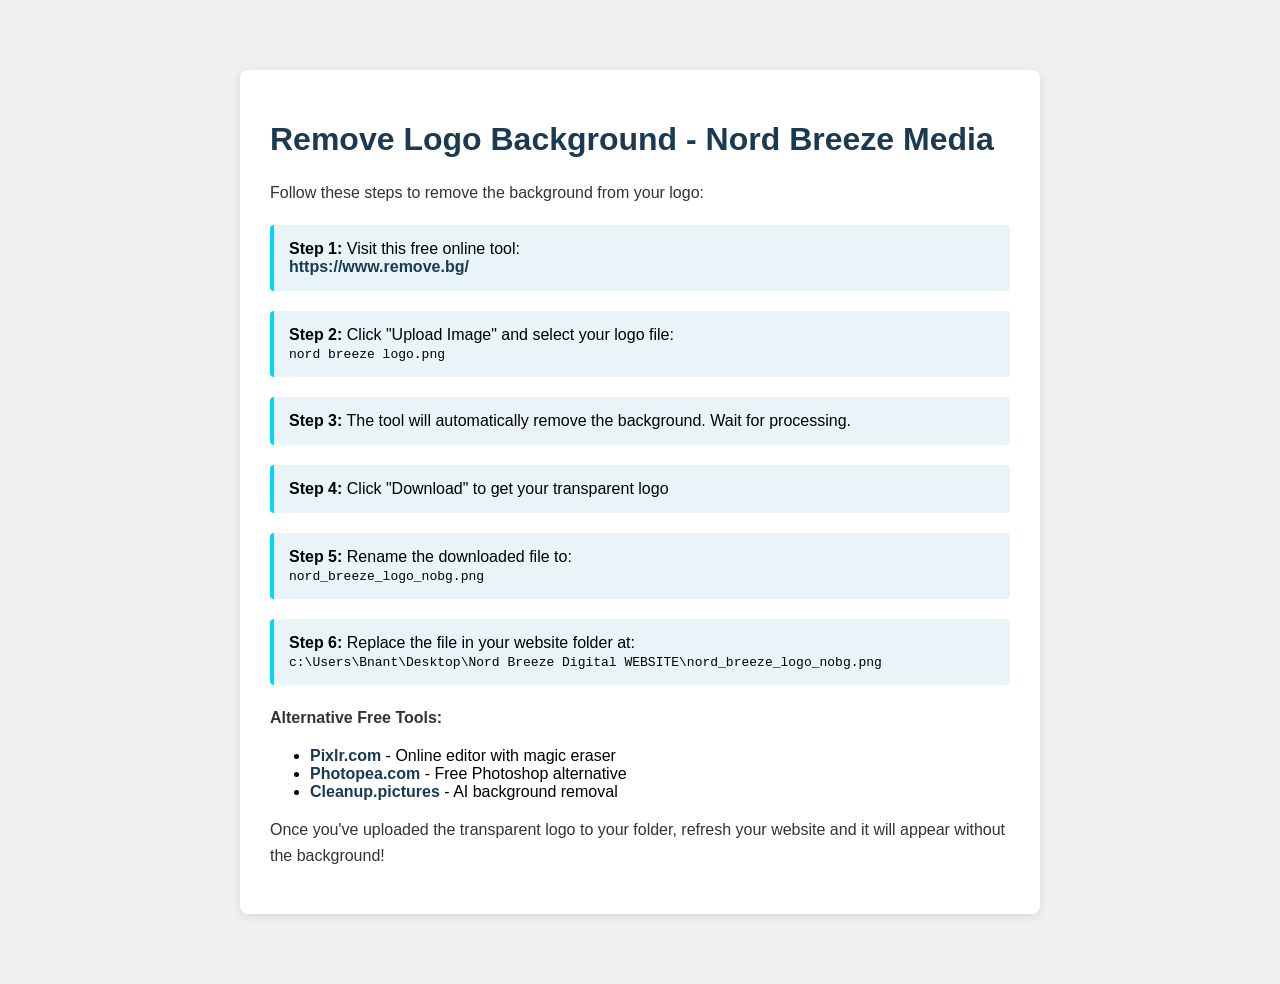
<file: remove_background_guide.html>
<!DOCTYPE html>
<html lang="en">
<head>
    <meta charset="UTF-8">
    <meta name="viewport" content="width=device-width, initial-scale=1.0">
    <title>Remove Logo Background - Nord Breeze Media</title>
    <style>
        body {
            font-family: Arial, sans-serif;
            max-width: 800px;
            margin: 50px auto;
            padding: 20px;
            background: #f0f0f0;
        }
        .container {
            background: white;
            padding: 30px;
            border-radius: 8px;
            box-shadow: 0 2px 10px rgba(0,0,0,0.1);
        }
        h1 { color: #1A3A52; }
        p { line-height: 1.6; color: #333; }
        .step {
            margin: 20px 0;
            padding: 15px;
            background: #E8F4F8;
            border-left: 4px solid #00D9FF;
            border-radius: 4px;
        }
        a {
            color: #1A3A52;
            font-weight: bold;
            text-decoration: none;
        }
        a:hover {
            text-decoration: underline;
        }
        .code {
            background: #2C3E50;
            color: #00D9FF;
            padding: 10px;
            border-radius: 4px;
            margin: 10px 0;
            font-family: monospace;
            overflow-x: auto;
        }
    </style>
</head>
<body>
    <div class="container">
        <h1>Remove Logo Background - Nord Breeze Media</h1>
        <p>Follow these steps to remove the background from your logo:</p>

        <div class="step">
            <strong>Step 1:</strong> Visit this free online tool:<br>
            <a href="https://www.remove.bg/" target="_blank">https://www.remove.bg/</a>
        </div>

        <div class="step">
            <strong>Step 2:</strong> Click "Upload Image" and select your logo file:<br>
            <code>nord breeze logo.png</code>
        </div>

        <div class="step">
            <strong>Step 3:</strong> The tool will automatically remove the background. Wait for processing.
        </div>

        <div class="step">
            <strong>Step 4:</strong> Click "Download" to get your transparent logo
        </div>

        <div class="step">
            <strong>Step 5:</strong> Rename the downloaded file to:<br>
            <code>nord_breeze_logo_nobg.png</code>
        </div>

        <div class="step">
            <strong>Step 6:</strong> Replace the file in your website folder at:<br>
            <code>c:\Users\Bnant\Desktop\Nord Breeze Digital WEBSITE\nord_breeze_logo_nobg.png</code>
        </div>

        <p><strong>Alternative Free Tools:</strong></p>
        <ul>
            <li><a href="https://pixlr.com/x/" target="_blank">Pixlr.com</a> - Online editor with magic eraser</li>
            <li><a href="https://www.photopea.com/" target="_blank">Photopea.com</a> - Free Photoshop alternative</li>
            <li><a href="https://cleanup.pictures/" target="_blank">Cleanup.pictures</a> - AI background removal</li>
        </ul>

        <p>Once you've uploaded the transparent logo to your folder, refresh your website and it will appear without the background!</p>
    </div>
</body>
</html>
</file>
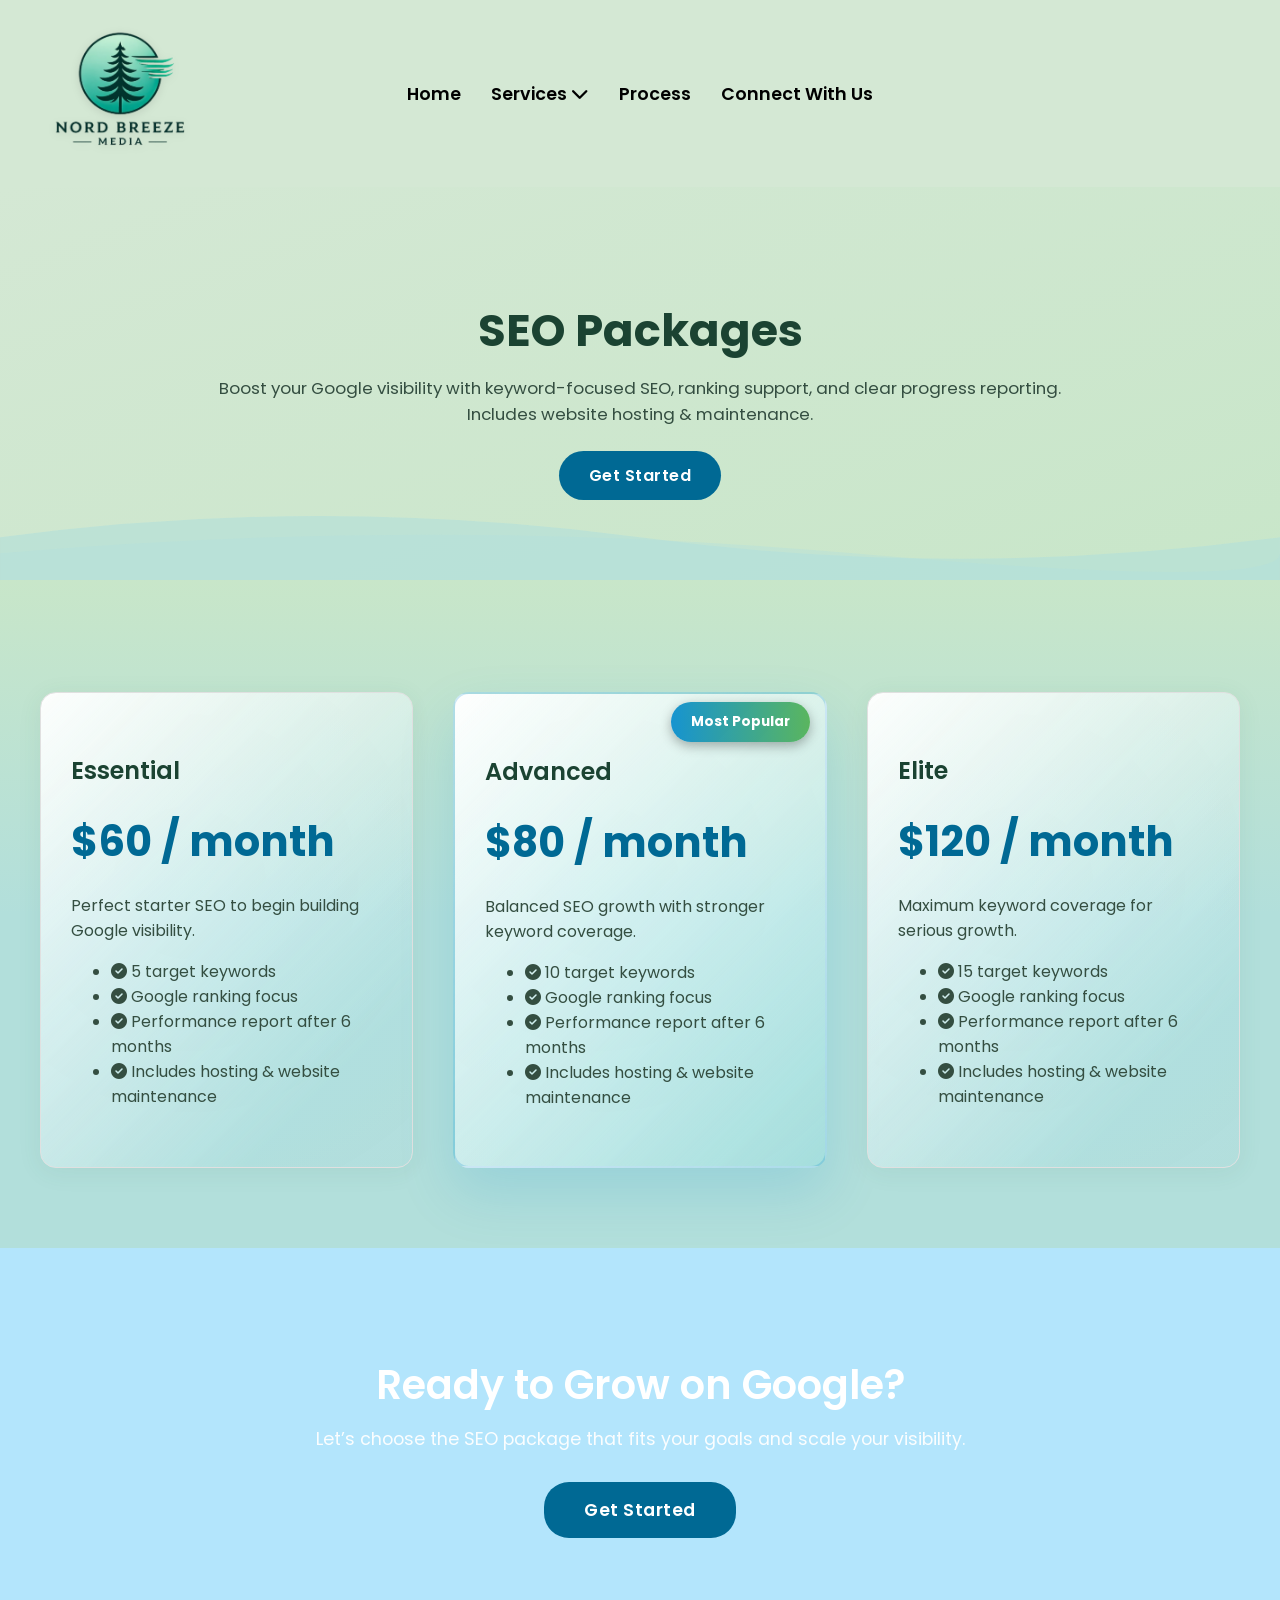
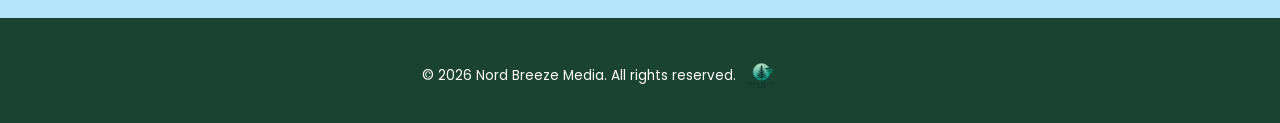
<file: seo-packages.html>
<!DOCTYPE html>
<html lang="en">
<head>
    <meta charset="UTF-8">
    <meta name="viewport" content="width=device-width, initial-scale=1.0">
    <title>SEO Packages - Nord Breeze Media</title>
    <link href="https://fonts.googleapis.com/css2?family=Poppins:wght@400;500;600;700;800&display=swap" rel="stylesheet">
    <link rel="stylesheet" href="styles.css">
    <link rel="stylesheet" href="https://cdnjs.cloudflare.com/ajax/libs/font-awesome/6.4.0/css/all.min.css">
    <link rel="icon" type="image/png" href="NORDBREEZEMEDIA.png">
    <style>
        .packages-hero {
            background: linear-gradient(135deg, #E9F7F3 0%, #CDEFF6 45%, #DFF6E8 100%);
            background-size: 200% 200%;
            animation: hero-wave 18s ease-in-out infinite;
            padding: 100px 20px 60px;
            text-align: center;
            position: relative;
            overflow: hidden;
        }

        .packages-hero::after {
            content: '';
            position: absolute;
            inset: 0;
            background: radial-gradient(circle at 20% 20%, rgba(0, 217, 255, 0.08), transparent 55%),
                        radial-gradient(circle at 80% 30%, rgba(168, 213, 186, 0.1), transparent 60%),
                        radial-gradient(circle at 50% 80%, rgba(179, 229, 252, 0.1), transparent 60%);
            opacity: 0.8;
            pointer-events: none;
        }

        .packages-hero h1 {
            font-size: 3.2rem;
            color: #000000;
            margin-bottom: 20px;
            position: relative;
            z-index: 3;
            font-weight: 800;
            letter-spacing: 2px;
        }

        .packages-hero p {
            font-size: 1.2rem;
            color: #000000;
            max-width: 820px;
            margin: 0 auto;
            position: relative;
            z-index: 3;
        }

        .packages-section {
            padding: 80px 20px;
            background: radial-gradient(
                circle at 50% 50%,
                #F1FBF6 0%,
                #DFF6E8 30%,
                #CDEFF6 55%,
                #BFE6DE 80%,
                #F1FBF6 100%
            );
            background-size: 200% 200%;
            animation: rotate-gradient 16s ease-in-out infinite;
            position: relative;
            border-top: none;
            margin-top: 0;
        }

        .packages-grid {
            display: grid;
            grid-template-columns: repeat(auto-fit, minmax(280px, 1fr));
            gap: 40px;
            max-width: 1200px;
            margin: 0 auto;
            position: relative;
            z-index: 2;
        }

        .package-card {
            background: linear-gradient(
                135deg,
                rgba(255, 255, 255, 0.96) 0%,
                rgba(179, 229, 252, 0.12) 40%,
                rgba(168, 213, 186, 0.12) 100%
            );
            background-size: 200% 200%;
            animation: package-wave 18s ease-in-out infinite;
            border-radius: var(--border-radius);
            padding: 40px 30px;
            border: 1px solid #e0e0e0;
            box-shadow: var(--shadow);
            transition: all 0.3s ease;
            position: relative;
            overflow: hidden;
        }

        .package-card::after {
            content: "";
            position: absolute;
            inset: 0;
            border-radius: var(--border-radius);
            background: radial-gradient(
                circle at 20% 20%,
                rgba(0, 217, 255, 0.12) 0%,
                rgba(168, 213, 186, 0.08) 35%,
                rgba(255, 255, 255, 0) 70%
            );
            background-size: 200% 200%;
            animation: package-wave 16s ease-in-out infinite;
            z-index: 0;
            pointer-events: none;
            opacity: 0.35;
            mix-blend-mode: screen;
        }

        .package-card > * {
            position: relative;
            z-index: 1;
        }

        .package-card::before {
            content: "";
            position: absolute;
            top: 0;
            left: 0;
            width: 100%;
            height: 4px;
            background: linear-gradient(90deg, var(--primary-color), var(--success-color));
            transform: scaleX(0);
            transition: transform 0.3s ease;
        }

        .package-card:hover::before {
            transform: scaleX(1);
        }

        .package-card:hover {
            transform: translateY(-8px);
            box-shadow: 0 12px 40px rgba(0, 0, 0, 0.15);
        }

        .package-card.featured {
            border: 2px solid rgba(0, 136, 204, 0.35);
            background: linear-gradient(135deg, rgba(255, 255, 255, 0.98) 0%, rgba(0, 217, 255, 0.08) 100%);
            animation: featured-flash 2.4s ease-in-out infinite;
        }

        .package-badge {
            position: absolute;
            top: 8px;
            right: 15px;
            background: #000000;
            color: white;
            padding: 10px 20px;
            border-radius: 25px;
            font-size: 0.85rem;
            font-weight: 700;
            box-shadow: 0 4px 12px rgba(0, 0, 0, 0.3);
            white-space: nowrap;
        }

        .price-tag {
            font-size: 2.6rem;
            color: var(--primary-color);
            font-weight: 700;
            margin: 20px 0;
        }

        @keyframes featured-flash {
            0%, 100% {
                box-shadow: 0 8px 26px rgba(0, 217, 255, 0.18);
                border-color: rgba(0, 217, 255, 0.55);
            }
            50% {
                box-shadow: 0 16px 46px rgba(0, 217, 255, 0.6);
                border-color: rgba(0, 217, 255, 1);
            }
        }

        @keyframes package-wave {
            0% { background-position: 0% 50%; }
            50% { background-position: 100% 50%; }
            100% { background-position: 0% 50%; }
        }

        .packages-grid {
            margin-top: 40px;
        }

        .package-card.featured {
            border: 2px solid rgba(0, 136, 204, 0.2);
            box-shadow: 0 25px 55px rgba(0, 136, 204, 0.15);
        }

        .package-card .package-badge {
            background: linear-gradient(90deg, rgba(0, 136, 204, 0.9), rgba(76, 175, 80, 0.9));
        }

        @keyframes hero-wave {
            0% { background-position: 0% 50%; }
            50% { background-position: 100% 50%; }
            100% { background-position: 0% 50%; }
        }

        @keyframes rotate-gradient {
            0% { background-position: 0% 50%; }
            50% { background-position: 100% 50%; }
            100% { background-position: 0% 50%; }
        }

        @media (max-width: 768px) {
            .packages-hero h1 { font-size: 2.4rem; }
            .packages-grid { grid-template-columns: 1fr; }
        }
    </style>
</head>
<body>
    <!-- Navigation -->
    <nav class="navbar">
        <div class="container">
            <div class="nav-brand">
                <a href="index.html"><img src="NORDBREEZEMEDIA.png" alt="Nord Breeze Media Logo"></a>
            </div>
            <ul class="nav-menu">
                <li><a href="index.html#home">Home</a></li>
                <li class="dropdown">
                    <a href="packages.html" class="dropdown-toggle">Services <i class="fas fa-chevron-down"></i></a>
                    <ul class="dropdown-menu">
                        <li><a href="packages.html">Web Design Packages</a></li>
                        <li><a href="seo-packages.html">SEO Packages</a></li>
                        <li><a href="social-media-services.html">Social Media Management</a></li>
                    </ul>
                </li>
                <li><a href="process.html">Process</a></li>
                <li><a href="index.html#contact">Connect With Us</a></li>
            </ul>
            <div id="google_translate_element" class="translate-widget"></div>
            <div class="hamburger">
                <span></span>
                <span></span>
                <span></span>
            </div>
        </div>
    </nav>

    <section class="service-hero">
        <div class="service-hero-inner">
            <h1>SEO Packages</h1>
            <p>Boost your Google visibility with keyword-focused SEO, ranking support, and clear progress reporting. Includes website hosting & maintenance.</p>
            <a href="#seo-packages" class="btn btn-primary">Get Started</a>
        </div>
    </section>

    <section class="packages-section" id="seo-packages">
        <div class="container">
            <div class="packages-grid">
                <div class="package-card">
                    <h3>Essential</h3>
                    <div class="price-tag">$60 / month</div>
                    <p>Perfect starter SEO to begin building Google visibility.</p>
                    <ul>
                        <li><i class="fas fa-check-circle"></i> 5 target keywords</li>
                        <li><i class="fas fa-check-circle"></i> Google ranking focus</li>
                        <li><i class="fas fa-check-circle"></i> Performance report after 6 months</li>
                        <li><i class="fas fa-check-circle"></i> Includes hosting & website maintenance</li>
                    </ul>
                </div>

                <div class="package-card featured">
                    <span class="package-badge">Most Popular</span>
                    <h3>Advanced</h3>
                    <div class="price-tag">$80 / month</div>
                    <p>Balanced SEO growth with stronger keyword coverage.</p>
                    <ul>
                        <li><i class="fas fa-check-circle"></i> 10 target keywords</li>
                        <li><i class="fas fa-check-circle"></i> Google ranking focus</li>
                        <li><i class="fas fa-check-circle"></i> Performance report after 6 months</li>
                        <li><i class="fas fa-check-circle"></i> Includes hosting & website maintenance</li>
                    </ul>
                </div>

                <div class="package-card">
                    <h3>Elite</h3>
                    <div class="price-tag">$120 / month</div>
                    <p>Maximum keyword coverage for serious growth.</p>
                    <ul>
                        <li><i class="fas fa-check-circle"></i> 15 target keywords</li>
                        <li><i class="fas fa-check-circle"></i> Google ranking focus</li>
                        <li><i class="fas fa-check-circle"></i> Performance report after 6 months</li>
                        <li><i class="fas fa-check-circle"></i> Includes hosting & website maintenance</li>
                    </ul>
                </div>
            </div>
        </div>
    </section>

    <section class="cta-section">
        <h2>Ready to Grow on Google?</h2>
        <p>Let’s choose the SEO package that fits your goals and scale your visibility.</p>
        <a href="index.html#contact" class="btn btn-primary btn-large">Get Started</a>
    </section>

    <!-- Footer -->
    <footer class="footer">
        <div class="container">
            <div class="footer-content">
                <div class="footer-left"></div>
                <div class="footer-right">
                    <div class="footer-simple">
                        <p>&copy; 2026 Nord Breeze Media. All rights reserved.</p>
                        <img src="NORDBREEZEMEDIA.png" alt="Nord Breeze Media Logo" class="footer-logo">
                    </div>
                </div>
            </div>
        </div>
    </footer>

    <script>
        function googleTranslateElementInit() {
            new google.translate.TranslateElement(
                { pageLanguage: 'en', includedLanguages: 'en,fr', layout: google.translate.TranslateElement.InlineLayout.SIMPLE },
                'google_translate_element'
            );
        }
    </script>
    <script src="https://translate.google.com/translate_a/element.js?cb=googleTranslateElementInit"></script>
    <script src="script.js"></script>
</body>
</html>
</file>
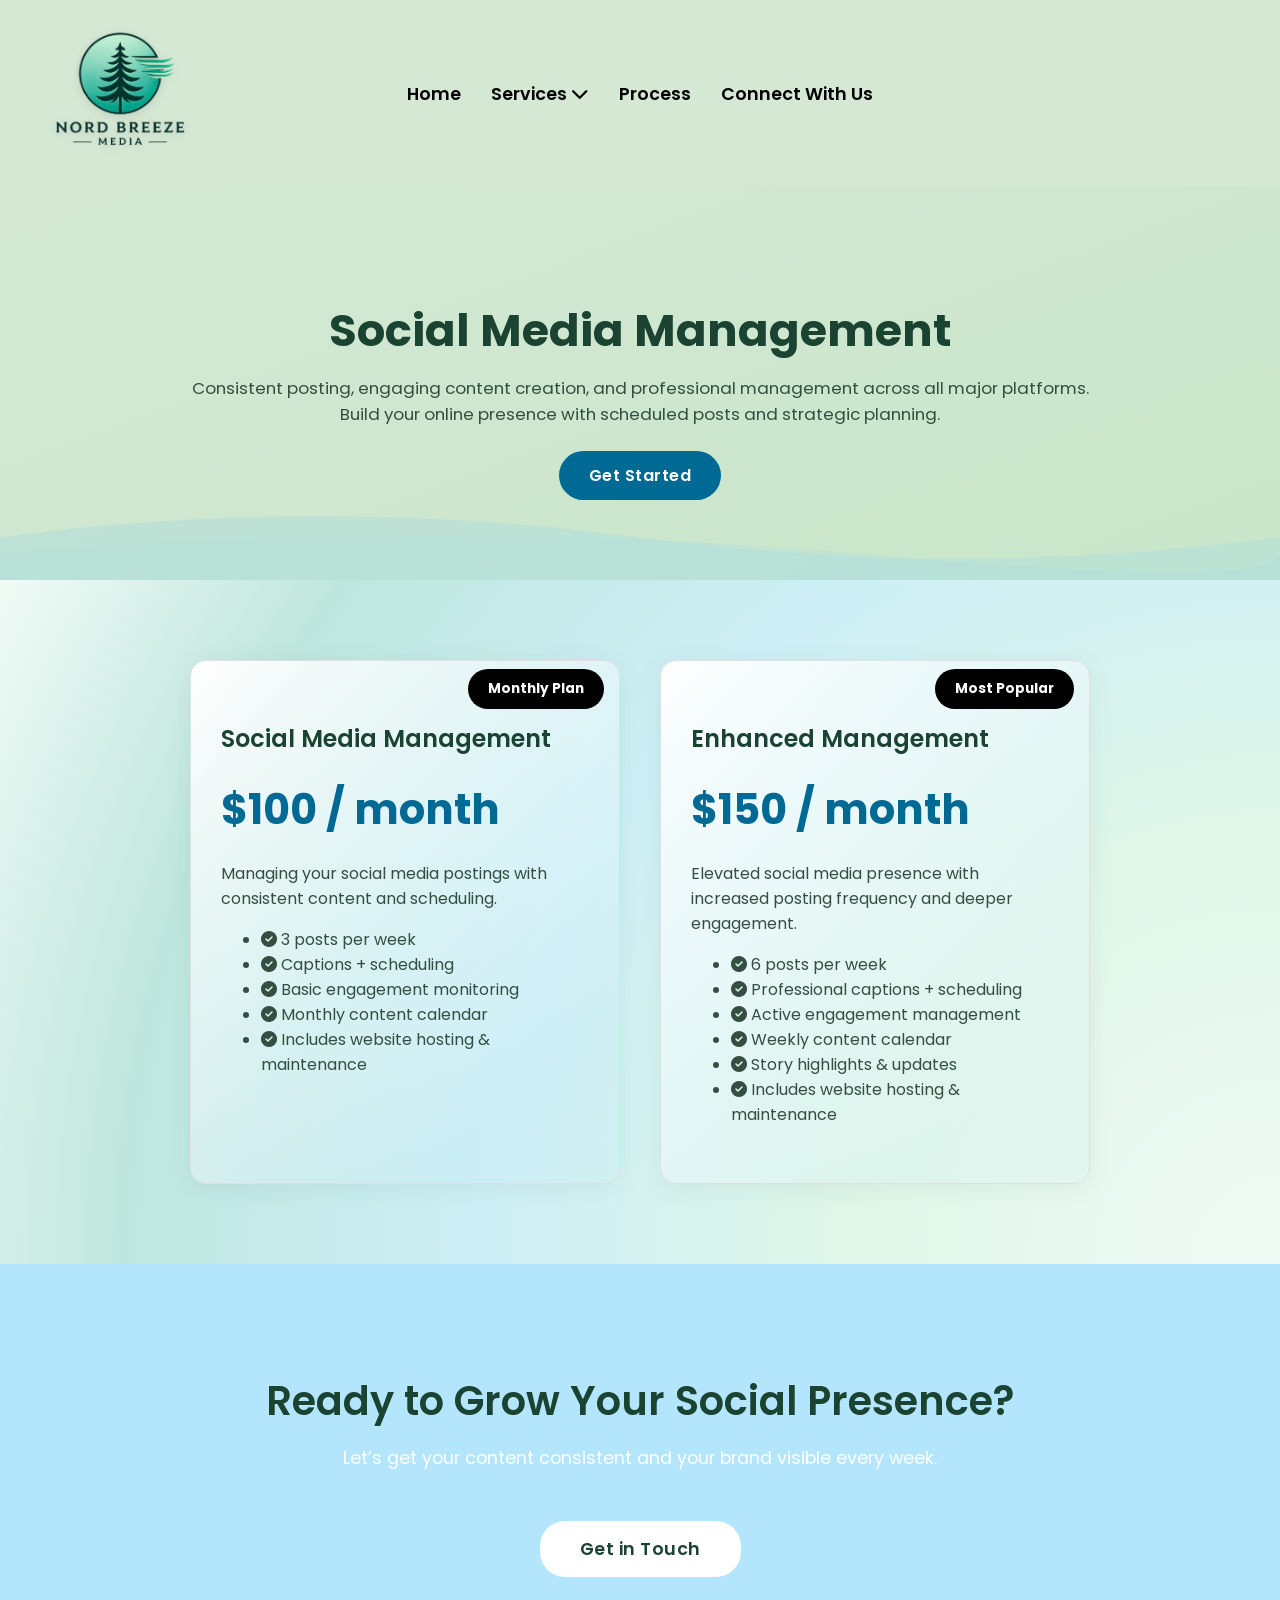
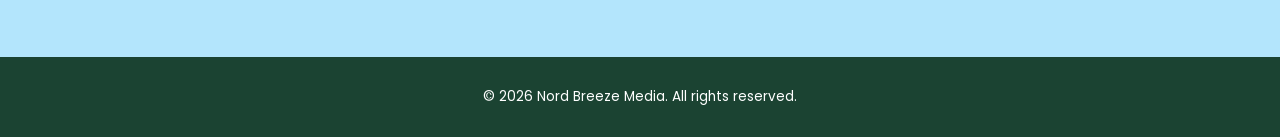
<file: social-media-services.html>
<!DOCTYPE html>
<html lang="en">
<head>
    <meta charset="UTF-8">
    <meta name="viewport" content="width=device-width, initial-scale=1.0">
    <title>Social Media Management Services - Nord Breeze Media</title>
    <link href="https://fonts.googleapis.com/css2?family=Poppins:wght@400;500;600;700;800&display=swap" rel="stylesheet">
    <link rel="stylesheet" href="styles.css?v=2">
    <link rel="stylesheet" href="https://cdnjs.cloudflare.com/ajax/libs/font-awesome/6.4.0/css/all.min.css">
    <link rel="icon" type="image/png" href="NORDBREEZEMEDIA.png">
    <!-- Updated: Feb 2, 2026 -->
    <style>
        .packages-hero {
            background: linear-gradient(135deg, #E9F7F3 0%, #CDEFF6 45%, #DFF6E8 100%);
            background-size: 200% 200%;
            animation: hero-wave 18s ease-in-out infinite;
            padding: 100px 20px 60px;
            text-align: center;
            position: relative;
            overflow: hidden;
        }

        .packages-hero::after {
            content: '';
            position: absolute;
            inset: 0;
            background: radial-gradient(circle at 20% 20%, rgba(0, 217, 255, 0.08), transparent 55%),
                        radial-gradient(circle at 80% 30%, rgba(168, 213, 186, 0.1), transparent 60%),
                        radial-gradient(circle at 50% 80%, rgba(179, 229, 252, 0.1), transparent 60%);
            opacity: 0.8;
            pointer-events: none;
        }

        .packages-hero h1 {
            font-size: 3.2rem;
            color: #000000;
            margin-bottom: 20px;
            position: relative;
            z-index: 3;
            font-weight: 800;
            letter-spacing: 2px;
        }

        .packages-hero p {
            font-size: 1.2rem;
            color: #000000;
            max-width: 820px;
            margin: 0 auto;
            position: relative;
            z-index: 3;
        }

        .packages-section {
            padding: 80px 20px;
            background: radial-gradient(
                circle at 50% 50%,
                #F1FBF6 0%,
                #DFF6E8 30%,
                #CDEFF6 55%,
                #BFE6DE 80%,
                #F1FBF6 100%
            );
            background-size: 200% 200%;
            animation: rotate-gradient 16s ease-in-out infinite;
            position: relative;
            border-top: none;
            margin-top: 0;
        }

        .packages-grid {
            display: grid;
            grid-template-columns: repeat(auto-fit, minmax(280px, 1fr));
            gap: 40px;
            max-width: 900px;
            margin: 0 auto;
        }

        .package-card {
            background: linear-gradient(
                135deg,
                rgba(255, 255, 255, 0.96) 0%,
                rgba(179, 229, 252, 0.12) 40%,
                rgba(168, 213, 186, 0.12) 100%
            );
            background-size: 200% 200%;
            animation: package-wave 18s ease-in-out infinite;
            border-radius: var(--border-radius);
            padding: 40px 30px;
            border: 1px solid #e0e0e0;
            box-shadow: var(--shadow);
            transition: all 0.3s ease;
            position: relative;
            overflow: hidden;
        }

        .package-card::after {
            content: "";
            position: absolute;
            inset: 0;
            border-radius: var(--border-radius);
            background: radial-gradient(
                circle at 20% 20%,
                rgba(0, 217, 255, 0.12) 0%,
                rgba(168, 213, 186, 0.08) 35%,
                rgba(255, 255, 255, 0) 70%
            );
            background-size: 200% 200%;
            animation: package-wave 16s ease-in-out infinite;
            z-index: 0;
            pointer-events: none;
            opacity: 0.35;
            mix-blend-mode: screen;
        }

        .package-card > * {
            position: relative;
            z-index: 1;
        }

        .package-card:hover {
            transform: translateY(-8px);
            box-shadow: 0 12px 40px rgba(0, 0, 0, 0.15);
        }

        .package-badge {
            position: absolute;
            top: 8px;
            right: 15px;
            background: #000000;
            color: white;
            padding: 10px 20px;
            border-radius: 25px;
            font-size: 0.85rem;
            font-weight: 700;
        }

        .price-tag {
            font-size: 2.6rem;
            color: var(--primary-color);
            font-weight: 700;
            margin: 20px 0;
        }

        .cta-section-services {
            text-align: center;
            padding: 80px 20px;
            background: var(--logo-blue-light);
            color: white;
        }

        .cta-section-services h2 {
            font-size: 2.5rem;
            margin-bottom: 20px;
        }

        .cta-section-services p {
            font-size: 1.1rem;
            margin-bottom: 30px;
        }

        @keyframes hero-wave {
            0% { background-position: 0% 50%; }
            50% { background-position: 100% 50%; }
            100% { background-position: 0% 50%; }
        }

        @media (max-width: 768px) {
            .packages-hero h1 { font-size: 2.4rem; }
            .packages-grid { grid-template-columns: 1fr; }
        }

        @keyframes rotate-gradient {
            0% { background-position: 0% 50%; }
            50% { background-position: 100% 50%; }
            100% { background-position: 0% 50%; }
        }

        @keyframes package-wave {
            0% { background-position: 0% 50%; }
            50% { background-position: 100% 50%; }
            100% { background-position: 0% 50%; }
        }
    </style>
</head>
<body>
    <!-- Navigation -->
    <nav class="navbar">
        <div class="container">
            <div class="nav-brand">
                <a href="index.html"><img src="NORDBREEZEMEDIA.png" alt="Nord Breeze Media Logo"></a>
            </div>
            <ul class="nav-menu">
                <li><a href="index.html#home">Home</a></li>
                <li class="dropdown">
                    <a href="packages.html" class="dropdown-toggle">Services <i class="fas fa-chevron-down"></i></a>
                    <ul class="dropdown-menu">
                        <li><a href="packages.html">Web Design Packages</a></li>
                        <li><a href="seo-packages.html">SEO Packages</a></li>
                        <li><a href="social-media-services.html">Social Media Management</a></li>
                    </ul>
                </li>
                <li><a href="process.html">Process</a></li>
                <li><a href="index.html#contact">Connect With Us</a></li>
            </ul>
            <div id="google_translate_element" class="translate-widget"></div>
            <div class="hamburger">
                <span></span>
                <span></span>
                <span></span>
            </div>
        </div>
    </nav>

    <!-- Service Header -->
    <section class="service-hero">
        <div class="service-hero-inner">
            <h1>Social Media Management</h1>
            <p>Consistent posting, engaging content creation, and professional management across all major platforms. Build your online presence with scheduled posts and strategic planning.</p>
            <a href="#social-packages" class="btn btn-primary">Get Started</a>
        </div>
    </section>

    <!-- Social Media Package -->
    <section class="packages-section" id="social-packages">
        <div class="container">
            <div class="packages-grid">
                <div class="package-card">
                    <span class="package-badge">Monthly Plan</span>
                    <h3>Social Media Management</h3>
                    <div class="price-tag">$100 / month</div>
                    <p>Managing your social media postings with consistent content and scheduling.</p>
                    <ul>
                        <li><i class="fas fa-check-circle"></i> 3 posts per week</li>
                        <li><i class="fas fa-check-circle"></i> Captions + scheduling</li>
                        <li><i class="fas fa-check-circle"></i> Basic engagement monitoring</li>
                        <li><i class="fas fa-check-circle"></i> Monthly content calendar</li>
                        <li><i class="fas fa-check-circle"></i> Includes website hosting & maintenance</li>
                    </ul>
                </div>

                <div class="package-card featured">
                    <span class="package-badge">Most Popular</span>
                    <h3>Enhanced Management</h3>
                    <div class="price-tag">$150 / month</div>
                    <p>Elevated social media presence with increased posting frequency and deeper engagement.</p>
                    <ul>
                        <li><i class="fas fa-check-circle"></i> 6 posts per week</li>
                        <li><i class="fas fa-check-circle"></i> Professional captions + scheduling</li>
                        <li><i class="fas fa-check-circle"></i> Active engagement management</li>
                        <li><i class="fas fa-check-circle"></i> Weekly content calendar</li>
                        <li><i class="fas fa-check-circle"></i> Story highlights & updates</li>
                        <li><i class="fas fa-check-circle"></i> Includes website hosting & maintenance</li>
                    </ul>
                </div>
            </div>
        </div>
    </section>

    <!-- CTA Section -->
    <section class="cta-section-services">
        <h2>Ready to Grow Your Social Presence?</h2>
        <p>Let’s get your content consistent and your brand visible every week.</p>
        <a href="index.html#contact" class="btn btn-primary btn-large" style="background-color: white; color: var(--dark-color); margin-top: 20px;">Get in Touch</a>
    </section>

    <!-- Footer -->
    <footer class="footer">
        <div class="container">
            <p>&copy; 2026 Nord Breeze Media. All rights reserved.</p>
        </div>
    </footer>

    <script>
        function googleTranslateElementInit() {
            new google.translate.TranslateElement(
                { pageLanguage: 'en', includedLanguages: 'en,fr', layout: google.translate.TranslateElement.InlineLayout.SIMPLE },
                'google_translate_element'
            );
        }
    </script>
    <script src="https://translate.google.com/translate_a/element.js?cb=googleTranslateElementInit"></script>
    <script src="script.js"></script>
</body>
</html>
</file>
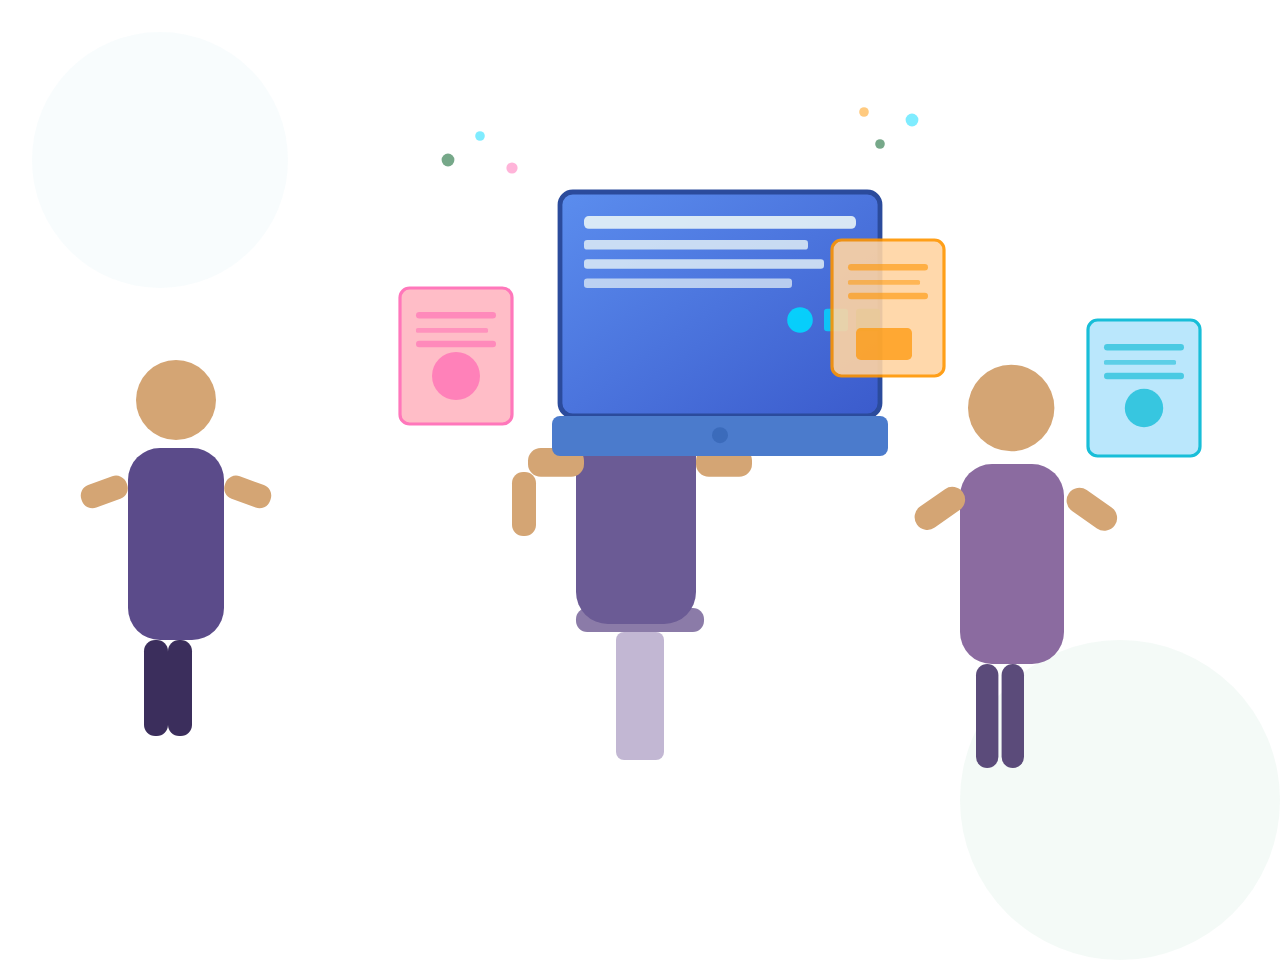
<file: team-illustration.html>
<!DOCTYPE html>
<html lang="en">
<head>
    <meta charset="UTF-8">
    <meta name="viewport" content="width=device-width, initial-scale=1.0">
    <title>Team Working Illustration</title>
    <style>
        body {
            margin: 0;
            padding: 0;
            background: transparent;
        }
        
        svg {
            width: 100%;
            height: 100%;
            display: block;
        }

        /* Animation for floating cards */
        @keyframes float-card-1 {
            0%, 100% { transform: translateY(0px); }
            50% { transform: translateY(-15px); }
        }

        @keyframes float-card-2 {
            0%, 100% { transform: translateY(0px); }
            50% { transform: translateY(-12px); }
        }

        @keyframes float-card-3 {
            0%, 100% { transform: translateY(0px); }
            50% { transform: translateY(-18px); }
        }

        /* Animation for screen/monitor */
        @keyframes pulse-screen {
            0%, 100% { opacity: 1; }
            50% { opacity: 0.85; }
        }

        /* Animation for person typing */
        @keyframes typing-hand {
            0%, 100% { transform: translateY(0px); }
            50% { transform: translateY(-3px); }
        }

        .card-1 { animation: float-card-1 3s ease-in-out infinite; }
        .card-2 { animation: float-card-2 3.5s ease-in-out infinite; }
        .card-3 { animation: float-card-3 3.2s ease-in-out infinite; }
        .monitor { animation: pulse-screen 2s ease-in-out infinite; }
        .typing { animation: typing-hand 0.6s ease-in-out infinite; }
    </style>
</head>
<body>
    <svg viewBox="0 0 800 600" xmlns="http://www.w3.org/2000/svg">
        <!-- Background shapes -->
        <circle cx="100" cy="100" r="80" fill="#E8F4F8" opacity="0.3"/>
        <circle cx="700" cy="500" r="100" fill="#C8E6D4" opacity="0.2"/>

        <!-- Person 1 - Left (Manager) -->
        <g>
            <!-- Body -->
            <rect x="80" y="280" width="60" height="120" rx="20" fill="#5B4B8A"/>
            <!-- Head -->
            <circle cx="110" cy="250" r="25" fill="#D4A574"/>
            <!-- Arms -->
            <rect x="50" y="300" width="30" height="15" rx="7" fill="#D4A574" transform="rotate(-20 65 307)"/>
            <rect x="140" y="300" width="30" height="15" rx="7" fill="#D4A574" transform="rotate(20 155 307)"/>
            <!-- Legs -->
            <rect x="90" y="400" width="15" height="60" rx="7" fill="#3B2E5C"/>
            <rect x="105" y="400" width="15" height="60" rx="7" fill="#3B2E5C"/>
        </g>

        <!-- Person 2 - Center (Developer at screen) -->
        <g>
            <!-- Chair -->
            <rect x="360" y="380" width="80" height="15" rx="7" fill="#8B7BA8"/>
            <rect x="385" y="395" width="30" height="80" rx="5" fill="#A899C0" opacity="0.7"/>
            
            <!-- Body -->
            <rect x="360" y="260" width="75" height="130" rx="20" fill="#6B5B95"/>
            <!-- Head -->
            <circle cx="397" cy="225" r="28" fill="#D4A574"/>
            <!-- Left arm (typing) -->
            <g class="typing">
                <rect x="330" y="280" width="35" height="18" rx="8" fill="#D4A574"/>
                <rect x="320" y="295" width="15" height="40" rx="7" fill="#D4A574"/>
            </g>
            <!-- Right arm -->
            <rect x="435" y="280" width="35" height="18" rx="8" fill="#D4A574"/>
        </g>

        <!-- Person 3 - Right (Designer/Tester) -->
        <g>
            <!-- Body -->
            <rect x="600" y="290" width="65" height="125" rx="20" fill="#8B6BA0"/>
            <!-- Head -->
            <circle cx="632" cy="255" r="27" fill="#D4A574"/>
            <!-- Arms pointing at screen -->
            <rect x="570" y="310" width="35" height="16" rx="8" fill="#D4A574" transform="rotate(-35 587 318)"/>
            <rect x="665" y="310" width="35" height="16" rx="8" fill="#D4A574" transform="rotate(35 682 318)"/>
            <!-- Legs -->
            <rect x="610" y="415" width="14" height="65" rx="7" fill="#5B4B7A"/>
            <rect x="626" y="415" width="14" height="65" rx="7" fill="#5B4B7A"/>
        </g>

        <!-- Monitor/Screen (Center) -->
        <g class="monitor">
            <defs>
                <linearGradient id="screenGradient" x1="0%" y1="0%" x2="100%" y2="100%">
                    <stop offset="0%" style="stop-color:#5B8DEE;stop-opacity:1" />
                    <stop offset="100%" style="stop-color:#3B5BCC;stop-opacity:1" />
                </linearGradient>
            </defs>
            
            <!-- Screen Frame -->
            <rect x="350" y="120" width="200" height="140" rx="8" fill="url(#screenGradient)" stroke="#2B4B9C" stroke-width="3"/>
            
            <!-- Screen Content - Lines -->
            <rect x="365" y="135" width="170" height="8" rx="3" fill="#E8F4F8" opacity="0.9"/>
            <rect x="365" y="150" width="140" height="6" rx="2" fill="#E8F4F8" opacity="0.8"/>
            <rect x="365" y="162" width="150" height="6" rx="2" fill="#E8F4F8" opacity="0.8"/>
            <rect x="365" y="174" width="130" height="6" rx="2" fill="#E8F4F8" opacity="0.7"/>
            
            <!-- Window icons -->
            <circle cx="500" cy="200" r="8" fill="#00D9FF" opacity="0.9"/>
            <rect x="515" y="193" width="15" height="14" rx="2" fill="#00D9FF" opacity="0.8"/>
            <rect x="535" y="193" width="15" height="14" rx="2" fill="#1B6E3A" opacity="0.8"/>
            
            <!-- Bezel -->
            <rect x="345" y="260" width="210" height="25" rx="5" fill="#4B7BCC"/>
            <circle cx="450" cy="272" r="5" fill="#3B6BBB"/>
        </g>

        <!-- Floating Cards -->
        <!-- Card 1 -->
        <g class="card-1">
            <rect x="250" y="180" width="70" height="85" rx="6" fill="#FFB6C1" stroke="#FF69B4" stroke-width="2" opacity="0.9"/>
            <rect x="260" y="195" width="50" height="4" rx="2" fill="#FF69B4" opacity="0.6"/>
            <rect x="260" y="205" width="45" height="3" rx="1" fill="#FF69B4" opacity="0.5"/>
            <rect x="260" y="213" width="50" height="4" rx="2" fill="#FF69B4" opacity="0.6"/>
            <circle cx="285" cy="235" r="15" fill="#FF69B4" opacity="0.7"/>
        </g>

        <!-- Card 2 -->
        <g class="card-2">
            <rect x="520" y="150" width="70" height="85" rx="6" fill="#FFD4A3" stroke="#FF9500" stroke-width="2" opacity="0.9"/>
            <rect x="530" y="165" width="50" height="4" rx="2" fill="#FF9500" opacity="0.6"/>
            <rect x="530" y="175" width="45" height="3" rx="1" fill="#FF9500" opacity="0.5"/>
            <rect x="530" y="183" width="50" height="4" rx="2" fill="#FF9500" opacity="0.6"/>
            <rect x="535" y="205" width="35" height="20" rx="3" fill="#FF9500" opacity="0.7"/>
        </g>

        <!-- Card 3 -->
        <g class="card-3">
            <rect x="680" y="200" width="70" height="85" rx="6" fill="#B3E5FC" stroke="#00B8D4" stroke-width="2" opacity="0.9"/>
            <rect x="690" y="215" width="50" height="4" rx="2" fill="#00B8D4" opacity="0.6"/>
            <rect x="690" y="225" width="45" height="3" rx="1" fill="#00B8D4" opacity="0.5"/>
            <rect x="690" y="233" width="50" height="4" rx="2" fill="#00B8D4" opacity="0.6"/>
            <circle cx="715" cy="255" r="12" fill="#00B8D4" opacity="0.7"/>
        </g>

        <!-- Decorative elements (sparkles/status indicators) -->
        <circle cx="280" cy="100" r="4" fill="#1B6E3A" opacity="0.6"/>
        <circle cx="300" cy="85" r="3" fill="#00D9FF" opacity="0.5"/>
        <circle cx="320" cy="105" r="3.5" fill="#FF69B4" opacity="0.5"/>
        
        <circle cx="550" cy="90" r="3" fill="#1B6E3A" opacity="0.6"/>
        <circle cx="570" cy="75" r="4" fill="#00D9FF" opacity="0.5"/>
        <circle cx="540" cy="70" r="3" fill="#FF9500" opacity="0.5"/>
    </svg>
</body>
</html>
</file>
<file: styles.css>
/* Nord Breeze Media – Earthy green-to-blue gradient, nature-inspired */
:root {
    --primary-color: #006994;
    --secondary-color: #0288D1;
    --success-color: #2d6a4f;
    --breeze-green: #2d6a4f;
    --breeze-green-light: #95d5b2;
    --logo-blue-light: #b3e5fc;
    --dark-color: #1b4332;
    --text-color: #344e41;
    --light-color: #f1faee;
    --border-radius: 16px;
    --shadow: 0 4px 24px rgba(45, 106, 79, 0.08);
    --shadow-card: 0 8px 32px rgba(27, 67, 50, 0.06);
    --transition: all 0.3s ease;
    /* Earthy gradient steps (lighter green → blue) – one shade darker at top for seamless header */
    --gradient-1: #d4e8d4;
    --gradient-2: #c8e6c9;
    --gradient-3: #b2dfdb;
    --gradient-4: #b3e5fc;
    --gradient-5: #e1f5fe;
}
html, body {
    width: 100%;
    min-width: 100%;
    overflow-x: hidden;
}
/* Animated Blobs for Services Section */

/* Conjoined Green Background for Main Sections */
.conjoined-bg {
    background: linear-gradient(135deg, #A8D5BA 0%, #C8E6D4 100%);
    min-height: 100vh;
    position: relative;
    z-index: 0;
    padding-top: 0;
}

/* Floating Blob Styles */
.floating-blob {
    position: absolute;
    border-radius: 50%;
    opacity: 0.28;
    z-index: 0;
    animation: blobMove 12s ease-in-out infinite;
    pointer-events: none;
}
.floating-blob.blob1 {
    top: 10%;
    left: 5%;
    width: 220px;
    height: 180px;
    background: radial-gradient(circle, #B3E5FC 60%, transparent 100%);
}
.floating-blob.blob2 {
    bottom: 8%;
    right: 8%;
    width: 180px;
    height: 140px;
    background: radial-gradient(circle, #A8D5BA 60%, transparent 100%);
}
.floating-blob.blob3 {
    top: 40%;
    left: 60%;
    width: 120px;
    height: 100px;
    background: radial-gradient(circle, #00D9FF 60%, transparent 100%);
    opacity: 0.18;
}
@keyframes blobMove {
    0%, 100% { transform: translateY(0) scale(1); }
    50% { transform: translateY(-30px) scale(1.07); }
}
/* Unified Section Styles */
.unified-section {
    background: linear-gradient(135deg, #f5fafc 0%, #eaf6f6 100%);
    position: relative;
    padding: 60px 0;
    overflow: hidden;
}

/* Floating Shapes (example, can be customized) */
.unified-section::before {
    content: '';
    position: absolute;
    top: -80px;
    left: -120px;
    width: 400px;
    height: 400px;
    background: radial-gradient(circle, #f7e9d7 60%, transparent 100%);
    opacity: 0.35;
    z-index: 1;
}
.unified-section::after {
    content: '';
    position: absolute;
    bottom: -100px;
    right: -100px;
    width: 350px;
    height: 350px;
    background: radial-gradient(circle, #d7e9f7 60%, transparent 100%);
    opacity: 0.25;
    z-index: 1;
}

/* Section Content Layer */
.unified-section > * {
    position: relative;
    z-index: 2;
}

/* Scroll Animation */
.fade-slide {
    opacity: 0;
    transform: translateY(40px);
    transition: opacity 0.8s ease, transform 0.8s ease;
}
.fade-slide.visible {
    opacity: 1;
    transform: translateY(0);
}

/* Subtle glowing button animation */
@keyframes buttonGlow {
    0% {
        box-shadow: 0 0 0 rgba(45, 106, 79, 0);
    }
    50% {
        box-shadow: 0 0 18px rgba(45, 106, 79, 0.6);
    }
    100% {
        box-shadow: 0 0 0 rgba(45, 106, 79, 0);
    }
}

.btn-flash {
    animation: pulse-flash 0.8s ease-in-out infinite;
}

/* Team Illustration Animations */
@keyframes float-card-1 {
    0%, 100% { transform: translateY(0px); }
    50% { transform: translateY(-15px); }
}

@keyframes float-card-2 {
    0%, 100% { transform: translateY(0px); }
    50% { transform: translateY(-12px); }
}

@keyframes float-card-3 {
    0%, 100% { transform: translateY(0px); }
    50% { transform: translateY(-18px); }
}

@keyframes pulse-screen {
    0%, 100% { opacity: 1; }
    50% { opacity: 0.85; }
}

@keyframes typing-hand {
    0%, 100% { transform: translateY(0px); }
    50% { transform: translateY(-3px); }
}

.card-1 { animation: float-card-1 3s ease-in-out infinite; }
.card-2 { animation: float-card-2 3.5s ease-in-out infinite; }
.card-3 { animation: float-card-3 3.2s ease-in-out infinite; }
.monitor { animation: pulse-screen 2s ease-in-out infinite; }
.typing { animation: typing-hand 0.6s ease-in-out infinite; }

@keyframes screen-flash {
    0%, 100% {
        filter: drop-shadow(0 4px 8px rgba(0, 0, 0, 0.2)) drop-shadow(0 0 5px rgba(27, 110, 58, 0)) brightness(1);
    }
    50% {
        filter: drop-shadow(0 4px 8px rgba(0, 0, 0, 0.2)) drop-shadow(0 0 35px rgba(27, 110, 58, 0.9)) brightness(1.15);
    }
}

.screen-flash {
    animation: screen-flash 0.9s ease-in-out infinite !important;
}

.container {
    max-width: 1200px;
    margin: 0 auto;
    padding: 0 20px;
}

/* Typography */
h1, h2, h3, h4, h5, h6 {
    font-weight: 600;
    line-height: 1.2;
}

body {
    margin: 0;
    font-family: 'Poppins', 'Segoe UI', Tahoma, Geneva, Verdana, sans-serif;
    color: var(--text-color);
}

h2 {
    font-size: 2.5rem;
    margin-bottom: 20px;
    color: var(--dark-color);
}

h3 {
    font-size: 1.5rem;
    color: var(--dark-color);
}

.section-subtitle {
    font-size: 1.1rem;
    color: #666;
    margin-bottom: 40px;
}

/* Animations */
@keyframes pulse-flash {
    0%, 100% {
        opacity: 1;
        transform: scale(1);
    }
    50% {
        opacity: 0.7;
        transform: scale(1.05);
    }
}

/* Buttons */
.btn {
    display: inline-block;
    padding: 12px 30px;
    font-size: 1rem;
    font-weight: 600;
    text-decoration: none;
    border: none;
    border-radius: 25px;
    cursor: pointer;
    transition: var(--transition);
    font-family: 'Poppins', 'Segoe UI', Tahoma, Geneva, Verdana, sans-serif;
    letter-spacing: 0.5px;
}

.btn-flash {
    animation: pulse-flash 1.5s ease-in-out infinite;
}

.btn-primary {
    background-color: var(--primary-color);
    color: white;
}

.btn-primary:hover {
    background-color: #0052a3;
    transform: translateY(-2px);
    box-shadow: var(--shadow);
}

.hero .btn-primary {
    background-color: var(--success-color);
    color: white;
    padding: 15px 45px;
    font-size: 1.15rem;
    border-radius: 30px;
    box-shadow: 0 4px 15px rgba(45, 106, 79, 0.35);
    font-weight: 700;
    letter-spacing: 0.8px;
    text-decoration: none;
    display: inline-block;
    transition: all 0.3s ease;
}

.hero .btn-primary:hover {
    background-color: #1b4332;
    box-shadow: 0 6px 20px rgba(45, 106, 79, 0.45);
}

.btn-outline {
    background-color: transparent;
    color: var(--primary-color);
    border: 2px solid var(--primary-color);
}

.btn-outline:hover {
    background-color: var(--primary-color);
    color: white;
}

.btn-large {
    padding: 15px 40px;
    font-size: 1.1rem;
}

/* Navigation – same as hero start for one consistent background */
.navbar {
    background: var(--gradient-1);
    box-shadow: none;
    position: relative;
    top: 0;
    z-index: 100;
    overflow: visible;
}

.navbar .container {
    display: flex;
    justify-content: space-between;
    align-items: center;
    padding: 10px 20px;
    overflow: visible;
}

.nav-brand {
    display: flex;
    align-items: center;
    gap: 15px;
    flex: 0 0 auto;
}

.nav-brand img {
    height: 160px;
    width: auto;
    background-color: transparent;
    filter: drop-shadow(0 2px 4px rgba(0, 0, 0, 0.1));
}

.nav-brand h1 {
    color: var(--primary-color);
    font-size: 1.5rem;
    margin: 0;
}

.nav-menu {
    display: flex;
    list-style: none;
    gap: 30px;
    margin: 0;
    padding: 0;
    position: absolute;
    left: 50%;
    transform: translateX(-50%);
}

.nav-menu li {
    position: relative;
}

.nav-menu a {
    color: #000000;
    text-decoration: none;
    font-weight: 600;
    transition: var(--transition);
    display: block;
    padding: 10px 0;
    font-size: 1.1rem;
}

.nav-menu a:hover {
    color: #006994;
}

.translate-widget {
    margin-left: auto;
    display: flex;
    align-items: center;
    gap: 8px;
}

.translate-widget .goog-te-gadget {
    font-family: 'Poppins', 'Segoe UI', Tahoma, Geneva, Verdana, sans-serif;
    font-size: 0.9rem;
    color: var(--dark-color);
}

.translate-widget select {
    border: 1px solid #ddd;
    border-radius: 20px;
    padding: 6px 12px;
    background: #fff;
    color: var(--dark-color);
    font-size: 0.9rem;
    outline: none;
}

.translate-widget select:focus {
    border-color: var(--primary-color);
    box-shadow: 0 0 0 2px rgba(0, 105, 148, 0.15);
}

/* Dropdown Styles */
.dropdown {
    position: relative;
}

.dropdown-toggle {
    display: flex;
    align-items: center;
    gap: 6px;
}

.dropdown-menu {
    position: absolute;
    top: 100%;
    left: 0;
    background-color: white;
    list-style: none;
    min-width: 250px;
    border-radius: var(--border-radius);
    box-shadow: var(--shadow);
    opacity: 0;
    visibility: hidden;
    transform: translateY(-10px);
    transition: var(--transition);
    margin-top: 10px;
    overflow: hidden;
}

.dropdown:hover .dropdown-menu {
    opacity: 1;
    visibility: visible;
    transform: translateY(0);
}

.dropdown-menu li {
    margin: 0;
    padding: 0;
}

.dropdown-menu a {
    padding: 12px 20px;
    color: var(--text-color);
    display: block;
    font-size: 1rem;
    transition: var(--transition);
}

.dropdown-menu a:hover {
    background-color: var(--light-color);
    color: var(--primary-color);
    padding-left: 30px;
}

.hamburger {
    display: none;
    flex-direction: column;
    cursor: pointer;
}

.hamburger span {
    width: 25px;
    height: 3px;
    background-color: var(--text-color);
    margin: 5px 0;
    transition: var(--transition);
}

/* Hero Section – start of gradient, keep illustration */
.hero {
    background: linear-gradient(160deg, var(--gradient-1) 0%, var(--gradient-2) 100%);
    padding: 80px 20px 100px;
    position: relative;
    overflow: hidden;
}
.hero::after {
    content: "";
    position: absolute;
    bottom: 0;
    left: 0;
    right: 0;
    height: 80px;
    background: url('data:image/svg+xml;utf8,<svg xmlns="http://www.w3.org/2000/svg" viewBox="0 0 1200 80"><path d="M0 80 L0 40 Q300 0 600 40 T1200 40 L1200 80 Z" fill="%23b2dfdb" opacity="0.6"/><path d="M0 80 L0 55 Q400 20 800 55 T1200 55 L1200 80 Z" fill="%23b2dfdb" opacity="0.4"/></svg>') no-repeat center bottom;
    background-size: cover;
    pointer-events: none;
    z-index: 0;
}

.hero-content {
    display: grid;
    grid-template-columns: 1fr 1fr;
    gap: 60px;
    align-items: center;
    max-width: 1200px;
    margin: 0 auto;
    position: relative;
    z-index: 1;
}

.hero-text h2 {
    font-size: 3.5rem;
    color: var(--dark-color);
    margin-bottom: 20px;
    font-weight: 700;
    line-height: 1.2;
}

.hero-text p {
    font-size: 1.3rem;
    color: var(--text-color);
    margin-bottom: 30px;
}

/* Shared hero for service pages */
.service-hero {
    background: linear-gradient(160deg, var(--gradient-1) 0%, var(--gradient-2) 100%);
    padding: 80px 20px 80px;
    position: relative;
    overflow: hidden;
    text-align: center;
}

.service-hero::after {
    content: "";
    position: absolute;
    bottom: 0;
    left: 0;
    right: 0;
    height: 80px;
    background: url('data:image/svg+xml;utf8,<svg xmlns="http://www.w3.org/2000/svg" viewBox="0 0 1200 80"><path d="M0 80 L0 40 Q300 0 600 40 T1200 40 L1200 80 Z" fill="%23b2dfdb" opacity="0.6"/><path d="M0 80 L0 55 Q400 20 800 55 T1200 55 L1200 80 Z" fill="%23b2dfdb" opacity="0.4"/></svg>') no-repeat center bottom;
    background-size: cover;
    pointer-events: none;
    z-index: 0;
}

.service-hero-inner {
    max-width: 900px;
    margin: 0 auto;
    position: relative;
    z-index: 1;
}

.service-hero h1 {
    font-size: 2.8rem;
    font-weight: 700;
    color: var(--dark-color);
    margin-bottom: 12px;
}

.service-hero p {
    font-size: 1.05rem;
    color: var(--text-color);
    margin-bottom: 24px;
}

/* Services Section */
.services {
    padding: 72px 20px 80px;
    background: linear-gradient(180deg, var(--gradient-2) 0%, var(--gradient-3) 50%);
    position: relative;
    overflow: hidden;
}

/* SEO packages main section – match services gradient */
#seo-packages {
    padding: 72px 20px 80px;
    background: linear-gradient(180deg, var(--gradient-2) 0%, var(--gradient-3) 50%);
}

.services::before {
    content: none; /* Removed background image */
}

.services .container {
    position: relative;
    z-index: 1;
    text-align: center;
}

.services-grid {
    display: grid;
    grid-template-columns: repeat(auto-fit, minmax(300px, 1fr));
    gap: 30px;
    margin-top: 50px;
}

.service-card {
    background-color: white;
    padding: 40px 30px;
    border-radius: var(--border-radius);
    box-shadow: var(--shadow);
    transition: var(--transition);
    text-align: left;
    display: flex;
    flex-direction: column;
}

.service-card:hover {
    transform: translateY(-10px);
    box-shadow: 0 5px 30px rgba(0, 0, 0, 0.15);
}

.service-card .btn {
    margin-top: auto;
    width: 100%;
    background-color: transparent;
    color: #1B6E3A;
    font-weight: 700;
    border: none;
    box-shadow: none;
    padding: 0;
}

.service-card .btn:hover {
    background-color: transparent;
    color: #145a2f;
}

.service-icon {
    font-size: 3rem;
    color: var(--primary-color);
    margin-bottom: 20px;
    display: inline-flex;
    align-items: center;
    justify-content: center;
    width: 80px;
    height: 80px;
    background: linear-gradient(135deg, rgba(0, 217, 255, 0.1) 0%, rgba(168, 213, 186, 0.1) 100%);
    border-radius: 50%;
    animation: icon-float 3s ease-in-out infinite;
    position: relative;
    transition: all 0.3s ease;
}

.service-icon::before {
    content: "";
    position: absolute;
    inset: -2px;
    border-radius: 50%;
    background: conic-gradient(from 0deg, transparent 0deg, rgba(0, 217, 255, 0.6) 60deg, rgba(168, 213, 186, 0.4) 120deg, transparent 180deg);
    animation: icon-spin 4s linear infinite;
    z-index: -1;
    opacity: 0.5;
}

@keyframes icon-float {
    0%, 100% {
        transform: translateY(0px);
    }
    50% {
        transform: translateY(-15px);
    }
}

@keyframes icon-spin {
    to {
        transform: rotate(360deg);
    }
}

.service-card:hover .service-icon {
    animation: icon-float 1.5s ease-in-out infinite;
    color: var(--success-color);
}

.service-card:hover .service-icon::before {
    animation: icon-spin 2s linear infinite;
    opacity: 1;
}

.service-card {
    transition: all 0.3s ease;
    position: relative;
    overflow: hidden;
}

.service-card::before {
    content: "";
    position: absolute;
    top: 0;
    left: 0;
    width: 100%;
    height: 4px;
    background: linear-gradient(90deg, var(--primary-color), var(--success-color));
    transform: scaleX(0);
    transition: transform 0.3s ease;
}

.service-card:hover::before {
    transform: scaleX(1);
}

.service-card:hover {
    transform: translateY(-8px);
    box-shadow: 0 12px 40px rgba(0, 0, 0, 0.15);
}

.service-card h3 {
    margin-bottom: 15px;
    color: var(--dark-color);
    font-size: 1.5rem;
}

.service-card p {
    color: var(--text-color);
    margin-bottom: 25px;
    line-height: 1.6;
}

.features {
    list-style: none;
    padding: 0;
    margin: 20px 0;
}

.features li {
    padding: 8px 0;
    color: var(--text-color);
    display: flex;
    align-items: center;
    gap: 10px;
}

.features a {
    color: var(--text-color);
    text-decoration: none;
    transition: var(--transition);
    font-weight: 500;
}

.features a:hover {
    color: var(--primary-color);
    text-decoration: underline;
}

.features i {
    color: var(--success-color);
    flex-shrink: 0;
}

/* Pricing Section */
.pricing {
    padding: 80px 20px;
}

.pricing .container {
    text-align: center;
}

.pricing-grid {
    display: grid;
    grid-template-columns: repeat(auto-fit, minmax(350px, 1fr));
    gap: 40px;
    margin-top: 50px;
}

.pricing-card {
    background-color: rgba(255, 255, 255, 0.9);
    border-radius: var(--border-radius);
    overflow: hidden;
    box-shadow: var(--shadow);
    border: 1px solid rgba(168, 213, 186, 0.6);
}

.pricing-card h3 {
    background-color: #1B6E3A;
    color: white;
    padding: 20px;
    margin: 0;
}

.pricing-content {
    display: grid;
    grid-template-columns: repeat(3, 1fr);
    gap: 20px;
    padding: 20px;
}

.price-tier {
    padding: 30px 20px;
    border: 1px solid #e0e0e0;
    border-radius: var(--border-radius);
    position: relative;
    transition: var(--transition);
}

.price-tier:hover {
    border-color: var(--primary-color);
}

.price-tier.highlight {
    background: linear-gradient(135deg, #FFFFFF 0%, var(--breeze-green-light) 100%);
    border-color: #1B6E3A;
    transform: scale(1.05);
}

.badge {
    position: absolute;
    top: -15px;
    left: 50%;
    transform: translateX(-50%);
    background-color: #1B6E3A;
    color: white;
    padding: 5px 15px;
    border-radius: 20px;
    font-size: 0.85rem;
    font-weight: 600;
}

.price-tier h4 {
    margin-bottom: 15px;
    font-size: 1.2rem;
}

.price {
    font-size: 2rem;
    font-weight: bold;
    color: #1B6E3A;
    margin: 15px 0;
}

.currency {
    font-size: 1.2rem;
}

.period {
    font-size: 0.8rem;
    color: #666;
}

.package-features {
    list-style: none;
    margin: 20px 0;
    text-align: left;
}

.package-features li {
    padding: 10px 0;
    color: #666;
    border-bottom: 1px solid #f0f0f0;
}

.package-features li:last-child {
    border-bottom: none;
}

.price-tier .btn {
    margin-top: 20px;
    width: 100%;
}

/* Services Section Enhancement – keep gradient, no solid override */
.services {
    background: linear-gradient(180deg, var(--gradient-2) 0%, var(--gradient-3) 50%);
    position: relative;
}

.services::before {
    content: none; /* Removed content */
}

.services h2 {
    position: relative;
    display: inline-block;
}

.services h2::after {
    content: "";
    position: absolute;
    bottom: -10px;
    left: 50%;
    transform: translateX(-50%);
    width: 80px;
    height: 3px;
    background: linear-gradient(90deg, var(--primary-color), var(--success-color));
    border-radius: 2px;
}

/* Foundation Section – gradient step 3–4, earthy */
.foundation-section {
    padding: 80px 20px;
    background: linear-gradient(180deg, var(--gradient-3) 0%, var(--gradient-4) 100%);
    position: relative;
    border-top: none;
    overflow: hidden;
}
.foundation-section::before {
    content: "";
    position: absolute;
    bottom: 0;
    left: 0;
    right: 0;
    height: 120px;
    background: url('data:image/svg+xml;utf8,<svg xmlns="http://www.w3.org/2000/svg" viewBox="0 0 1200 120"><path d="M0 120 L0 80 L200 40 L400 70 L600 30 L800 60 L1000 25 L1200 55 L1200 120 Z" fill="%232d6a4f" opacity="0.06"/><path d="M0 120 L0 95 L150 60 L350 85 L550 55 L750 80 L950 50 L1200 75 L1200 120 Z" fill="%231b4332" opacity="0.04"/></svg>') no-repeat center bottom;
    background-size: cover;
    pointer-events: none;
    z-index: 0;
}

.foundation-content {
    display: grid;
    grid-template-columns: 1fr 1fr;
    gap: 60px;
    align-items: center;
    max-width: 1200px;
    margin: 0 auto;
}

.foundation-text h2 {
    font-size: 2.8rem;
    color: var(--dark-color);
    margin-bottom: 20px;
    line-height: 1.3;
    font-weight: 700;
}

.foundation-text p {
    font-size: 1.2rem;
    color: var(--text-color);
    margin-bottom: 30px;
    line-height: 1.8;
}

.foundation-illustration {
    display: flex;
    align-items: center;
    justify-content: center;
}

.foundation-svg {
    width: 100%;
    max-width: 400px;
    filter: drop-shadow(0 10px 30px rgba(10, 26, 36, 0.15));
}

.block-1, .block-2, .block-3, .block-4, .block-5, .block-6 {
    transform-origin: center;
}

.block-1 {
    animation: block-pop 0.6s ease-out 0s;
}

.block-2 {
    animation: block-pop 0.6s ease-out 0.1s;
}

.block-3 {
    animation: block-pop 0.6s ease-out 0.2s;
}

.block-4 {
    animation: block-pop 0.6s ease-out 0.3s;
}

.block-5 {
    animation: block-pop 0.6s ease-out 0.4s;
}

.block-6 {
    animation: block-pop 0.6s ease-out 0.5s;
}

@keyframes block-pop {
    0% {
        opacity: 0;
        transform: scale(0.5) translateY(30px);
    }
    100% {
        opacity: 1;
        transform: scale(1) translateY(0);
    }
}

.success-icon {
    animation: success-bounce 2s ease-in-out infinite;
}

@keyframes success-bounce {
    0%, 100% {
        transform: translateY(0) scale(1);
    }
    50% {
        transform: translateY(-15px) scale(1.1);
    }
}

@media (max-width: 768px) {
    .foundation-content {
        grid-template-columns: 1fr;
        gap: 32px;
        text-align: center;
    }

    .foundation-text h2 {
        font-size: 2rem;
    }

    .foundation-text p {
        font-size: 1rem;
        margin-bottom: 18px;
    }

    /* Move the Start Building Today button visually into the foundation block area on mobile */
    .foundation-btn {
        position: absolute;
        left: 50%;
        bottom: 118px;
        transform: translateX(-50%);
        z-index: 2;
        width: 220px;
        max-width: 80%;
        border-radius: 18px;
    }

    .foundation-svg {
        max-width: 280px;
        margin: 0 auto 20px auto;
    }
}

/* Process Section */
.process {
    padding: 80px 20px;
    background-color: #a8dfd2; /* Changed background color */
}

.process .container {
    text-align: center;
}

.process-steps {
    display: grid;
    grid-template-columns: repeat(auto-fit, minmax(250px, 1fr));
    gap: 20px;
    margin-top: 50px;
    align-items: center;
}

.step {
    background-color: white;
    padding: 30px;
    border-radius: var(--border-radius);
    box-shadow: var(--shadow);
    text-align: center;
}

.step-number {
    display: inline-flex;
    align-items: center;
    justify-content: center;
    width: 60px;
    height: 60px;
    background-color: var(--primary-color);
    color: white;
    border-radius: 50%;
    font-size: 1.5rem;
    font-weight: bold;
    margin-bottom: 15px;
}

.step h3 {
    margin-bottom: 10px;
}

.step p {
    color: #666;
}

.step-arrow {
    display: flex;
    justify-content: center;
    color: var(--primary-color);
    font-size: 1.5rem;
}

/* Testimonials Section – gradient step 4–5, cleaner */
.testimonials {
    padding: 56px 20px 64px;
    background: linear-gradient(180deg, var(--gradient-4) 0%, var(--gradient-5) 100%);
    position: relative;
    margin-top: 0;
}
.testimonials::before {
    content: none;
}
.testimonials::after {
    content: none;
}

.testimonials h2 {
    position: relative;
    display: inline-block;
}

.testimonials h2::after {
    content: "";
    position: absolute;
    bottom: -10px;
    left: 50%;
    transform: translateX(-50%);
    width: 80px;
    height: 3px;
    background: linear-gradient(90deg, var(--primary-color), var(--success-color));
    border-radius: 2px;
}

.testimonials .container {
    text-align: center;
    position: relative;
    z-index: 1;
}


.testimonials h2 {
    color: var(--dark-color);
}

.testimonials .section-subtitle {
    color: var(--text-color);
}

.testimonials-grid {
    display: grid;
    grid-template-columns: repeat(auto-fit, minmax(300px, 1fr));
    gap: 30px;
    margin-top: 30px;
}

.testimonial-card {
    background: rgba(255, 255, 255, 0.9);
    padding: 28px 24px;
    border-radius: var(--border-radius);
    box-shadow: 0 6px 24px rgba(27, 67, 50, 0.06);
    text-align: left;
    position: relative;
    transition: all 0.3s ease;
    border-left: 3px solid var(--success-color);
}

.testimonial-card:hover {
    transform: translateY(-4px);
    box-shadow: 0 10px 32px rgba(27, 67, 50, 0.08);
}

.testimonial-card::before {
    content: "\201C";
    position: absolute;
    top: 15px;
    left: 15px;
    font-size: 4rem;
    color: var(--primary-color);
    opacity: 0.1;
    font-family: Georgia, serif;
    line-height: 1;
}
.google-review-card::before {
    content: none;
}

/* Google-style review cards */
.testimonials-google {
    display: grid;
    grid-template-columns: repeat(auto-fit, minmax(320px, 1fr));
    gap: 24px;
    max-width: 900px;
    margin-left: auto;
    margin-right: auto;
}
.google-review-card {
    background: #fff;
    border-radius: 12px;
    padding: 20px 24px;
    box-shadow: 0 1px 3px rgba(60,64,67,.08), 0 4px 8px rgba(60,64,67,.06);
    border: 1px solid rgba(60,64,67,.08);
    border-left: none;
}
.google-review-header {
    display: flex;
    align-items: center;
    justify-content: space-between;
    flex-wrap: wrap;
    gap: 10px;
    margin-bottom: 12px;
}
.google-stars {
    display: flex;
    gap: 2px;
}
.google-star {
    width: 18px;
    height: 18px;
    background: url('data:image/svg+xml;utf8,<svg xmlns="http://www.w3.org/2000/svg" viewBox="0 0 24 24"><path fill="%23FBBC04" d="M12 2l3.09 6.26L22 9.27l-5 4.87 1.18 6.88L12 17.77l-6.18 3.25L7 14.14 2 9.27l6.91-1.01L12 2z"/></svg>') no-repeat center;
    background-size: contain;
}
.google-badge {
    display: inline-flex;
    align-items: center;
    gap: 6px;
    font-size: 0.75rem;
    color: #5f6368;
    font-weight: 500;
}
.google-icon {
    width: 18px;
    height: 18px;
    display: block;
}
.google-review-text {
    font-size: 0.95rem;
    line-height: 1.5;
    color: #202124;
    margin: 0 0 12px 0;
    font-style: normal;
}
.google-review-meta {
    font-size: 0.8125rem;
    color: #5f6368;
}
.google-reviewer-name {
    font-weight: 600;
    color: #202124;
}
.google-review-date {
    color: #5f6368;
    font-weight: 400;
}

.stars {
    color: #FFD700;
    margin-bottom: 15px;
}

.stars i {
    margin-right: 5px;
}

.testimonial-card p {
    font-style: italic;
    color: var(--text-color);
    margin-bottom: 20px;
}

.testimonial-author {
    display: flex;
    flex-direction: column;
    align-items: center;
    margin-top: 18px;
    margin-bottom: 2px;
    position: relative;
    z-index: 2;
}

.testimonial-author strong {
    color: var(--dark-color);
    font-size: 1.1rem;
    font-weight: 600;
}

.testimonial-author span {
    color: #999;
    font-size: 0.95rem;
    margin-top: 2px;
}

/* CTA Section */
.cta-section {
    background: var(--logo-blue-light);
    color: white;
    padding: 80px 20px;
    text-align: center;
}

.cta-section h2 {
    color: white;
    font-size: 2.5rem;
    margin-bottom: 15px;
}

.cta-section p {
    font-size: 1.1rem;
    margin-bottom: 30px;
    opacity: 0.95;
}

/* Contact Section – ultra simple, no extra box */
.contact {
    padding: 40px 16px 48px;
    background: linear-gradient(180deg, var(--gradient-4) 0%, var(--gradient-5) 100%);
    margin-top: 0;
}

.contact::before,
.contact::after {
    content: none;
}

.contact .container {
    text-align: center;
    position: relative;
    z-index: 1;
}

.contact h2 {
    color: var(--dark-color);
    font-size: 2.5rem;
    margin-bottom: 40px;
    text-shadow: 0 2px 4px rgba(0, 0, 0, 0.1);
}

.contact .section-subtitle {
    color: var(--text-color);
    font-size: 1.1rem;
}

.contact-email-display {
    display: none;
}

.contact-form-wrapper {
    max-width: 640px;
    margin: 0 auto;
    position: relative;
    padding: 0;
    border-radius: 0;
    background: transparent;
    box-shadow: none;
    display: grid;
    grid-template-columns: 1fr;
    gap: 0;
}

.contact-illustration {
    display: none;
}

.contact-svg {
    width: 100%;
    height: auto;
    max-width: 400px;
}

.contact-form {
    text-align: left;
    background: transparent;
    padding: 0 0 8px 0;
    border-radius: 0;
    position: relative;
    z-index: 1;
    box-shadow: none;
    max-width: 640px;
    margin: 0 auto;
}

.contact-content {
    display: grid;
    grid-template-columns: 1fr 1fr;
    gap: 50px;
    margin-top: 50px;
}

.form-group {
    margin-bottom: 20px;
}

.form-group input,
.form-group select,
.form-group textarea {
    width: 100%;
    padding: 12px 15px;
    border: 1px solid #ddd;
    border-radius: 8px;
    font-family: inherit;
    font-size: 1rem;
    transition: var(--transition);
}

.form-group input:focus,
.form-group select:focus,
.form-group textarea:focus {
    outline: none;
    border-color: var(--primary-color);
    box-shadow: 0 0 0 3px rgba(0, 102, 204, 0.1);
}

.contact-form .btn {
    width: 100%;
}

.contact-info {
    text-align: left;
}

.info-item {
    margin-bottom: 30px;
}

.info-item h3 {
    color: var(--primary-color);
    margin-bottom: 10px;
}

.info-item p {
    color: #666;
}

.info-item a {
    color: var(--primary-color);
    text-decoration: none;
    transition: var(--transition);
}

.info-item a:hover {
    color: #0052a3;
}

.social-links {
    display: flex;
    gap: 15px;
    margin-top: 20px;
}

.social-links a {
    display: inline-flex;
    align-items: center;
    justify-content: center;
    width: 45px;
    height: 45px;
    background-color: var(--primary-color);
    color: white;
    border-radius: 50%;
    transition: var(--transition);
}

.social-links a:hover {
    background-color: #0052a3;
    transform: translateY(-3px);
}

/* Footer */
.footer {
    background-color: var(--dark-color);
    color: white;
    padding: 30px 0;
    text-align: center;
}

.footer p {
    font-size: 0.85rem;
    margin: 0;
}

.footer .container {
    display: flex;
    justify-content: center;
    align-items: center;
    width: 100%;
    padding: 0;
    max-width: 100%;
}

.footer-content {
    display: flex;
    justify-content: center;
    align-items: center;
    width: 100%;
    gap: 0;
    padding-right: 0;
}

.footer-left {
    flex: 0 0 auto;
    text-align: left;
}

.footer-right {
    flex: 0 0 auto;
    display: flex;
    align-items: flex-end;
    justify-content: flex-end;
    padding-right: 80px;
}

.footer-contact-right {
    display: flex;
    flex-direction: column;
    gap: 12px;
    text-align: right;
    align-items: flex-end;
}

.footer-heading {
    font-size: 1.5rem;
    font-weight: 700;
    margin: 0 0 5px 0;
    color: white;
}

.footer-subheading {
    font-size: 0.9rem;
    font-weight: 400;
    margin: 0 0 15px 0;
    color: rgba(255, 255, 255, 0.8);
    font-style: italic;
}

.footer-contact-wrapper {
    display: flex;
    gap: 20px;
    align-items: flex-start;
    justify-content: flex-start;
}

.footer-contact-info {
    display: flex;
    flex-direction: column;
    gap: 6px;
    text-align: right;
    align-items: flex-end;
}

.footer-copyright-row {
    display: flex;
    align-items: center;
    gap: 10px;
    justify-content: flex-end;
    margin-top: 50px;
}

.footer-bottom {
    display: flex;
    align-items: center;
    justify-content: flex-start;
    gap: 8px;
    margin-top: 8px;
}

.footer-bottom p {
    font-size: 0.85rem;
    margin: 0;
}

.footer-copyright {
    font-size: 0.85rem;
    margin: 0;
    color: white;
}

.footer-location {
    font-size: 0.85rem;
    margin: 0;
    color: white;
}

.footer-map {
    border-radius: 8px;
    max-width: 100%;
    height: auto;
    flex-shrink: 0;
}

.footer-logo {
    height: 35px;
    width: auto;
    opacity: 0.9;
    transition: opacity 0.3s ease;
}

.footer-logo:hover {
    opacity: 1;
}

.footer-simple {
    display: flex;
    align-items: center;
    justify-content: center;
    gap: 8px;
    margin-top: 10px;
    padding-right: 0;
}

.footer-simple p {
    font-size: 0.85rem;
    margin: 0;
    color: white;
}

.footer-contact {
    display: flex;
    flex-direction: column;
    gap: 10px;
    text-align: right;
}

.footer-link {
    color: white;
    text-decoration: none;
    font-size: 0.95rem;
    transition: color 0.3s ease;
}

.footer-link:hover {
    color: var(--success-color);
}

.footer-links {
    display: flex;
    gap: 20px;
}

.footer-links a {
    color: white;
    text-decoration: none;
    transition: var(--transition);
}

.footer-links a:hover {
    color: var(--secondary-color);
}

/* Responsive Design */
@media (max-width: 768px) {
    html, body {
        background: var(--gradient-1);
        overflow-x: hidden;
    }

    .nav-brand img {
        height: 120px;
        width: auto;
    }

    .nav-brand {
        order: 1;
        width: 100%;
        flex: 0 0 100%;
        justify-content: center;
        padding-bottom: 8px;
        border-bottom: 1px solid rgba(45, 106, 79, 0.12);
    }

    .navbar {
        overflow: visible;
        background: var(--gradient-1);
    }

    .navbar .container {
        padding: 10px 0;
        overflow: visible;
        display: flex;
        flex-direction: column;
        align-items: center;
        justify-content: flex-start;
    }

    .hamburger {
        order: 2;
        display: flex;
        justify-content: center;
        align-items: center;
        width: 100%;
        margin: 6px auto 0;
    }

    .nav-menu {
        order: 3;
        display: none;
        position: relative;
        left: 50%;
        transform: translateX(-50%);
        width: 90%;
        max-width: 420px;
        margin: 8px 0 0;
        background-color: var(--gradient-2);
        flex-direction: column;
        padding: 0 16px;
        gap: 0;
        box-shadow: none;
        z-index: 999;
        margin-top: 0;
        border-top: 1px solid rgba(45, 106, 79, 0.12);
    }

    .nav-menu.active {
        display: flex;
    }

    .nav-menu > li {
        border-bottom: 1px solid rgba(45, 106, 79, 0.1);
        width: 100%;
        padding: 0;
    }

    .nav-menu > li > a {
        padding: 15px 12px;
        display: block;
        text-align: center;
    }

    .translate-widget {
        order: 4;
        width: 100%;
        margin: 0;
        padding: 10px 20px;
        border-top: 1px solid rgba(45, 106, 79, 0.12);
        justify-content: center;
        background: var(--gradient-1);
    }

    .translate-widget .goog-te-gadget {
        max-width: 100%;
    }

    .translate-widget select {
        max-width: 100%;
    }

    .dropdown {
        position: relative;
    }

    .dropdown-toggle::after {
        content: '';
        display: inline-block;
        margin-left: auto;
    }

    .dropdown-menu {
        display: none !important;
        position: static !important;
        opacity: 1 !important;
        visibility: visible !important;
        transform: none !important;
        box-shadow: none !important;
        margin: 0 !important;
        padding: 0 !important;
        background-color: rgba(255,255,255,0.4);
        border: none;
        width: 100%;
        max-height: 0;
        overflow: hidden;
        transition: max-height 0.3s ease;
        box-sizing: border-box;
    }

    .dropdown:hover .dropdown-menu,
    .dropdown.active .dropdown-menu {
        display: flex !important;
        flex-direction: column;
        max-height: 500px;
    }

    .dropdown-menu li {
        padding: 0;
        margin: 0;
        width: 100%;
        border-bottom: 1px solid rgba(45, 106, 79, 0.08);
    }

    .dropdown-menu li:last-child {
        border-bottom: none;
    }

    .dropdown-menu a {
        padding: 12px 15px !important;
        font-size: 0.9rem !important;
        display: block;
        background-color: transparent;
        border: none !important;
        word-break: break-word;
        text-align: center;
    }

    /* SEO packages layout on mobile */
    #seo-packages {
        padding: 56px 16px 72px;
    }

    #seo-packages .packages-grid {
        display: grid;
        grid-template-columns: 1fr;
        gap: 24px;
    }

    h2 {
        font-size: 2rem;
    }

    .hero-content {
        display: flex;
        flex-direction: column;
        gap: 30px;
        text-align: center;
        align-items: center;
        justify-content: center;
        max-width: 640px;
        margin: 0 auto;
    }

    .hero-icon img {
        height: 200px;
    }

    .hero-text {
        text-align: center;
        display: flex;
        flex-direction: column;
        align-items: center;
    }

    .hero-text .btn {
        align-self: center;
    }

    .service-hero {
        padding: 70px 16px 70px;
    }

    .service-hero h1 {
        font-size: 2.2rem;
    }

    .service-hero p {
        font-size: 0.98rem;
    }

    .hero-content h2 {
        font-size: 2.5rem;
    }

    .hero-content p {
        font-size: 1rem;
    }

    .pricing-content {
        grid-template-columns: 1fr;
    }

    .price-tier.highlight {
        transform: scale(1);
    }

    .process-steps {
        grid-template-columns: 1fr;
    }

    .step-arrow {
        transform: rotate(90deg);
        margin: -10px 0;
    }

    /* Mobile Contact Form - Modern Card Style */
    .contact {
        padding: 40px 15px 60px;
    }

    .contact h2 {
        font-size: 2rem;
    }

    .contact-form-wrapper {
        grid-template-columns: 1fr;
        padding: 0;
        background: transparent;
        box-shadow: none;
        animation: none;
    }

    .contact-illustration {
        display: none;
    }

    /* Mobile contact form matches desktop: no outer box, just clean fields */
    .contact-form {
        border-radius: 0;
        /* Nudge slightly toward the left on mobile */
        padding: 0 4px 8px 0;
        box-shadow: none;
        background: transparent;
    }

    .form-group {
        margin-bottom: 18px;
    }

    .form-group input,
    .form-group select,
    .form-group textarea {
        padding: 14px;
        font-size: 16px;
        border: 2px solid #e0e0e0;
        border-radius: 8px;
    }

    .form-group input:focus,
    .form-group select:focus,
    .form-group textarea:focus {
        border-color: var(--primary-color);
        box-shadow: 0 0 0 4px rgba(26, 58, 82, 0.1);
    }

    .contact-form .btn {
        width: 100%;
        padding: 16px;
        font-size: 1.05rem;
        font-weight: 600;
        animation: buttonGlow 1.8s ease-in-out infinite;
    }

    .contact-content {
        grid-template-columns: 1fr;
        gap: 30px;
    }

    .testimonials {
        padding: 40px 20px 48px;
    }

    .testimonials h2 {
        font-size: 1.8rem;
    }

    .testimonials .section-subtitle {
        font-size: 0.95rem;
        margin-bottom: 20px;
    }

    .footer {
        padding: 30px 0;
        text-align: center;
    }

    .footer .container {
        flex-direction: column;
        gap: 20px;
        padding: 0 20px;
        align-items: center;
    }

    .footer-content {
        flex-direction: column;
        padding-right: 0;
        gap: 15px;
        align-items: center;
        text-align: center;
        width: 100%;
    }

    .footer-right {
        padding-right: 0;
        width: 100%;
    }

    .footer-contact-right {
        align-items: center;
        text-align: center;
        width: 100%;
    }

    .footer-contact-info {
        align-items: center;
        text-align: center;
        width: 100%;
        gap: 10px;
    }

    .footer-heading {
        font-size: 1.1rem;
        margin: 0 0 10px 0;
    }

    .footer-link {
        font-size: 0.9rem;
        display: block;
        margin: 5px 0;
    }

    .footer-copyright {
        font-size: 0.85rem;
        white-space: normal;
        text-align: center;
        margin: 15px auto 0;
        max-width: 100%;
    }

    .footer-simple {
        flex-direction: column;
        gap: 10px;
        padding-right: 0;
        margin-top: 0;
        align-items: center;
        justify-content: center;
    }

    .footer-logo {
        height: 30px;
        margin: 10px auto;
    }

    .footer-link {
        font-size: 0.85rem;
        white-space: nowrap;
    }

    .footer-copyright {
        font-size: 0.8rem;
        white-space: nowrap;
        margin: 10px 0 0 0;
    }

    .footer-simple {
        flex-direction: column;
        gap: 10px;
        padding-right: 0;
        margin-top: 0;
        align-items: center;
        justify-content: center;
    }

    .footer-logo {
        height: 25px;
    }

    .footer-heading {
        font-size: 1.2rem;
    }

    .footer-link {
        font-size: 0.9rem;
    }

    .footer-simple {
        flex-direction: column;
        gap: 10px;
        padding-right: 0;
        margin-top: 10px;
    }

    .footer-logo {
        height: 30px;
    }

    .footer-links {
        flex-wrap: wrap;
        justify-content: center;
    }
}

@media (max-width: 480px) {
    .navbar .container {
        padding: 10px 15px;
    }

    .nav-brand h1 {
        font-size: 1.2rem;
    }

    h2 {
        font-size: 1.5rem;
    }

    .section-subtitle {
        font-size: 0.95rem;
    }

    .hero-content h2 {
        font-size: 2rem;
    }

    .hero-content p {
        font-size: 0.95rem;
    }

    .services-grid,
    .testimonials-grid {
        grid-template-columns: 1fr;
    }

    .service-card,
    .testimonial-card {
        padding: 20px;
    }

    .btn {
        padding: 10px 20px;
        font-size: 0.9rem;
    }

    .price-tier {
        padding: 20px 15px;
    }
}

/* Additional Animation Classes for Laptop/Icons */
.animate-float {
    animation: float 3s ease-in-out infinite;
}

.animate-bounce {
    animation: bounce 2s ease-in-out infinite;
}

.animate-slide-left {
    animation: slide-in-left 0.8s ease-out;
}

.animate-slide-right {
    animation: slide-in-right 0.8s ease-out;
}

.animate-fade {
    animation: fade-in 1s ease-out;
}

.animate-spin {
    animation: spin 4s linear infinite;
}

@keyframes float {
    0%, 100% {
        transform: translateY(0px);
    }
    50% {
        transform: translateY(-20px);
    }
}

@keyframes bounce {
    0%, 100% {
        transform: translateY(0);
    }
    50% {
        transform: translateY(-30px);
    }
}

@keyframes slide-in-left {
    from {
        opacity: 0;
        transform: translateX(-100px);
    }
    to {
        opacity: 1;
        transform: translateX(0);
    }
}

@keyframes slide-in-right {
    from {
        opacity: 0;
        transform: translateX(100px);
    }
    to {
        opacity: 1;
        transform: translateX(0);
    }
}

@keyframes fade-in {
    from {
        opacity: 0;
    }
    to {
        opacity: 1;
    }
}

@keyframes spin {
    from {
        transform: rotate(0deg);
    }
    to {
        transform: rotate(360deg);
    }
}
</file>
